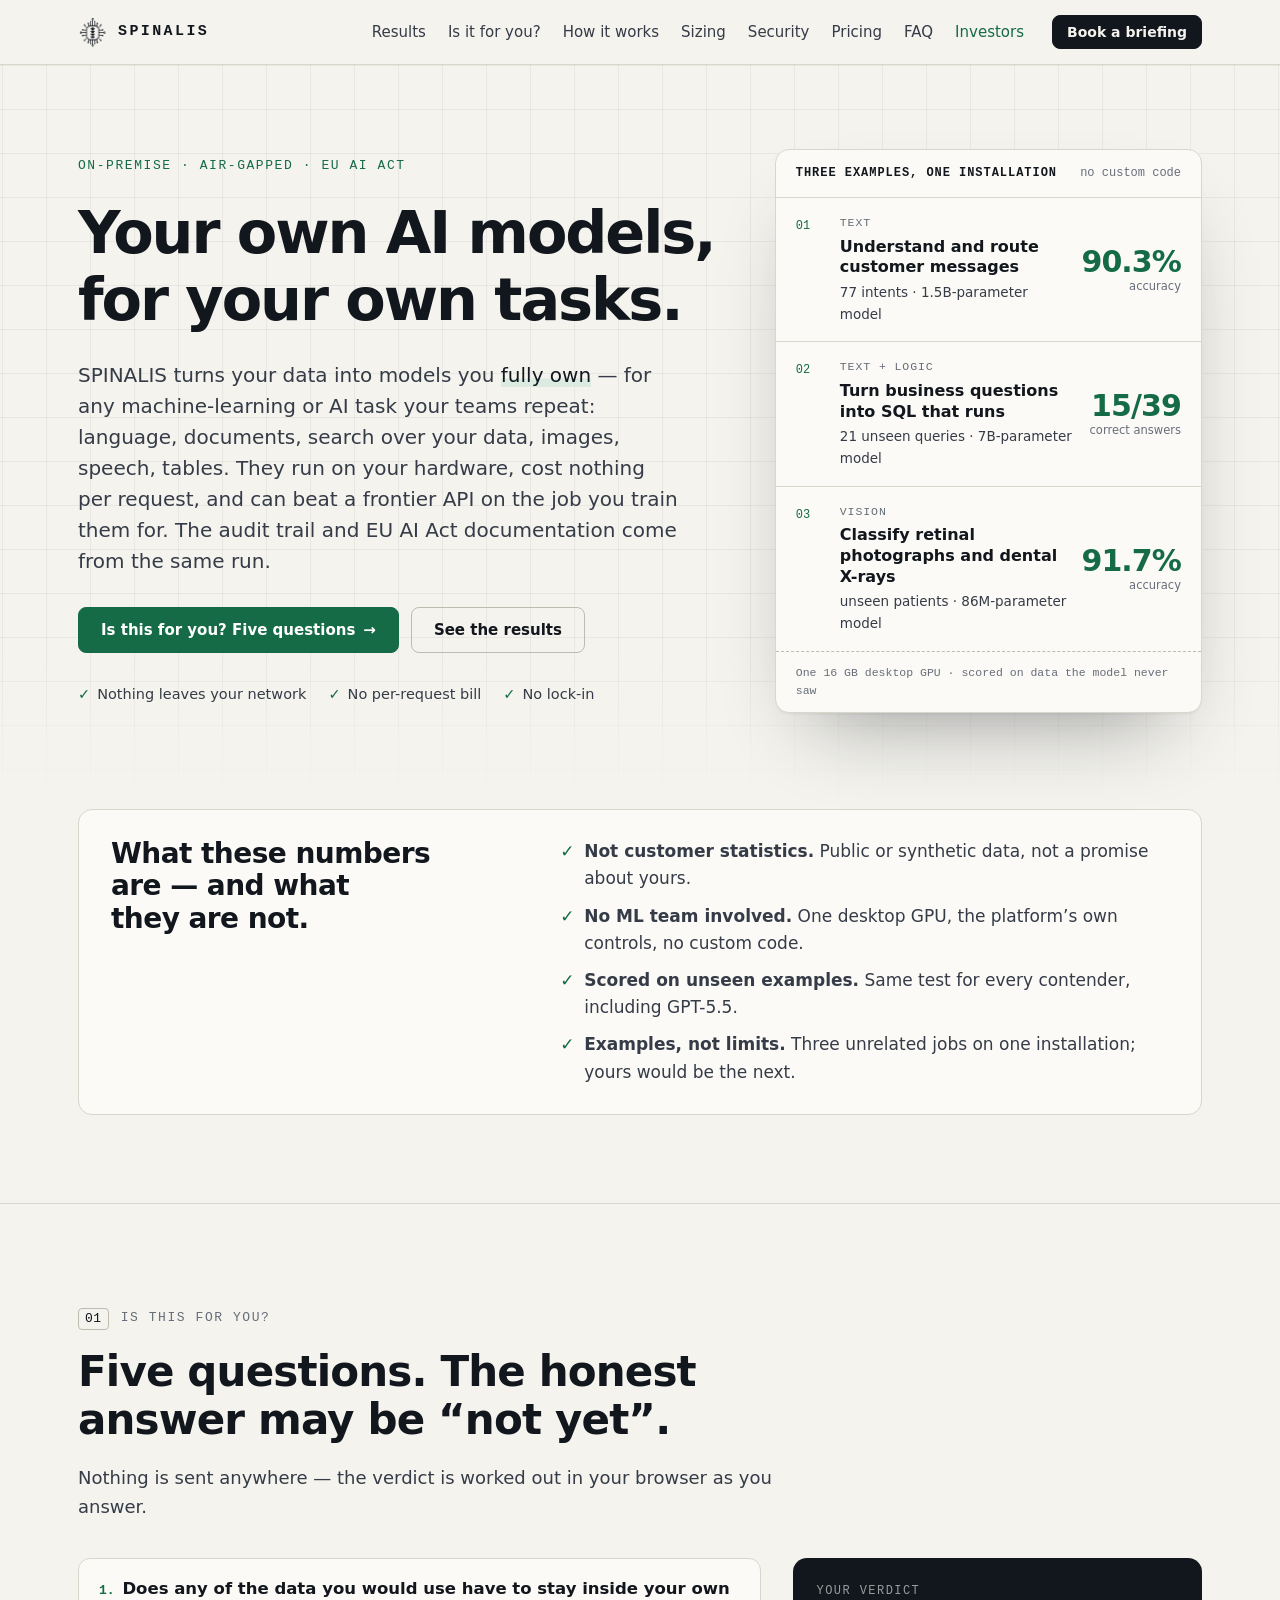
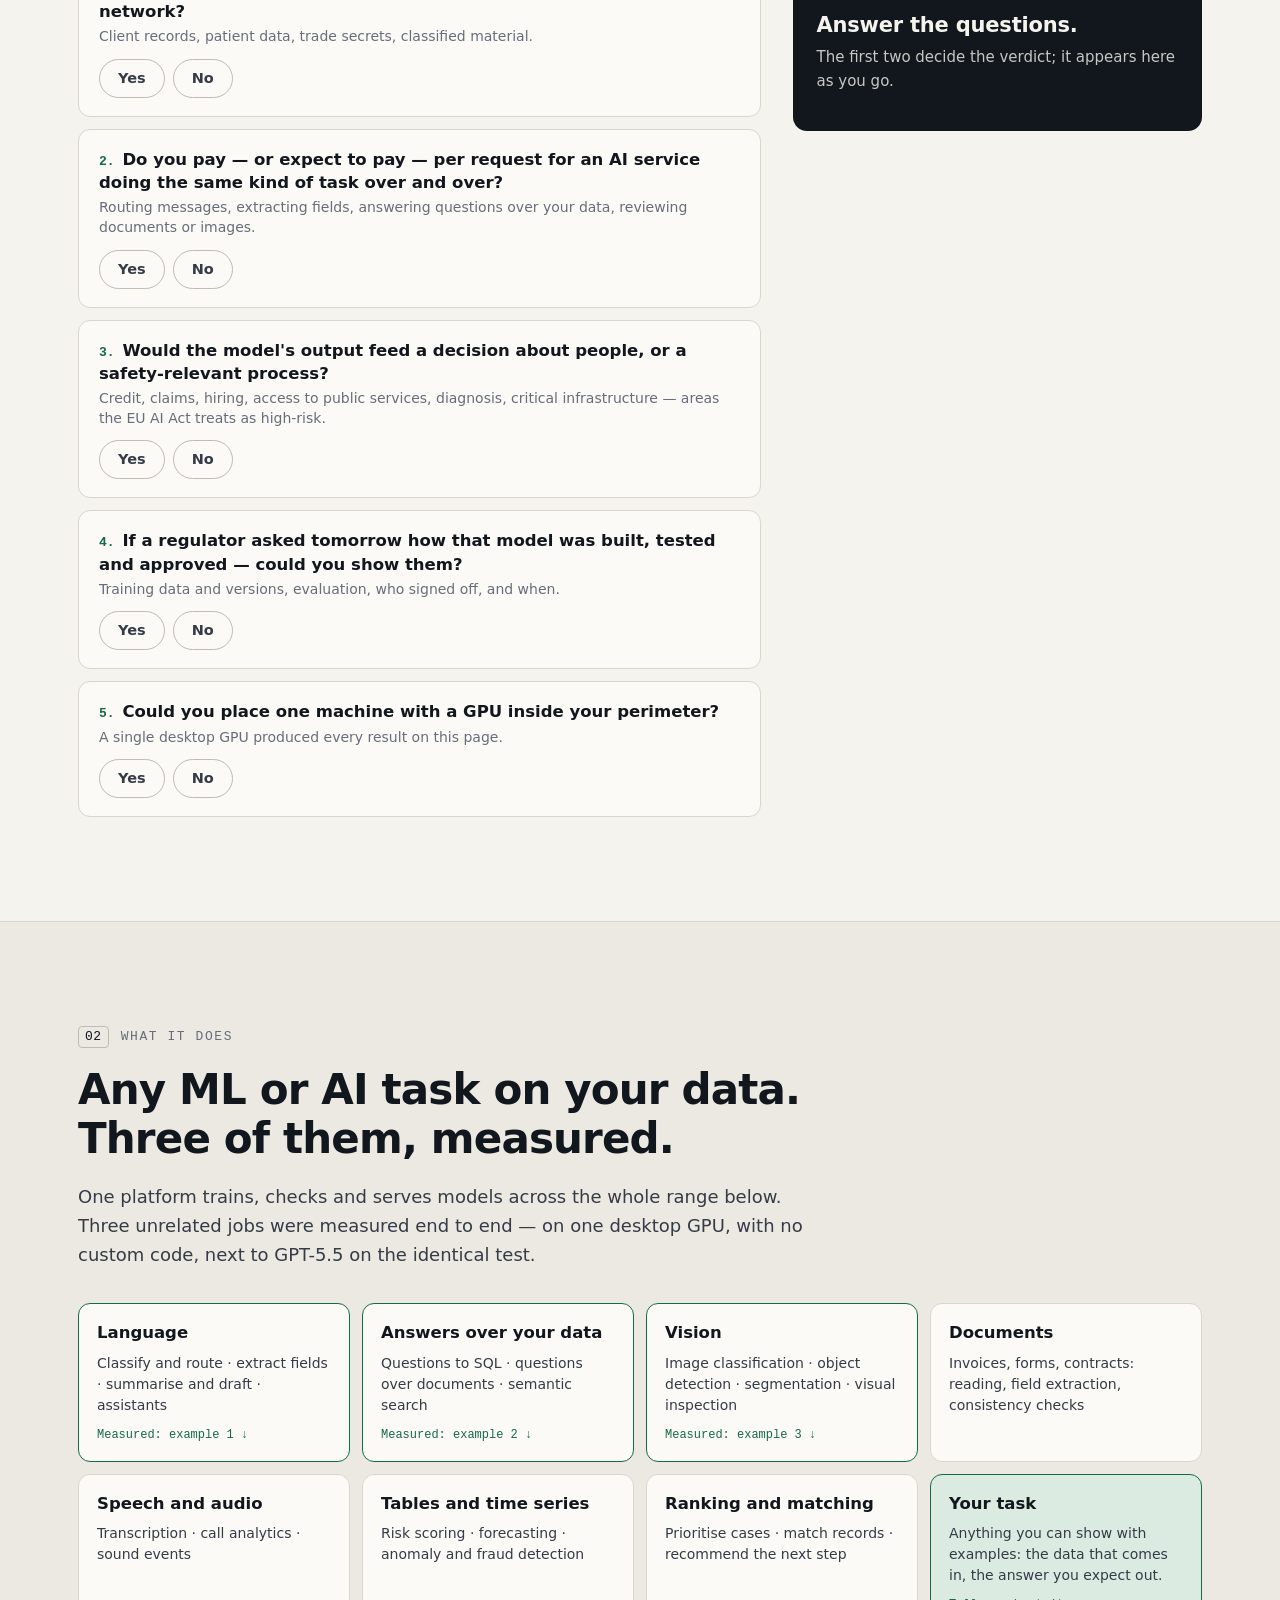
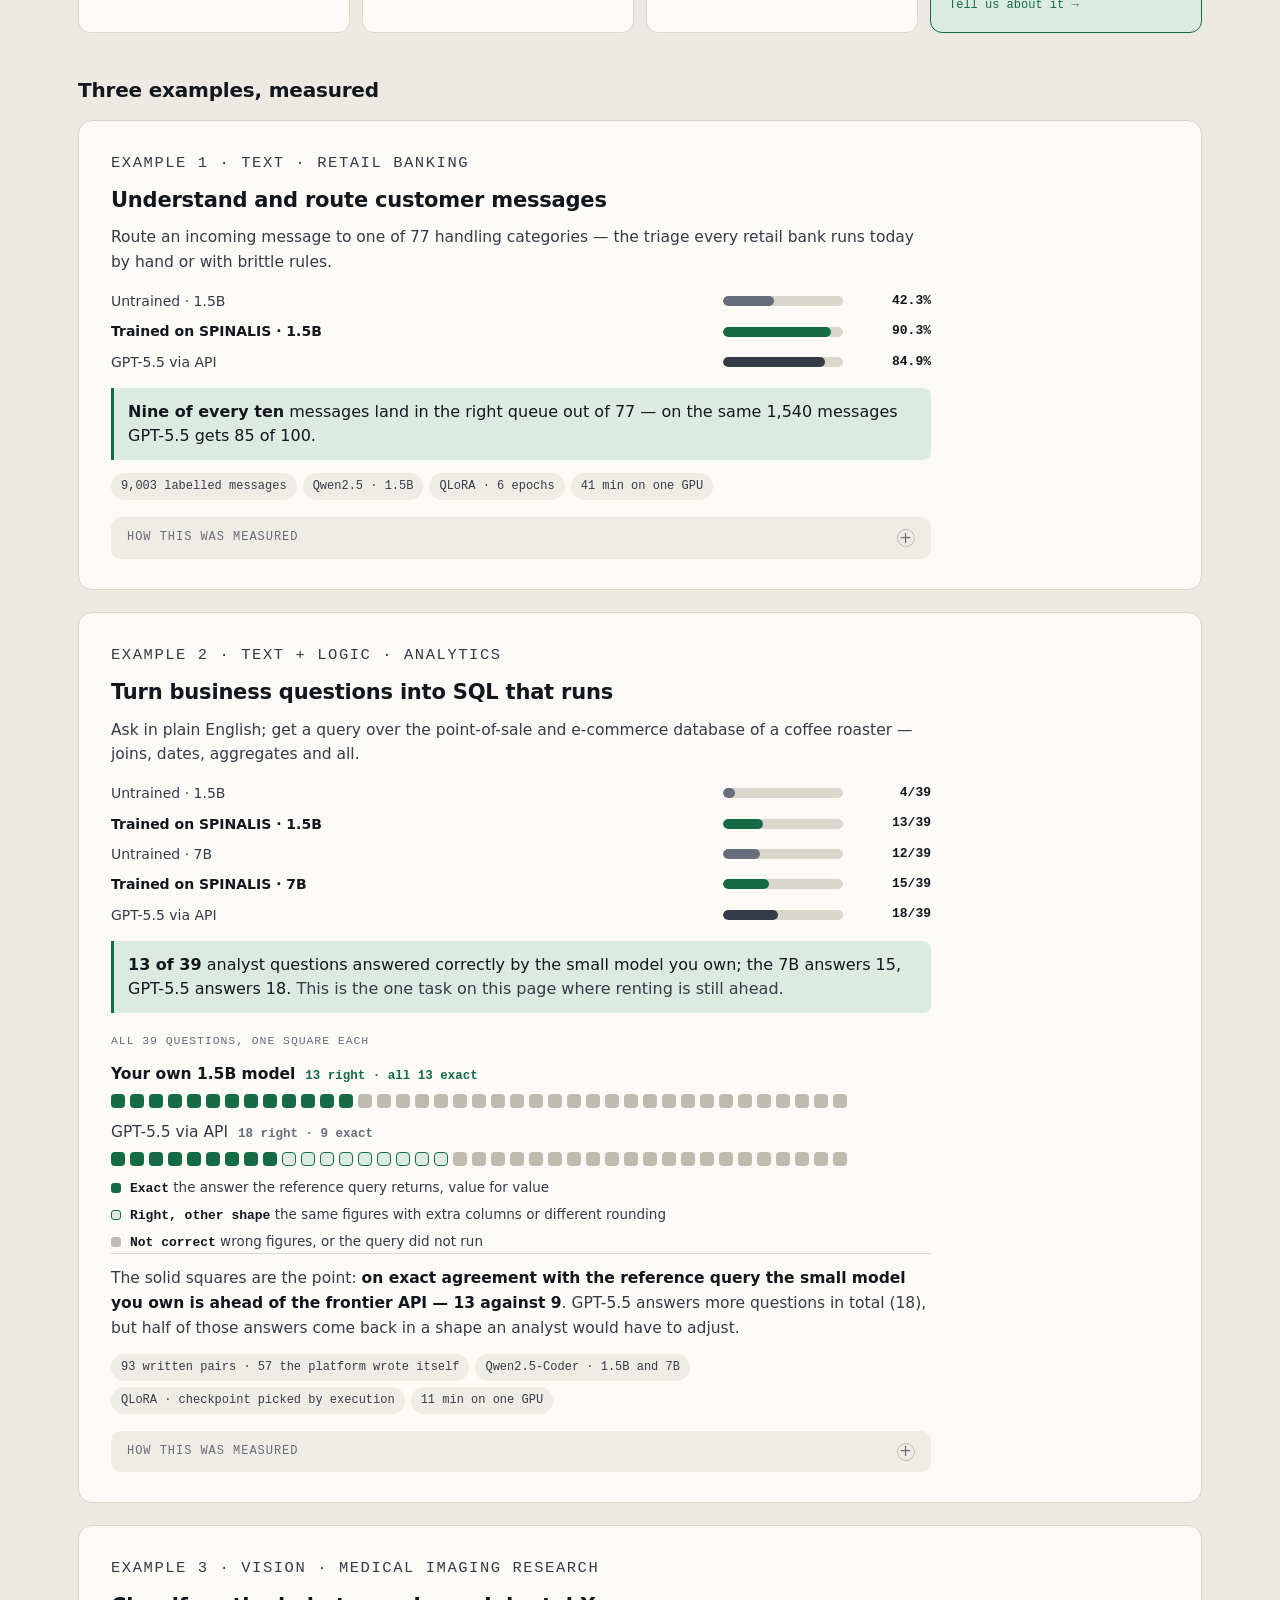
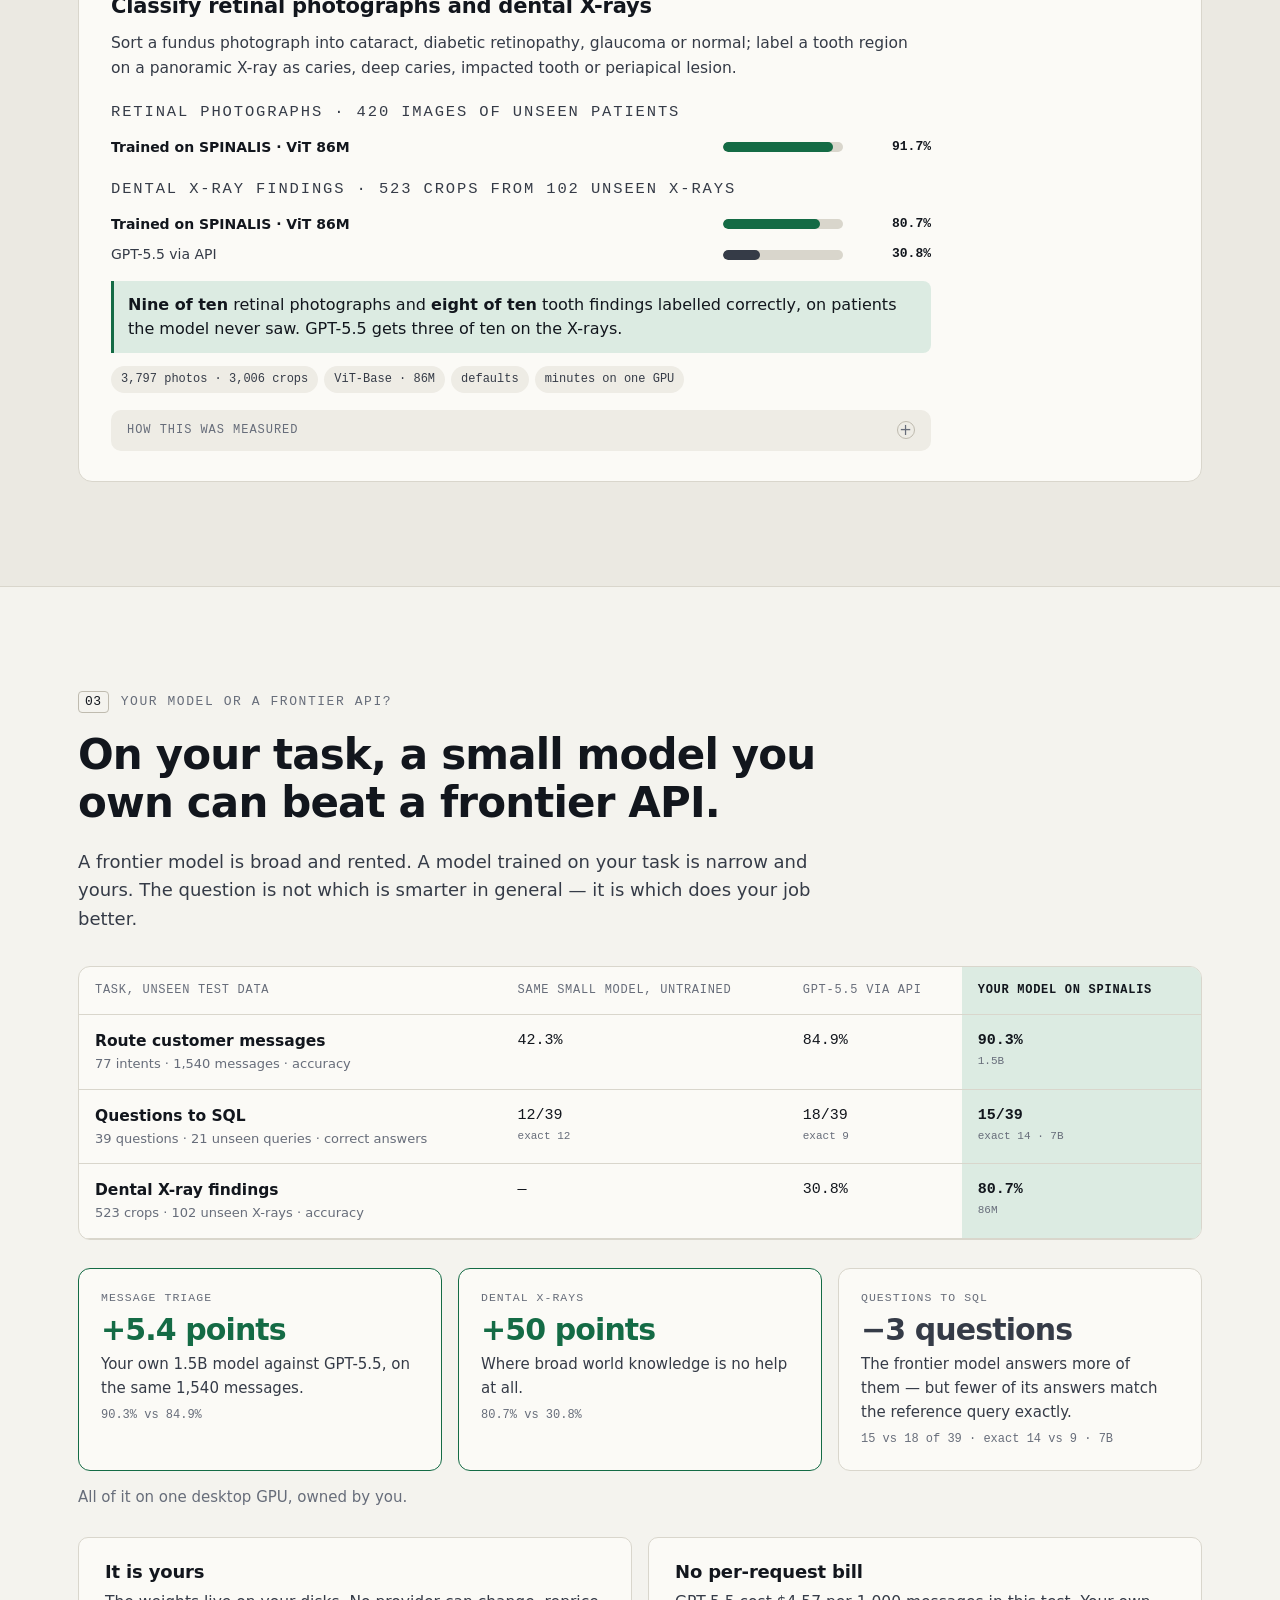
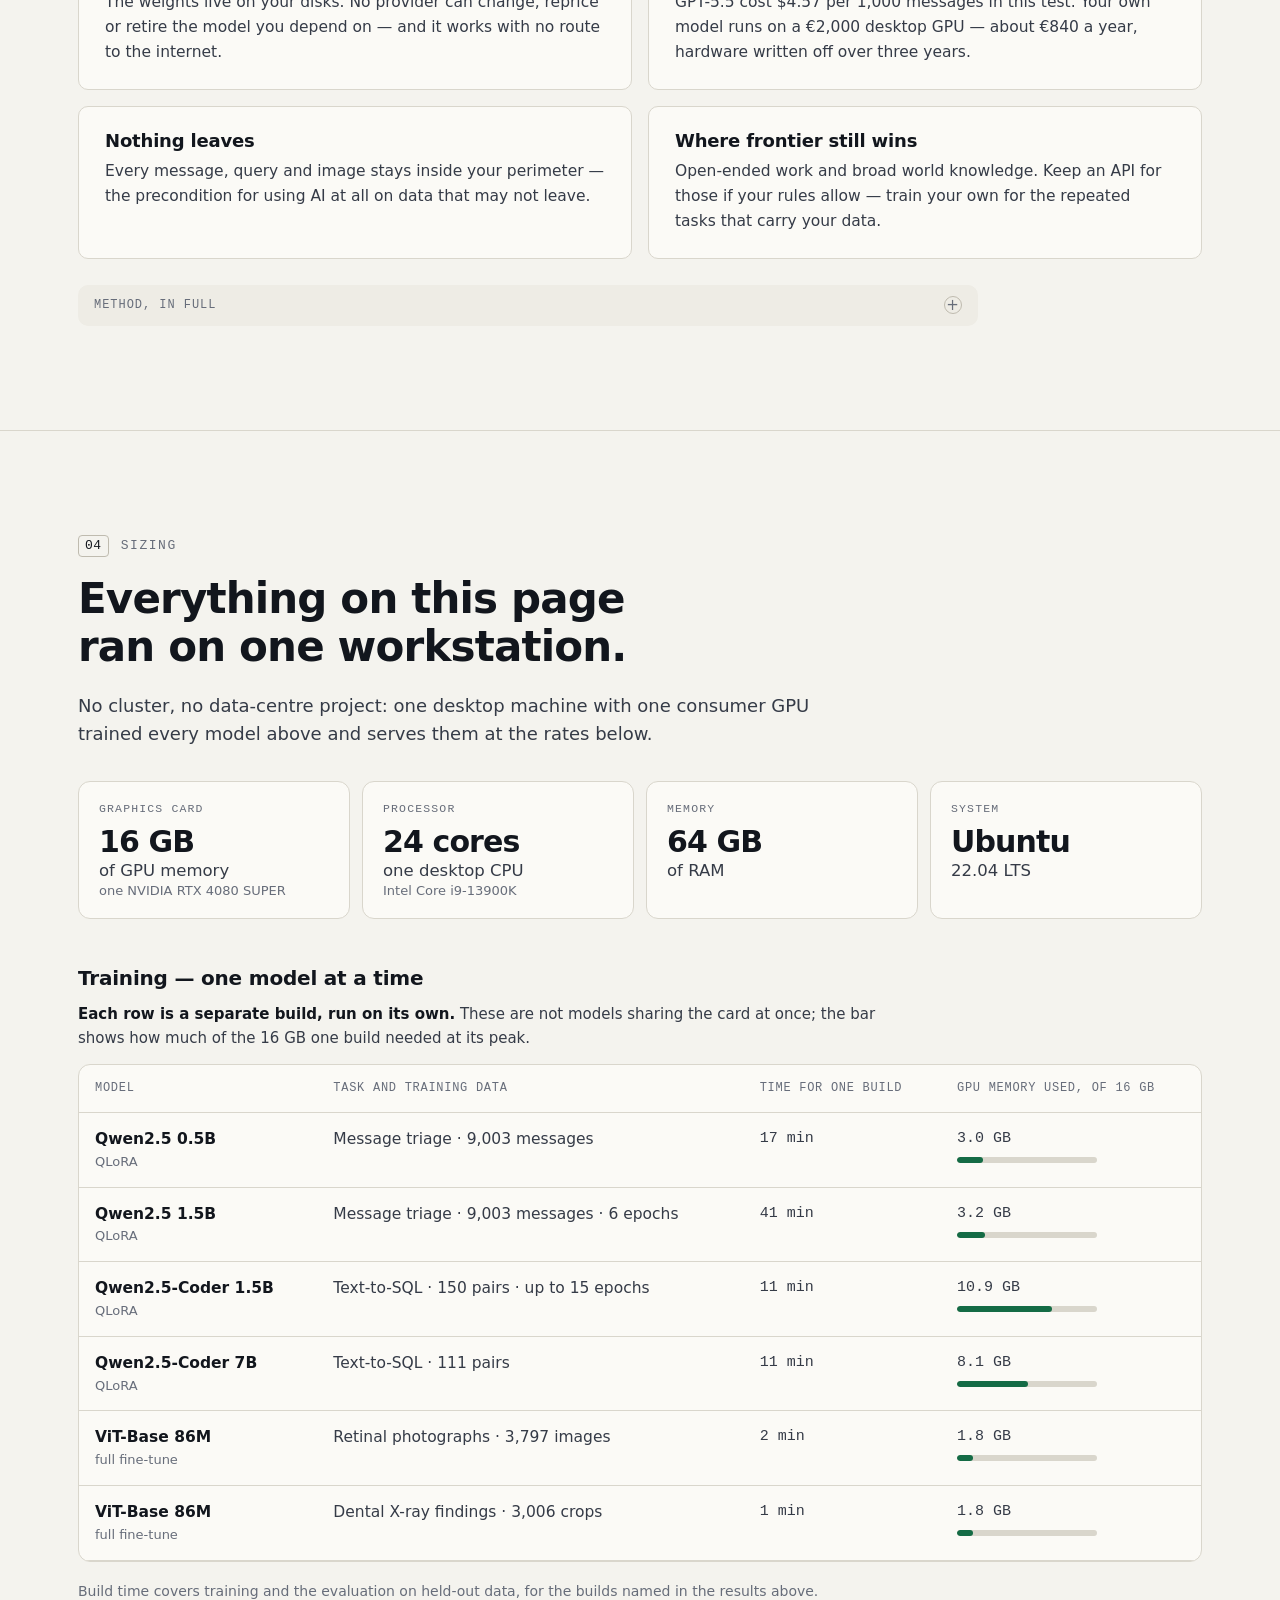
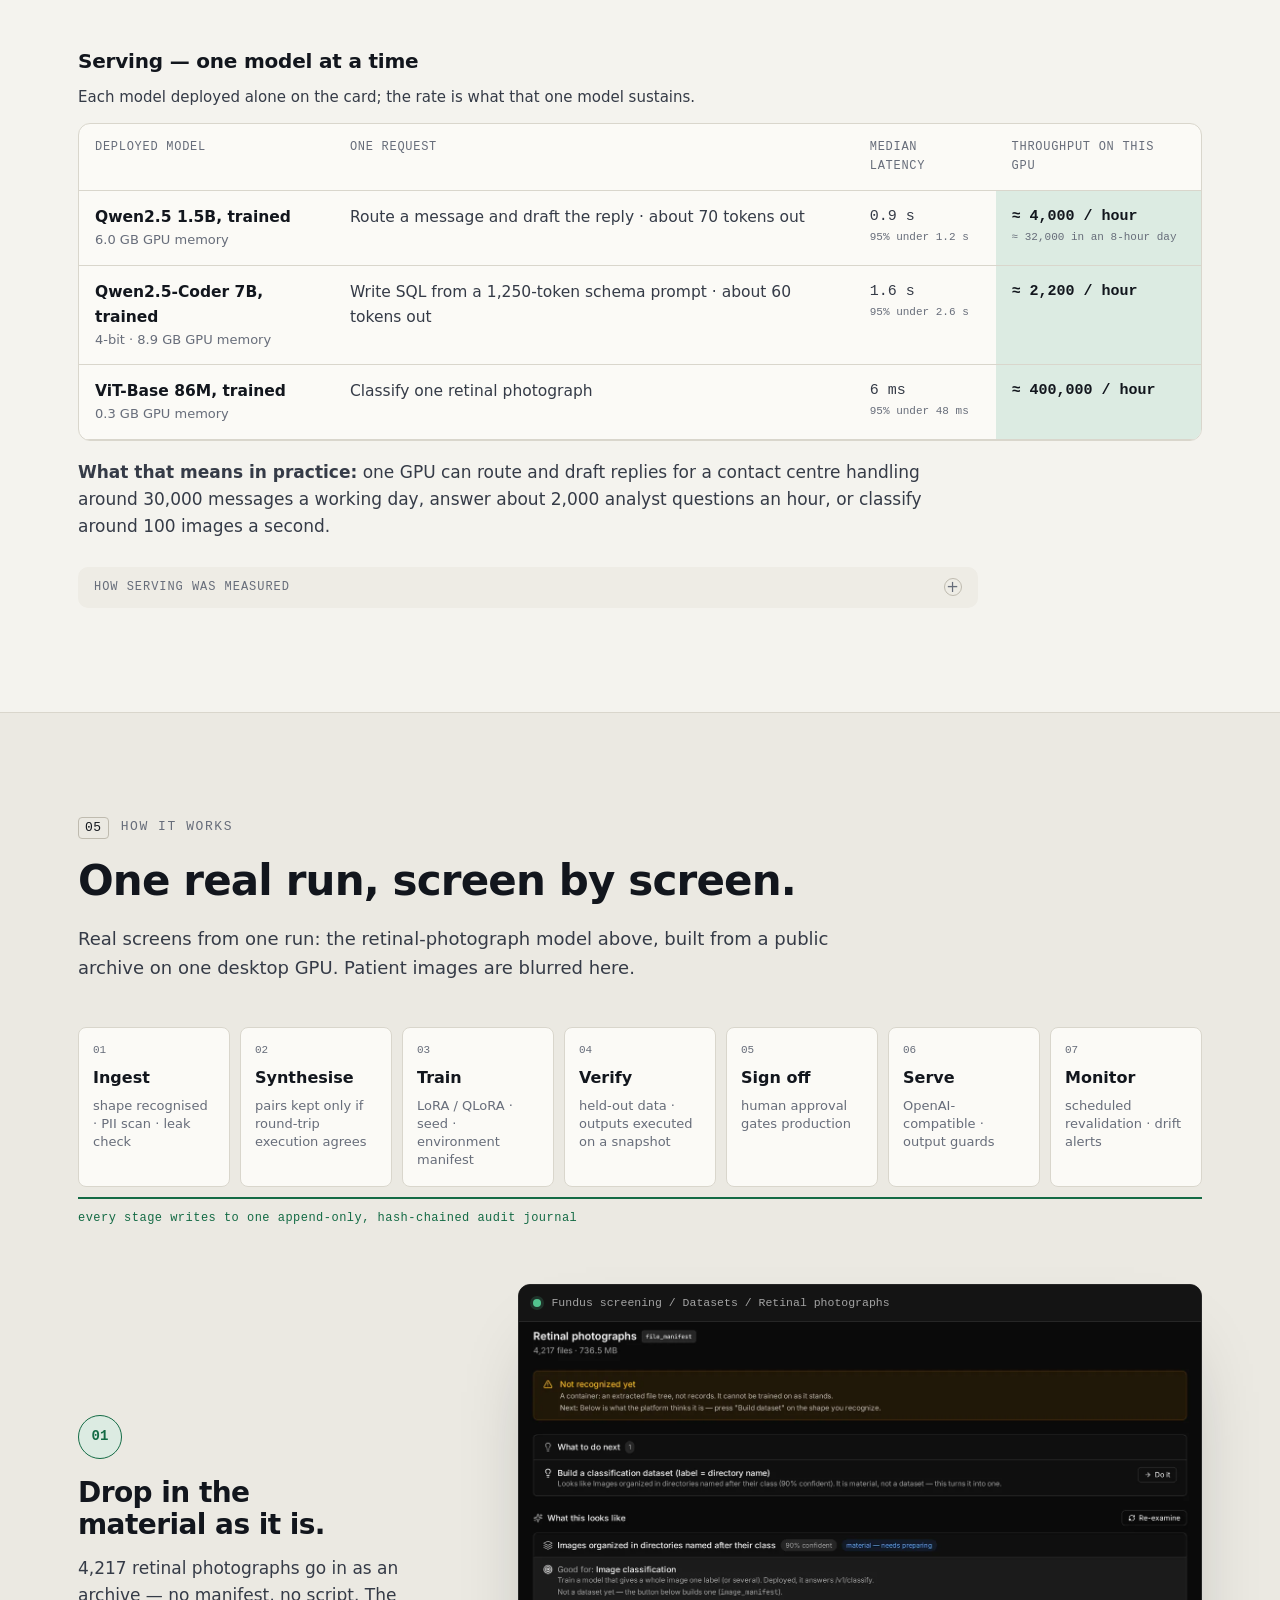
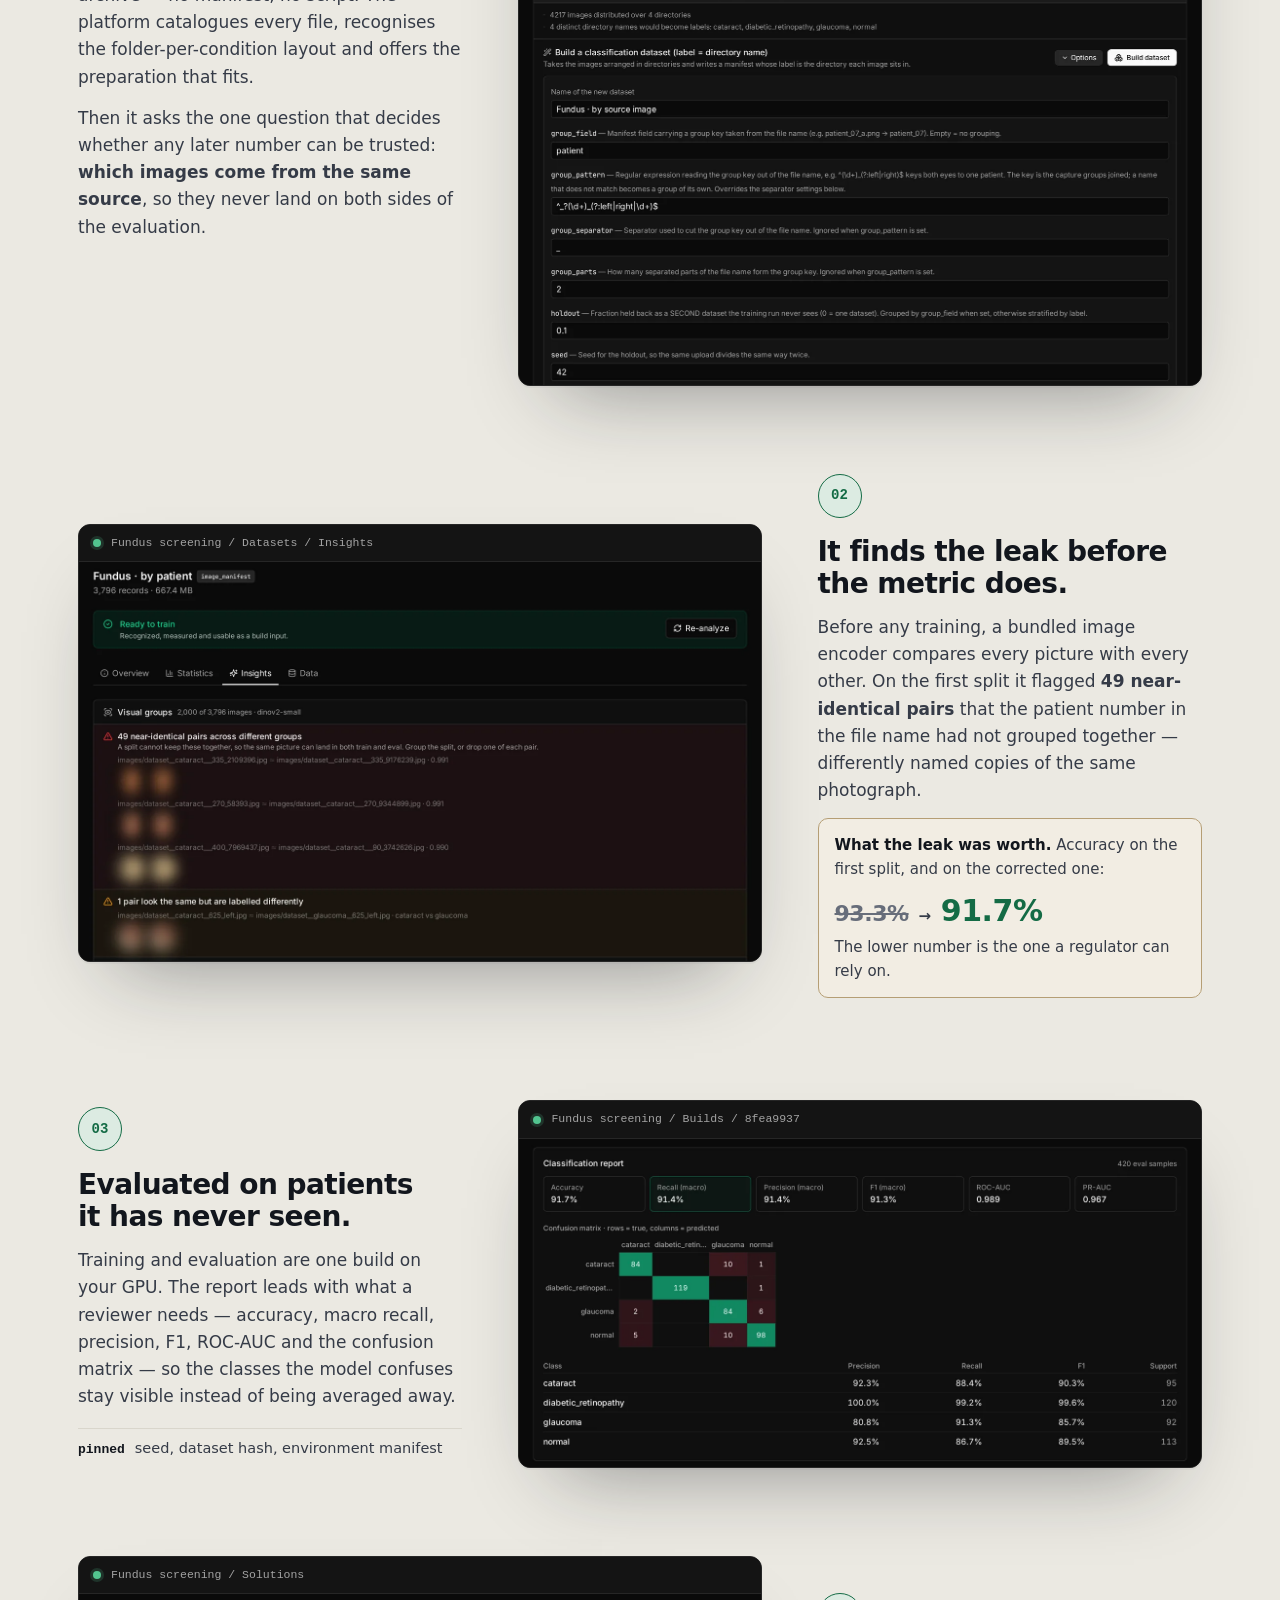
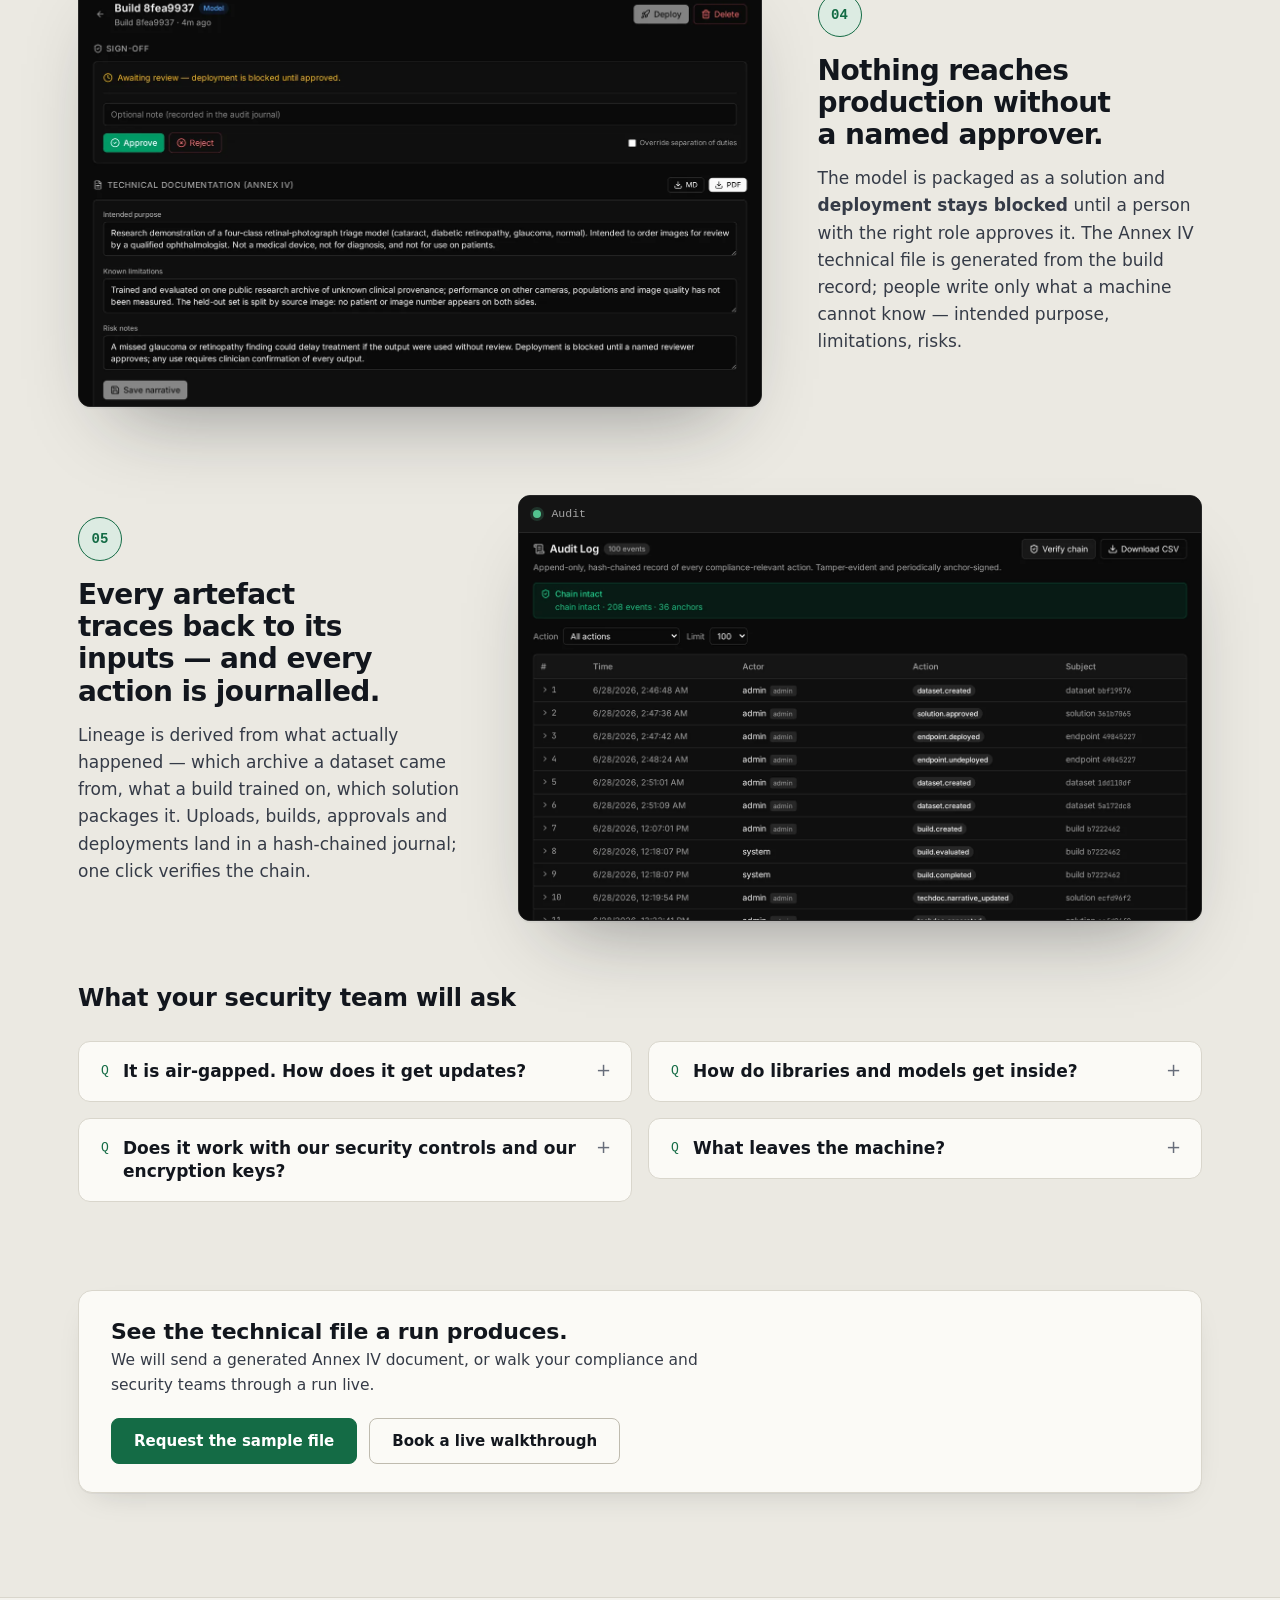
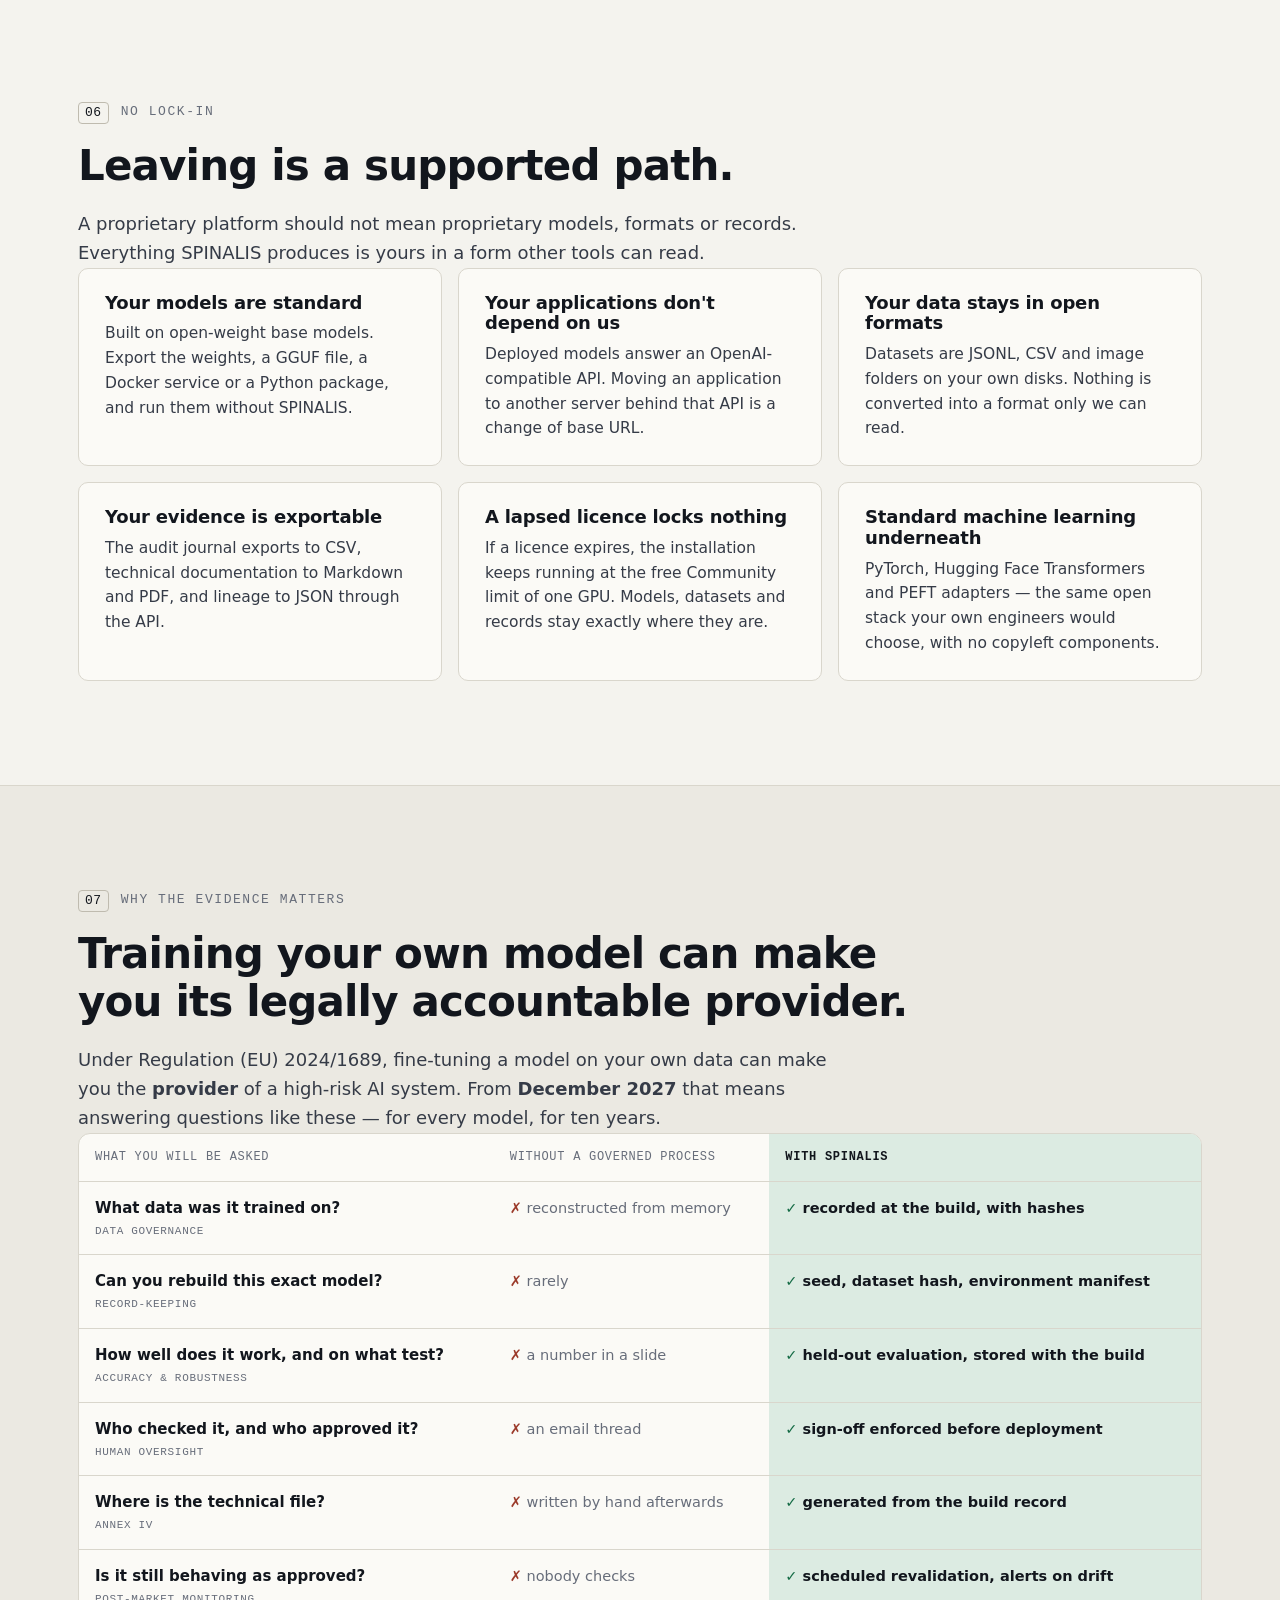
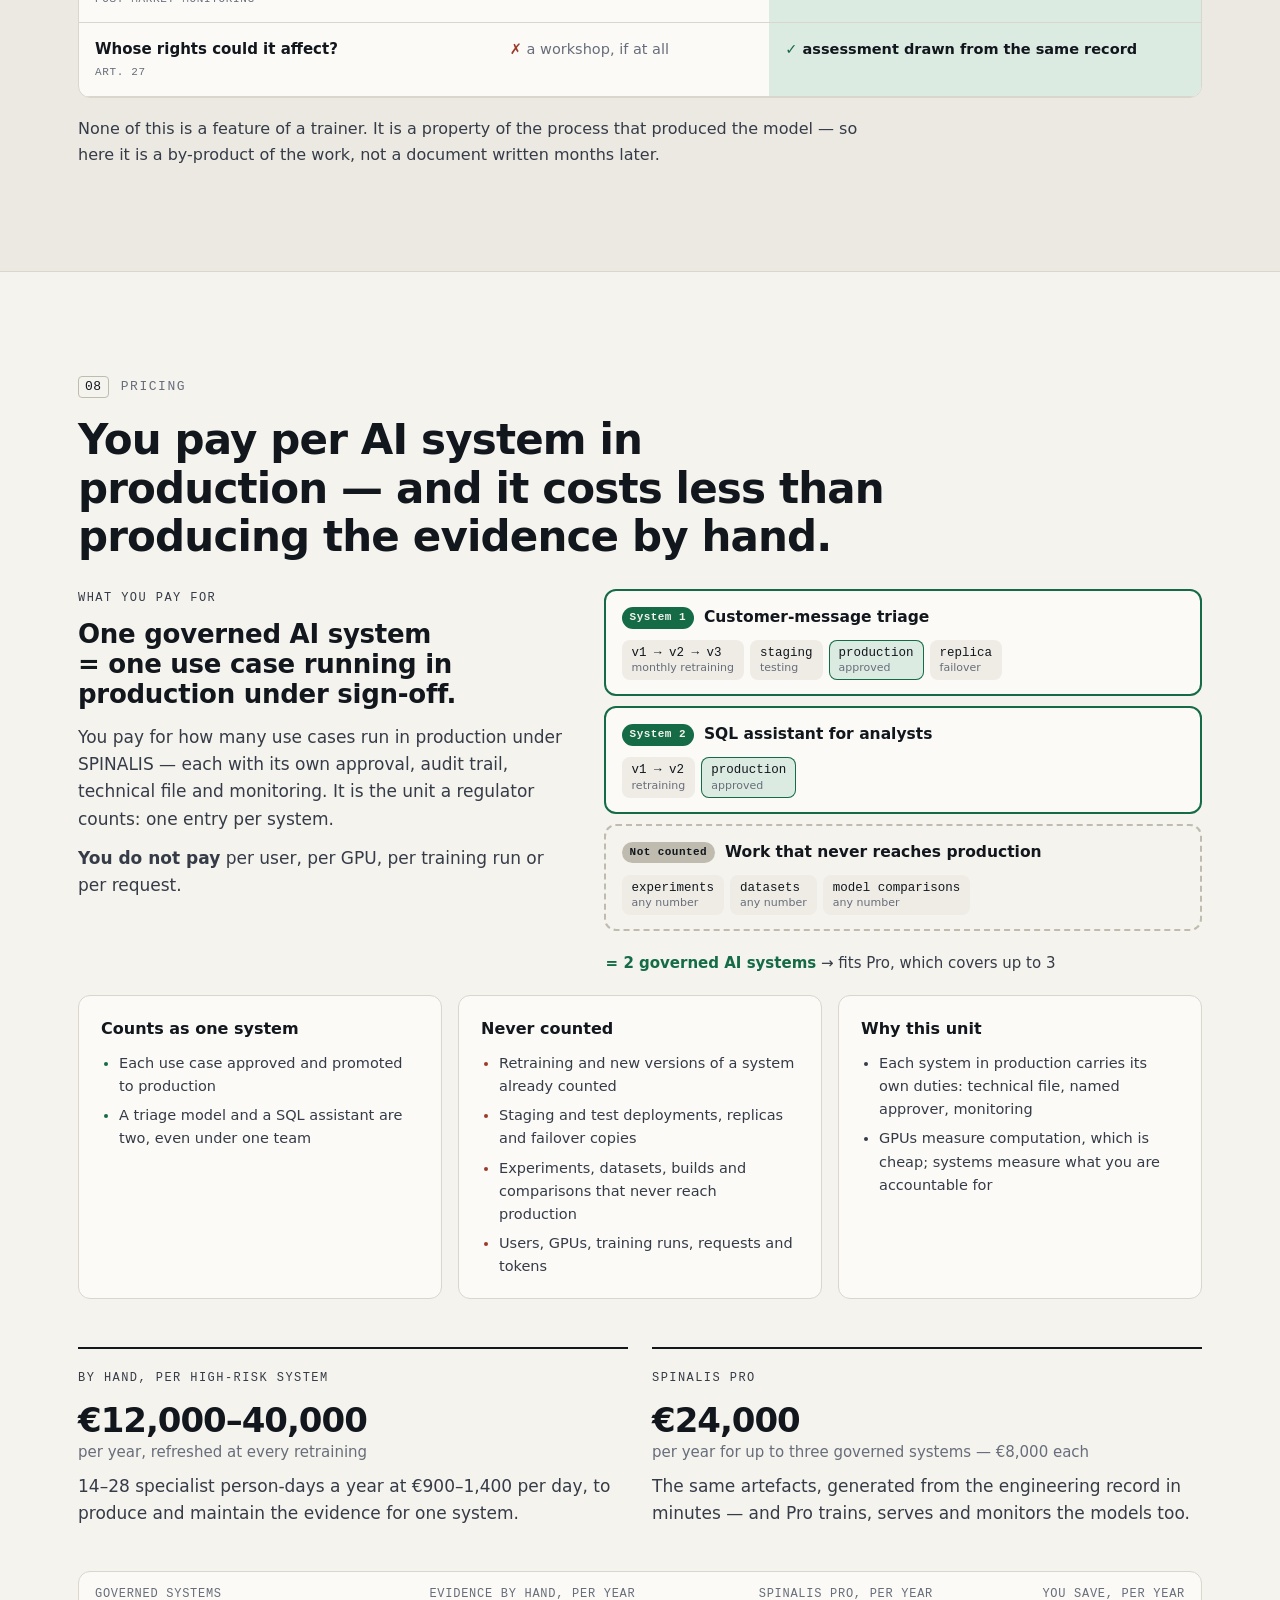
<file: index.html>
<!DOCTYPE html>
<html lang="en">
<head>
<meta charset="utf-8">
<meta name="viewport" content="width=device-width, initial-scale=1">
<title>SPINALIS — Your own AI models, on your own hardware</title>
<meta name="description" content="One platform to train AI models you fully own, for any ML or AI task on your data, on your own hardware — air-gapped, with the audit trail and EU AI Act documentation from the same run.">
<meta name="color-scheme" content="light dark">
<meta property="og:type" content="website">
<meta property="og:title" content="SPINALIS — Your own AI models, on your own hardware">
<meta property="og:description" content="AI models you own, for any ML or AI task, trained on-premise — with three worked examples compared with a frontier API on the same tests.">
<meta property="og:image" content="assets/og-image.png">
<link rel="icon" type="image/png" sizes="32x32" href="assets/favicon-32.png">
<link rel="apple-touch-icon" href="assets/apple-touch-icon.png">
<link rel="stylesheet" href="assets/style.css">
</head>
<body>
<a class="skip" href="#main">Skip to content</a>

<header class="site-header">
  <div class="wrap header-row">
    <a class="brand" href="#top" aria-label="SPINALIS home">
      <span class="mark" aria-hidden="true"></span>
      <span class="wordmark">SPINALIS</span>
    </a>
    <nav class="nav" aria-label="Sections">
      <a href="#results">Results</a>
      <a href="#fit">Is it for you?</a>
      <a href="#how">How it works</a>
      <a href="#sizing">Sizing</a>
      <a href="#security">Security</a>
      <a href="#pricing">Pricing</a>
      <a href="#faq">FAQ</a>
      <a class="nav-inv" href="investors.html">Investors</a>
    </nav>
    <a class="btn btn-small" href="mailto:k.khrimpach@gmail.com?subject=Briefing%20request">Book a briefing</a>
  </div>
</header>

<main id="main">

<!-- ============================== HERO ============================== -->
<section class="hero" id="top">
  <div class="wrap hero-grid">
    <div class="hero-copy">
      <p class="eyebrow">On-premise&nbsp;· Air-gapped&nbsp;· EU AI Act</p>
      <h1>Your own AI models, for your own tasks.</h1>
      <p class="lead">SPINALIS turns your data into models you <em>fully own</em>&nbsp;— for any machine-learning or AI task your teams repeat: language, documents, search over your data, images, speech, tables. They run on your hardware, cost nothing per request, and can beat a frontier API on the job you train them for. The audit trail and EU AI Act documentation come from the same run.</p>
      <div class="cta-row">
        <a class="btn btn-accent" href="#fit">Is this for you? Five questions <span class="arr" aria-hidden="true">→</span></a>
        <a class="btn btn-ghost" href="#results">See the results</a>
      </div>
      <ul class="hero-points">
        <li>Nothing leaves your network</li>
        <li>No per-request bill</li>
        <li>No lock-in</li>
      </ul>
    </div>

    <figure class="ladder" aria-label="Three example tasks, reproduced on the platform">
      <figcaption class="ladder-head"><span>Three examples, one installation</span><span>no custom code</span></figcaption>
      <ol>
        <li>
          <span class="rung-kind">Text</span>
          <span class="rung-task">Understand and route customer messages</span>
          <span class="rung-detail">77 intents · 1.5B-parameter model</span>
          <span class="rung-num">90.3%<small>accuracy</small></span>
        </li>
        <li>
          <span class="rung-kind">Text + logic</span>
          <span class="rung-task">Turn business questions into SQL that runs</span>
          <span class="rung-detail">21 unseen queries · 7B-parameter model</span>
          <span class="rung-num">15/39<small>correct answers</small></span>
        </li>
        <li>
          <span class="rung-kind">Vision</span>
          <span class="rung-task">Classify retinal photographs and dental X-rays</span>
          <span class="rung-detail">unseen patients · 86M-parameter model</span>
          <span class="rung-num">91.7%<small>accuracy</small></span>
        </li>
      </ol>
      <p class="ladder-foot">One 16&nbsp;GB desktop GPU · scored on data the model never saw</p>
    </figure>
  </div>
</section>

<!-- ============================== WHAT THE NUMBERS ARE ============================== -->
<section class="proof" aria-labelledby="numbers-title">
  <div class="wrap">
    <div class="numbers-note">
      <h2 id="numbers-title">What these numbers are&nbsp;— and what they are not.</h2>
      <ul>
        <li><strong>Not customer statistics.</strong> Public or synthetic data, not a promise about yours.</li>
        <li><strong>No ML team involved.</strong> One desktop GPU, the platform&rsquo;s own controls, no custom code.</li>
        <li><strong>Scored on unseen examples.</strong> Same test for every contender, including GPT-5.5.</li>
        <li><strong>Examples, not limits.</strong> Three unrelated jobs on one installation; yours would be the next.</li>
      </ul>
    </div>
  </div>
</section>

<!-- ============================== 01 FIT CHECK ============================== -->
<section class="section" id="fit">
  <div class="wrap">
    <p class="kicker"><span>01</span>Is this for you?</p>
    <h2>Five questions. The honest answer may be &ldquo;not yet&rdquo;.</h2>
    <p class="prose narrow section-lead">Nothing is sent anywhere&nbsp;— the verdict is worked out in your browser as you answer.</p>

    <div class="fit">
      <ol class="fit-qs">
        <li><fieldset>
          <legend>Does any of the data you would use have to stay inside your own network?<span class="why">Client records, patient data, trade secrets, classified material.</span></legend>
          <div class="choice"><input type="radio" name="q1" id="q1y"><label for="q1y">Yes</label><input type="radio" name="q1" id="q1n"><label for="q1n">No</label></div>
        </fieldset></li>
        <li><fieldset>
          <legend>Do you pay&nbsp;— or expect to pay&nbsp;— per request for an AI service doing the same kind of task over and over?<span class="why">Routing messages, extracting fields, answering questions over your data, reviewing documents or images.</span></legend>
          <div class="choice"><input type="radio" name="q2" id="q2y"><label for="q2y">Yes</label><input type="radio" name="q2" id="q2n"><label for="q2n">No</label></div>
        </fieldset></li>
        <li><fieldset>
          <legend>Would the model's output feed a decision about people, or a safety-relevant process?<span class="why">Credit, claims, hiring, access to public services, diagnosis, critical infrastructure&nbsp;— areas the EU AI Act treats as high-risk.</span></legend>
          <div class="choice"><input type="radio" name="q3" id="q3y"><label for="q3y">Yes</label><input type="radio" name="q3" id="q3n"><label for="q3n">No</label></div>
        </fieldset></li>
        <li><fieldset>
          <legend>If a regulator asked tomorrow how that model was built, tested and approved&nbsp;— could you show them?<span class="why">Training data and versions, evaluation, who signed off, and when.</span></legend>
          <div class="choice"><input type="radio" name="q4" id="q4y"><label for="q4y">Yes</label><input type="radio" name="q4" id="q4n"><label for="q4n">No</label></div>
        </fieldset></li>
        <li><fieldset>
          <legend>Could you place one machine with a GPU inside your perimeter?<span class="why">A single desktop GPU produced every result on this page.</span></legend>
          <div class="choice"><input type="radio" name="q5" id="q5y"><label for="q5y">Yes</label><input type="radio" name="q5" id="q5n"><label for="q5n">No</label></div>
        </fieldset></li>
      </ol>

      <div class="verdict-box" aria-live="polite">
        <p class="small-head">Your verdict</p>
        <div class="v v-wait"><h3>Answer the questions.</h3><p>The first two decide the verdict; it appears here as you go.</p></div>
        <div class="v v-strong">
          <h3>You are exactly who SPINALIS is for.</h3>
          <p>Private data, decisions that must be explained, and evidence you would otherwise write by hand. That combination is what the platform was built around.</p>
          <a class="btn btn-accent" href="#partners">Start with one model <span class="arr" aria-hidden="true">→</span></a>
        </div>
        <div class="v v-good">
          <h3>You would own the model instead of renting one.</h3>
          <p>Nothing leaves your network and there is no per-request bill. The evidence layer is already in place for the day regulation reaches your use case.</p>
          <a class="btn btn-accent" href="#results">See what it reproduces <span class="arr" aria-hidden="true">→</span></a>
        </div>
        <div class="v v-next-q2">
          <h3>Your data may leave&nbsp;— so it comes down to cost.</h3>
          <p>Answer question&nbsp;2: if you pay per request for the same task over and over, owning the model usually wins.</p>
        </div>
        <div class="v v-next-q1">
          <h3>No per-request bill to save&nbsp;— so it comes down to your data.</h3>
          <p>Answer question&nbsp;1: if any of it has to stay inside your network, that alone makes the case.</p>
        </div>
        <div class="v v-none">
          <h3>An API service is probably the simpler choice today.</h3>
          <p>If nothing has to stay inside and nothing is paid per request, keep it simple. Come back when data rules or volumes change the equation.</p>
        </div>
        <div class="v v-gpu"><p><strong>No GPU inside yet?</strong> One desktop-class card ran every result on this page; we can advise on hardware.</p></div>
      </div>
    </div>
    <p class="fit-fallback">Short version: <strong>yes to 1</strong> plus yes to 3 or no to 4 &rarr; built for you. <strong>Yes to 1 or 2 alone</strong> &rarr; you gain ownership and lose the per-request bill. <strong>No to both</strong> &rarr; an API service is simpler for now.</p>
  </div>
</section>

<!-- ============================== 02 RESULTS: RANGE ============================== -->
<section class="section section-band" id="results">
  <div class="wrap">
    <p class="kicker"><span>02</span>What it does</p>
    <h2>Any ML or AI task on your data. Three of them, measured.</h2>
    <p class="prose narrow section-lead">One platform trains, checks and serves models across the whole range below. Three unrelated jobs were measured end to end&nbsp;— on one desktop GPU, with no custom code, next to GPT-5.5 on the identical test.</p>

    <ul class="tasks">
      <li class="measured"><p class="t-kind">Language</p><p class="t-jobs">Classify and route · extract fields · summarise and draft · assistants</p><a class="t-proof" href="#demo-text">Measured: example 1 ↓</a></li>
      <li class="measured"><p class="t-kind">Answers over your data</p><p class="t-jobs">Questions to SQL · questions over documents · semantic search</p><a class="t-proof" href="#demo-sql">Measured: example 2 ↓</a></li>
      <li class="measured"><p class="t-kind">Vision</p><p class="t-jobs">Image classification · object detection · segmentation · visual inspection</p><a class="t-proof" href="#demo-vision">Measured: example 3 ↓</a></li>
      <li><p class="t-kind">Documents</p><p class="t-jobs">Invoices, forms, contracts: reading, field extraction, consistency checks</p></li>
      <li><p class="t-kind">Speech and audio</p><p class="t-jobs">Transcription · call analytics · sound events</p></li>
      <li><p class="t-kind">Tables and time series</p><p class="t-jobs">Risk scoring · forecasting · anomaly and fraud detection</p></li>
      <li><p class="t-kind">Ranking and matching</p><p class="t-jobs">Prioritise cases · match records · recommend the next step</p></li>
      <li class="yours"><p class="t-kind">Your task</p><p class="t-jobs">Anything you can show with examples: the data that comes in, the answer you expect out.</p><a class="t-proof" href="#contact">Tell us about it →</a></li>
    </ul>

    <h3 class="sub-h examples-h">Three examples, measured</h3>

    <div class="demos demos-3">
      <article class="demo" id="demo-text">
        <div class="demo-body">
          <p class="demo-domain">Example 1 · Text · retail banking</p>
          <h3>Understand and route customer messages</h3>
          <p>Route an incoming message to one of 77 handling categories&nbsp;— the triage every retail bank runs today by hand or with brittle rules.</p>
          <ul class="scoreline" title="Accuracy on 1,540 unseen messages">
            <li class="base"><span>Untrained · 1.5B</span><span class="track"><span class="fill w423"></span></span><b>42.3%</b></li>
            <li class="ours"><span>Trained on SPINALIS · 1.5B</span><span class="track"><span class="fill w903"></span></span><b>90.3%</b></li>
            <li class="frontier"><span>GPT-5.5 via API</span><span class="track"><span class="fill w849"></span></span><b>84.9%</b></li>
          </ul>
          <p class="plain"><strong>Nine of every ten</strong> messages land in the right queue out of 77&nbsp;— on the same 1,540 messages GPT-5.5 gets 85 of 100.</p>
          <ul class="effort">
            <li>9,003 labelled messages</li><li>Qwen2.5 · 1.5B</li><li>QLoRA · 6 epochs</li><li>41 min on one GPU</li>
          </ul>
          <details class="means">
            <summary>How this was measured</summary>
            <ul>
              <li>1,540 messages&nbsp;— 20 per intent&nbsp;— from the public Banking77 test set (CC-BY-4.0), the same messages for every contender; on all 3,080 the trained 1.5B model scores 90.0%</li>
              <li>The untrained model and GPT-5.5 were given the full list of 77 intents; the trained model learned them from examples</li>
              <li>Correct means the exact intent; the trained model also drafts a first reply</li>
            </ul>
          </details>
        </div>
      </article>

      <article class="demo" id="demo-sql">
        <div class="demo-body">
          <p class="demo-domain">Example 2 · Text + logic · analytics</p>
          <h3>Turn business questions into SQL that runs</h3>
          <p>Ask in plain English; get a query over the point-of-sale and e-commerce database of a coffee roaster&nbsp;— joins, dates, aggregates and all.</p>
          <ul class="scoreline" title="Correct answers to 39 unseen questions">
            <li class="base"><span>Untrained · 1.5B</span><span class="track"><span class="fill w103"></span></span><b>4/39</b></li>
            <li class="ours"><span>Trained on SPINALIS · 1.5B</span><span class="track"><span class="fill w333"></span></span><b>13/39</b></li>
            <li class="base"><span>Untrained · 7B</span><span class="track"><span class="fill w308"></span></span><b>12/39</b></li>
            <li class="ours"><span>Trained on SPINALIS · 7B</span><span class="track"><span class="fill w385"></span></span><b>15/39</b></li>
            <li class="frontier"><span>GPT-5.5 via API</span><span class="track"><span class="fill w462"></span></span><b>18/39</b></li>
          </ul>
          <p class="plain"><strong>13 of 39</strong> analyst questions answered correctly by the small model you own; the 7B answers 15, GPT-5.5 answers 18. <em>This is the one task on this page where renting is still ahead.</em></p>

          <figure class="dots">
            <figcaption>All 39 questions, one square each</figcaption>
            <div class="dots-row ours">
              <p class="dots-who">Your own 1.5B model<b>13 right · all 13 exact</b></p>
              <ol>
                <li class="ok"></li><li class="ok"></li><li class="ok"></li><li class="ok"></li><li class="ok"></li><li class="ok"></li><li class="ok"></li><li class="ok"></li><li class="ok"></li><li class="ok"></li><li class="ok"></li><li class="ok"></li><li class="ok"></li><li class="miss"></li><li class="miss"></li><li class="miss"></li><li class="miss"></li><li class="miss"></li><li class="miss"></li><li class="miss"></li><li class="miss"></li><li class="miss"></li><li class="miss"></li><li class="miss"></li><li class="miss"></li><li class="miss"></li><li class="miss"></li><li class="miss"></li><li class="miss"></li><li class="miss"></li><li class="miss"></li><li class="miss"></li><li class="miss"></li><li class="miss"></li><li class="miss"></li><li class="miss"></li><li class="miss"></li><li class="miss"></li><li class="miss"></li>
              </ol>
            </div>
            <div class="dots-row ">
              <p class="dots-who">GPT-5.5 via API<b>18 right · 9 exact</b></p>
              <ol>
                <li class="ok"></li><li class="ok"></li><li class="ok"></li><li class="ok"></li><li class="ok"></li><li class="ok"></li><li class="ok"></li><li class="ok"></li><li class="ok"></li><li class="near"></li><li class="near"></li><li class="near"></li><li class="near"></li><li class="near"></li><li class="near"></li><li class="near"></li><li class="near"></li><li class="near"></li><li class="miss"></li><li class="miss"></li><li class="miss"></li><li class="miss"></li><li class="miss"></li><li class="miss"></li><li class="miss"></li><li class="miss"></li><li class="miss"></li><li class="miss"></li><li class="miss"></li><li class="miss"></li><li class="miss"></li><li class="miss"></li><li class="miss"></li><li class="miss"></li><li class="miss"></li><li class="miss"></li><li class="miss"></li><li class="miss"></li><li class="miss"></li>
              </ol>
            </div>
            <ul class="dots-legend">
              <li class="ok"><b>Exact</b> the answer the reference query returns, value for value</li>
              <li class="near"><b>Right, other shape</b> the same figures with extra columns or different rounding</li>
              <li class="miss"><b>Not correct</b> wrong figures, or the query did not run</li>
            </ul>
            <p class="dots-note">The solid squares are the point: <strong>on exact agreement with the reference query the small model you own is ahead of the frontier API&nbsp;— 13 against 9</strong>. GPT-5.5 answers more questions in total (18), but half of those answers come back in a shape an analyst would have to adjust.</p>
          </figure>

          <ul class="effort">
            <li>93 written pairs · 57 the platform wrote itself</li><li>Qwen2.5-Coder · 1.5B and 7B</li><li>QLoRA · checkpoint picked by execution</li><li>11 min on one GPU</li>
          </ul>
          <details class="means">
            <summary>How this was measured</summary>
            <ul>
              <li>39 questions about 21 queries that never appeared in training</li>
              <li>Of the 26 the small model got wrong: 12 queries ran and returned the wrong figures, 14 did not run at all</li>
              <li>Judged by running the SQL, never by text similarity. <strong>Correct answer</strong>: the same rows and values as the reference query, with extra columns and rounding forgiven. <strong>Exact</strong>: the identical result, the platform's own rule</li>
              <li>Every contender gets the same schema and question; &ldquo;today&rdquo; is pinned to the snapshot date for all of them</li>
              <li>The database is synthetic, modelled on a real business</li>
              <li>The 1.5B model also trains on 57 question–SQL pairs the platform wrote itself from the training queries, kept only where running the regenerated query reproduced the reference answer</li>
              <li>Its checkpoint is the one that answered the most held-out training questions correctly&nbsp;— measured by running the SQL during training, not by the loss; training stopped when that stopped improving</li>
              <li>The 7B model was trained on the 111 written pairs with the platform&rsquo;s defaults, keeping the default effective batch of 16 laid out as 1 × 16 so it fits a 16&nbsp;GB card</li>
            </ul>
          </details>
        </div>
      </article>

      <article class="demo" id="demo-vision">
        <div class="demo-body">
          <p class="demo-domain">Example 3 · Vision · medical imaging research</p>
          <h3>Classify retinal photographs and dental X-rays</h3>
          <p>Sort a fundus photograph into cataract, diabetic retinopathy, glaucoma or normal; label a tooth region on a panoramic X-ray as caries, deep caries, impacted tooth or periapical lesion.</p>
          <p class="small-head bars-head">Retinal photographs · 420 images of unseen patients</p>
          <ul class="scoreline" title="Retinal photographs">
            <li class="ours"><span>Trained on SPINALIS · ViT 86M</span><span class="track"><span class="fill w917"></span></span><b>91.7%</b></li>
          </ul>
          <p class="small-head bars-head">Dental X-ray findings · 523 crops from 102 unseen X-rays</p>
          <ul class="scoreline" title="Dental X-ray findings">
            <li class="ours"><span>Trained on SPINALIS · ViT 86M</span><span class="track"><span class="fill w807"></span></span><b>80.7%</b></li>
            <li class="frontier"><span>GPT-5.5 via API</span><span class="track"><span class="fill w308"></span></span><b>30.8%</b></li>
          </ul>
          <p class="plain"><strong>Nine of ten</strong> retinal photographs and <strong>eight of ten</strong> tooth findings labelled correctly, on patients the model never saw. GPT-5.5 gets three of ten on the X-rays.</p>
          <ul class="effort">
            <li>3,797 photos · 3,006 crops</li><li>ViT-Base · 86M</li><li>defaults</li><li>minutes on one GPU</li>
          </ul>
          <details class="means">
            <summary>How this was measured</summary>
            <ul>
              <li>Fundus split by source image: the platform caught copies of the same photograph on both sides of the first split, and the corrected number is lower (93.3% → 91.7%)</li>
              <li>Dental: macro-F1 69.3%, with two findings weak (deep caries 49.7%, periapical lesion 47.3%)&nbsp;— the report shows it, not just the average</li>
              <li>Public research datasets; not medical devices, no clinical claim; patient images are never shown</li>
            </ul>
          </details>
        </div>
      </article>
    </div>
  </div>
</section>

<!-- ============================== 03 FRONTIER ============================== -->
<section class="section" id="frontier">
  <div class="wrap">
    <p class="kicker"><span>03</span>Your model or a frontier API?</p>
    <h2>On your task, a small model you own can beat a frontier API.</h2>
    <p class="prose narrow section-lead">A frontier model is broad and rented. A model trained on your task is narrow and yours. The question is not which is smarter in general&nbsp;— it is which does your job better.</p>

    <div class="table-wrap">
      <table class="vs">
        <thead>
          <tr><th scope="col">Task, unseen test data</th><th scope="col">Same small model, untrained</th><th scope="col">GPT-5.5 via API</th><th scope="col" class="ours">Your model on SPINALIS</th></tr>
        </thead>
        <tbody>
          <tr><th scope="row">Route customer messages<small>77 intents · 1,540 messages · accuracy</small></th><td class="num" data-label="Same model, untrained">42.3%</td><td class="num" data-label="GPT-5.5 via API">84.9%</td><td class="num ours" data-label="Your model on SPINALIS">90.3% <small>1.5B</small></td></tr>
          <tr><th scope="row">Questions to SQL<small>39 questions · 21 unseen queries · correct answers</small></th><td class="num" data-label="Same model, untrained">12/39 <small>exact 12</small></td><td class="num" data-label="GPT-5.5 via API">18/39 <small>exact 9</small></td><td class="num ours" data-label="Your model on SPINALIS">15/39 <small>exact 14 · 7B</small></td></tr>
          <tr><th scope="row">Dental X-ray findings<small>523 crops · 102 unseen X-rays · accuracy</small></th><td class="num" data-label="Same model, untrained">—</td><td class="num" data-label="GPT-5.5 via API">30.8%</td><td class="num ours" data-label="Your model on SPINALIS">80.7% <small>86M</small></td></tr>
        </tbody>
      </table>
    </div>

    <div class="vcards">
      <div class="vcard win">
        <p class="v-task">Message triage</p>
        <p class="v-num">+5.4 points</p>
        <p class="v-say">Your own 1.5B model against GPT-5.5, on the same 1,540 messages.<span class="v-who">90.3% vs 84.9%</span></p>
      </div>
      <div class="vcard win">
        <p class="v-task">Dental X-rays</p>
        <p class="v-num">+50 points</p>
        <p class="v-say">Where broad world knowledge is no help at all.<span class="v-who">80.7% vs 30.8%</span></p>
      </div>
      <div class="vcard loss">
        <p class="v-task">Questions to SQL</p>
        <p class="v-num">&minus;3 questions</p>
        <p class="v-say">The frontier model answers more of them&nbsp;— but fewer of its answers match the reference query exactly.<span class="v-who">15 vs 18 of 39 · exact 14 vs 9 · 7B</span></p>
      </div>
    </div>
    <p class="vcards-foot">All of it on one desktop GPU, owned by you.</p>

    <div class="facts vs-facts">
      <div class="fact">
        <h3>It is yours</h3>
        <p>The weights live on your disks. No provider can change, reprice or retire the model you depend on&nbsp;— and it works with no route to the internet.</p>
      </div>
      <div class="fact">
        <h3>No per-request bill</h3>
        <p>GPT-5.5 cost $4.57 per 1,000 messages in this test. Your own model runs on a €2,000 desktop GPU&nbsp;— about €840 a year, hardware written off over three years.</p>
      </div>
      <div class="fact">
        <h3>Nothing leaves</h3>
        <p>Every message, query and image stays inside your perimeter&nbsp;— the precondition for using AI at all on data that may not leave.</p>
      </div>
      <div class="fact">
        <h3>Where frontier still wins</h3>
        <p>Open-ended work and broad world knowledge. Keep an API for those if your rules allow&nbsp;— train your own for the repeated tasks that carry your data.</p>
      </div>
    </div>
    <details class="means method-fold">
      <summary>Method, in full</summary>
      <div class="answer"><p>Method: every contender saw the same test items and the same instructions; contenders without training were given the full label list. Small models decode greedily; GPT-5.5 (gpt-5.5-2026-04-23) ran zero-shot through the OpenAI API with its default reasoning on 15 September 2026, costing $13.65 at list price. The trained models are ordinary builds on the platform: triage six epochs at LoRA rank 32, SQL up to fifteen epochs on the written pairs plus the ones the platform synthesised and checked by execution, the checkpoint chosen by execution accuracy on held-out questions&nbsp;— every other setting left at its default. Trained and measured 16–17 September 2026; test data, prompts and scripts are available on request.</p></div>
    </details>
  </div>
</section>

<!-- ============================== 04 SIZING ============================== -->
<section class="section" id="sizing">
  <div class="wrap">
    <p class="kicker"><span>04</span>Sizing</p>
    <h2>Everything on this page ran on one workstation.</h2>
    <p class="prose narrow section-lead">No cluster, no data-centre project: one desktop machine with one consumer GPU trained every model above and serves them at the rates below.</p>

    <dl class="specs">
      <div><dt>Graphics card</dt><dd><b>16&nbsp;GB</b>of GPU memory<small>one NVIDIA RTX 4080 SUPER</small></dd></div>
      <div><dt>Processor</dt><dd><b>24 cores</b>one desktop CPU<small>Intel Core i9-13900K</small></dd></div>
      <div><dt>Memory</dt><dd><b>64&nbsp;GB</b>of RAM</dd></div>
      <div><dt>System</dt><dd><b>Ubuntu</b>22.04 LTS</dd></div>
    </dl>

    <h3 class="sub-h">Training&nbsp;— one model at a time</h3>
    <p class="size-note"><strong>Each row is a separate build, run on its own.</strong> These are not models sharing the card at once; the bar shows how much of the 16&nbsp;GB one build needed at its peak.</p>
    <div class="table-wrap">
      <table class="vs size">
        <thead>
          <tr><th scope="col">Model</th><th scope="col">Task and training data</th><th scope="col">Time for one build</th><th scope="col">GPU memory used, of 16&nbsp;GB</th></tr>
        </thead>
        <tbody>
          <tr><th scope="row">Qwen2.5 0.5B<small>QLoRA</small></th><td data-label="Task and data">Message triage · 9,003 messages</td><td class="num" data-label="Time for one build">17 min</td><td class="num memcell" data-label="GPU memory"><span class="memv">3.0 GB</span><span class="mem" aria-hidden="true"><span class="m19"></span></span></td></tr>
          <tr><th scope="row">Qwen2.5 1.5B<small>QLoRA</small></th><td data-label="Task and data">Message triage · 9,003 messages · 6 epochs</td><td class="num" data-label="Time for one build">41 min</td><td class="num memcell" data-label="GPU memory"><span class="memv">3.2 GB</span><span class="mem" aria-hidden="true"><span class="m20"></span></span></td></tr>
          <tr><th scope="row">Qwen2.5-Coder 1.5B<small>QLoRA</small></th><td data-label="Task and data">Text-to-SQL · 150 pairs · up to 15 epochs</td><td class="num" data-label="Time for one build">11 min</td><td class="num memcell" data-label="GPU memory"><span class="memv">10.9 GB</span><span class="mem" aria-hidden="true"><span class="m68"></span></span></td></tr>
          <tr><th scope="row">Qwen2.5-Coder 7B<small>QLoRA</small></th><td data-label="Task and data">Text-to-SQL · 111 pairs</td><td class="num" data-label="Time for one build">11 min</td><td class="num memcell" data-label="GPU memory"><span class="memv">8.1 GB</span><span class="mem" aria-hidden="true"><span class="m51"></span></span></td></tr>
          <tr><th scope="row">ViT-Base 86M<small>full fine-tune</small></th><td data-label="Task and data">Retinal photographs · 3,797 images</td><td class="num" data-label="Time for one build">2 min</td><td class="num memcell" data-label="GPU memory"><span class="memv">1.8 GB</span><span class="mem" aria-hidden="true"><span class="m11"></span></span></td></tr>
          <tr><th scope="row">ViT-Base 86M<small>full fine-tune</small></th><td data-label="Task and data">Dental X-ray findings · 3,006 crops</td><td class="num" data-label="Time for one build">1 min</td><td class="num memcell" data-label="GPU memory"><span class="memv">1.8 GB</span><span class="mem" aria-hidden="true"><span class="m11"></span></span></td></tr>
        </tbody>
      </table>
    </div>
    <p class="method">Build time covers training and the evaluation on held-out data, for the builds named in the results above.</p>

    <h3 class="sub-h">Serving&nbsp;— one model at a time</h3>
    <p class="size-note">Each model deployed alone on the card; the rate is what that one model sustains.</p>
    <div class="table-wrap">
      <table class="vs size">
        <thead>
          <tr><th scope="col">Deployed model</th><th scope="col">One request</th><th scope="col">Median latency</th><th scope="col">Throughput on this GPU</th></tr>
        </thead>
        <tbody>
          <tr><th scope="row">Qwen2.5 1.5B, trained<small>6.0 GB GPU memory</small></th><td data-label="One request">Route a message and draft the reply · about 70 tokens out</td><td class="num" data-label="Median latency">0.9 s<small>95% under 1.2 s</small></td><td class="num ours" data-label="Throughput">≈ 4,000 / hour<small>≈ 32,000 in an 8-hour day</small></td></tr>
          <tr><th scope="row">Qwen2.5-Coder 7B, trained<small>4-bit · 8.9 GB GPU memory</small></th><td data-label="One request">Write SQL from a 1,250-token schema prompt · about 60 tokens out</td><td class="num" data-label="Median latency">1.6 s<small>95% under 2.6 s</small></td><td class="num ours" data-label="Throughput">≈ 2,200 / hour</td></tr>
          <tr><th scope="row">ViT-Base 86M, trained<small>0.3 GB GPU memory</small></th><td data-label="One request">Classify one retinal photograph</td><td class="num" data-label="Median latency">6 ms<small>95% under 48 ms</small></td><td class="num ours" data-label="Throughput">≈ 400,000 / hour</td></tr>
        </tbody>
      </table>
    </div>
    <div class="size-means">
      <p><strong>What that means in practice:</strong> one GPU can route and draft replies for a contact centre handling around 30,000 messages a working day, answer about 2,000 analyst questions an hour, or classify around 100 images a second.</p>
      <details class="means method-fold">
        <summary>How serving was measured</summary>
        <div class="answer"><p>On this machine with the platform's own serving code, end to end on the GPU, excluding network time. A deployment answers one request at a time today, so requests above these rates wait in line and longer answers take proportionally longer. More volume means more GPUs or machines.</p></div>
      </details>
    </div>
  </div>
</section>

<!-- ============================== 05 HOW IT WORKS ============================== -->
<section class="section section-band" id="how">
  <div class="wrap">
    <p class="kicker"><span>05</span>How it works</p>
    <h2>One real run, screen by screen.</h2>
    <p class="prose narrow section-lead">Real screens from one run: the retinal-photograph model above, built from a public archive on one desktop GPU. Patient images are blurred here.</p>

    <ol class="lifecycle">
      <li><span class="stage">Ingest</span><span class="records">shape recognised · PII scan · leak check</span></li>
      <li><span class="stage">Synthesise</span><span class="records">pairs kept only if round-trip execution agrees</span></li>
      <li><span class="stage">Train</span><span class="records">LoRA / QLoRA · seed · environment manifest</span></li>
      <li><span class="stage">Verify</span><span class="records">held-out data · outputs executed on a snapshot</span></li>
      <li><span class="stage">Sign off</span><span class="records">human approval gates production</span></li>
      <li><span class="stage">Serve</span><span class="records">OpenAI-compatible · output guards</span></li>
      <li><span class="stage">Monitor</span><span class="records">scheduled revalidation · drift alerts</span></li>
    </ol>
    <p class="chain-label">every stage writes to one append-only, hash-chained audit journal</p>

    <ol class="steps">
      <li class="step">
        <div class="step-copy">
          <h3>Drop in the material as it is.</h3>
          <p>4,217 retinal photographs go in as an archive&nbsp;— no manifest, no script. The platform catalogues every file, recognises the folder-per-condition layout and offers the preparation that fits.</p>
          <p>Then it asks the one question that decides whether any later number can be trusted: <strong>which images come from the same source</strong>, so they never land on both sides of the evaluation.</p>
        </div>
        <figure class="window">
          <figcaption class="window-bar"><span>Fundus screening&nbsp;/ Datasets&nbsp;/ Retinal photographs</span></figcaption>
          <a href="assets/screens/ingest.webp"><img src="assets/screens/ingest.webp" width="1400" height="1361" alt="A container dataset marked 'Not recognized yet' with the hypothesis 'Images organized in directories named after their class', 90% confident, and preparation options for a group field and a group pattern." loading="lazy" decoding="async"></a>
        </figure>
      </li>

      <li class="step">
        <div class="step-copy">
          <h3>It finds the leak before the metric does.</h3>
          <p>Before any training, a bundled image encoder compares every picture with every other. On the first split it flagged <strong>49 near-identical pairs</strong> that the patient number in the file name had not grouped together&nbsp;— differently named copies of the same photograph.</p>
          <p class="callout"><strong>What the leak was worth.</strong> Accuracy on the first split, and on the corrected one:<span class="before-after"><span class="was">93.3%</span><span aria-hidden="true">→</span><span class="is">91.7%</span></span>The lower number is the one a regulator can rely on.</p>
        </div>
        <figure class="window">
          <figcaption class="window-bar"><span>Fundus screening&nbsp;/ Datasets&nbsp;/ Insights</span></figcaption>
          <a href="assets/screens/leak.webp"><img src="assets/screens/leak.webp" width="1400" height="820" alt="Insights tab: 49 near-identical pairs across different groups, with the warning that a split cannot keep them together, and one pair that looks the same but is labelled differently." loading="lazy" decoding="async"></a>
        </figure>
      </li>

      <li class="step">
        <div class="step-copy">
          <h3>Evaluated on patients it has never seen.</h3>
          <p>Training and evaluation are one build on your GPU. The report leads with what a reviewer needs&nbsp;— accuracy, macro recall, precision, F1, ROC-AUC and the confusion matrix&nbsp;— so the classes the model confuses stay visible instead of being averaged away.</p>
          <ul class="step-facts">
            <li><b>pinned</b> seed, dataset hash, environment manifest</li>
          </ul>
        </div>
        <figure class="window">
          <figcaption class="window-bar"><span>Fundus screening&nbsp;/ Builds&nbsp;/ 8fea9937</span></figcaption>
          <a href="assets/screens/report.webp"><img src="assets/screens/report.webp" width="1400" height="674" alt="Classification report with accuracy, macro recall, precision, F1, ROC-AUC and PR-AUC, and a confusion matrix across cataract, diabetic retinopathy, glaucoma and normal." loading="lazy" decoding="async"></a>
        </figure>
      </li>

      <li class="step">
        <div class="step-copy">
          <h3>Nothing reaches production without a named approver.</h3>
          <p>The model is packaged as a solution and <strong>deployment stays blocked</strong> until a person with the right role approves it. The Annex&nbsp;IV technical file is generated from the build record; people write only what a machine cannot know&nbsp;— intended purpose, limitations, risks.</p>
        </div>
        <figure class="window">
          <figcaption class="window-bar"><span>Fundus screening&nbsp;/ Solutions</span></figcaption>
          <a href="assets/screens/signoff.webp"><img src="assets/screens/signoff.webp" width="1400" height="845" alt="Solution page: awaiting review, deployment is blocked until approved, with approve and reject actions and the Annex IV technical documentation panel offering Markdown and PDF." loading="lazy" decoding="async"></a>
        </figure>
      </li>

      <li class="step">
        <div class="step-copy">
          <h3>Every artefact traces back to its inputs&nbsp;— and every action is journalled.</h3>
          <p>Lineage is derived from what actually happened&nbsp;— which archive a dataset came from, what a build trained on, which solution packages it. Uploads, builds, approvals and deployments land in a hash-chained journal; one click verifies the chain.</p>
        </div>
        <figure class="window">
          <figcaption class="window-bar"><span>Audit</span></figcaption>
          <a href="assets/screens/audit.webp"><img src="assets/screens/audit.webp" width="1400" height="796" alt="Audit log: an append-only, hash-chained record of compliance-relevant actions with actor, role, action and subject, and a verified chain." loading="lazy" decoding="async"></a>
        </figure>
      </li>
    </ol>

    <!-- Security team questions, answered where the process is described -->
    <div id="security">
      <h3 class="sub-h">What your security team will ask</h3>
      <div class="qa">
        <details>
          <summary>It is air-gapped. How does it get updates?</summary>
          <div class="answer">
            <p>Like your other offline software: a release archive comes in through your approved transfer process, you check its SHA-256, and the binary verifies its own integrity at every start. No auto-update, nothing phones home.</p>
            <p class="honest">Code signing and a software bill of materials are being added to the release chain.</p>
          </div>
        </details>
        <details>
          <summary>How do libraries and models get inside?</summary>
          <div class="answer">
            <p>Python libraries arrive as runtime packages&nbsp;— every wheel pinned for your operating system&nbsp;— installed offline from Settings&nbsp;→ Libraries. Open-weight base models are copied from approved media and registered by a scan. Nothing is downloaded at run time.</p>
          </div>
        </details>
        <details>
          <summary>Does it work with our security controls and our encryption keys?</summary>
          <div class="answer">
            <p>It runs inside them. Database, datasets, models and audit journal live in directories you choose, under your disk encryption and your keys&nbsp;— BitLocker, LUKS, FileVault, an encrypted SAN. SPINALIS holds no key to your data and has no remote access; the journal&rsquo;s signing keys are generated on the installation itself.</p>
            <p class="honest">Put it behind your TLS-terminating proxy and network segmentation. Native single sign-on and HSM-held keys are not built in yet.</p>
          </div>
        </details>
        <details>
          <summary>What leaves the machine?</summary>
          <div class="answer">
            <p>Nothing that carries customer data. The licence is a signed file checked offline against the machine it was issued for, and there is no telemetry. Roles separate who trains, who approves and who audits.</p>
          </div>
        </details>
      </div>
    </div>

    <div class="cta-band">
      <div>
        <h3>See the technical file a run produces.</h3>
        <p>We will send a generated Annex&nbsp;IV document, or walk your compliance and security teams through a run live.</p>
      </div>
      <div class="cta-row">
        <a class="btn btn-accent" href="mailto:k.khrimpach@gmail.com?subject=Sample%20Annex%20IV%20technical%20file">Request the sample file</a>
        <a class="btn btn-ghost" href="mailto:k.khrimpach@gmail.com?subject=Live%20walkthrough">Book a live walkthrough</a>
      </div>
    </div>
  </div>
</section>

<!-- ============================== 06 NO LOCK-IN ============================== -->
<section class="section" id="lock-in">
  <div class="wrap">
    <p class="kicker"><span>06</span>No lock-in</p>
    <h2>Leaving is a supported path.</h2>
    <p class="prose narrow section-lead">A proprietary platform should not mean proprietary models, formats or records. Everything SPINALIS produces is yours in a form other tools can read.</p>
    <div class="facts lockin">
      <div class="fact">
        <h3>Your models are standard</h3>
        <p>Built on open-weight base models. Export the weights, a GGUF file, a Docker service or a Python package, and run them without SPINALIS.</p>
      </div>
      <div class="fact">
        <h3>Your applications don't depend on us</h3>
        <p>Deployed models answer an OpenAI-compatible API. Moving an application to another server behind that API is a change of base URL.</p>
      </div>
      <div class="fact">
        <h3>Your data stays in open formats</h3>
        <p>Datasets are JSONL, CSV and image folders on your own disks. Nothing is converted into a format only we can read.</p>
      </div>
      <div class="fact">
        <h3>Your evidence is exportable</h3>
        <p>The audit journal exports to CSV, technical documentation to Markdown and PDF, and lineage to JSON through the API.</p>
      </div>
      <div class="fact">
        <h3>A lapsed licence locks nothing</h3>
        <p>If a licence expires, the installation keeps running at the free Community limit of one GPU. Models, datasets and records stay exactly where they are.</p>
      </div>
      <div class="fact">
        <h3>Standard machine learning underneath</h3>
        <p>PyTorch, Hugging Face Transformers and PEFT adapters&nbsp;— the same open stack your own engineers would choose, with no copyleft components.</p>
      </div>
    </div>
  </div>
</section>

<!-- ============================== 07 WHY THE EVIDENCE MATTERS ============================== -->
<section class="section section-band" id="why-now">
  <div class="wrap">
    <p class="kicker"><span>07</span>Why the evidence matters</p>
    <h2>Training your own model can make you its legally accountable provider.</h2>
    <p class="prose narrow section-lead">Under Regulation (EU)&nbsp;2024/1689, fine-tuning a model on your own data can make you the <strong>provider</strong> of a high-risk AI system. From <strong>December&nbsp;2027</strong> that means answering questions like these&nbsp;— for every model, for ten years.</p>

    <div class="table-wrap">
      <table class="vs asks">
        <thead>
          <tr><th scope="col">What you will be asked</th><th scope="col">Without a governed process</th><th scope="col" class="ours">With SPINALIS</th></tr>
        </thead>
        <tbody>
          <tr><th scope="row">What data was it trained on?<small>Data governance</small></th>
            <td data-label="Without a governed process"><span class="no">reconstructed from memory</span></td>
            <td class="ours" data-label="With SPINALIS"><span class="yes">recorded at the build, with hashes</span></td></tr>
          <tr><th scope="row">Can you rebuild this exact model?<small>Record-keeping</small></th>
            <td data-label="Without a governed process"><span class="no">rarely</span></td>
            <td class="ours" data-label="With SPINALIS"><span class="yes">seed, dataset hash, environment manifest</span></td></tr>
          <tr><th scope="row">How well does it work, and on what test?<small>Accuracy &amp; robustness</small></th>
            <td data-label="Without a governed process"><span class="no">a number in a slide</span></td>
            <td class="ours" data-label="With SPINALIS"><span class="yes">held-out evaluation, stored with the build</span></td></tr>
          <tr><th scope="row">Who checked it, and who approved it?<small>Human oversight</small></th>
            <td data-label="Without a governed process"><span class="no">an email thread</span></td>
            <td class="ours" data-label="With SPINALIS"><span class="yes">sign-off enforced before deployment</span></td></tr>
          <tr><th scope="row">Where is the technical file?<small>Annex IV</small></th>
            <td data-label="Without a governed process"><span class="no">written by hand afterwards</span></td>
            <td class="ours" data-label="With SPINALIS"><span class="yes">generated from the build record</span></td></tr>
          <tr><th scope="row">Is it still behaving as approved?<small>Post-market monitoring</small></th>
            <td data-label="Without a governed process"><span class="no">nobody checks</span></td>
            <td class="ours" data-label="With SPINALIS"><span class="yes">scheduled revalidation, alerts on drift</span></td></tr>
          <tr><th scope="row">Whose rights could it affect?<small>Art. 27</small></th>
            <td data-label="Without a governed process"><span class="no">a workshop, if at all</span></td>
            <td class="ours" data-label="With SPINALIS"><span class="yes">assessment drawn from the same record</span></td></tr>
        </tbody>
      </table>
    </div>
    <p class="asks-foot">None of this is a feature of a trainer. It is a property of the process that produced the model&nbsp;— so here it is a by-product of the work, not a document written months later.</p>
  </div>
</section>

<!-- ============================== 08 PRICING ============================== -->
<section class="section" id="pricing">
  <div class="wrap">
    <p class="kicker"><span>08</span>Pricing</p>
    <h2>You pay per AI system in production&nbsp;— and it costs less than producing the evidence by hand.</h2>
    <div class="gov" id="governed">
      <div class="gov-copy">
        <p class="small-head">What you pay for</p>
        <h3>One governed AI system = one use case running in production under sign-off.</h3>
        <p>You pay for how many use cases run in production under SPINALIS&nbsp;— each with its own approval, audit trail, technical file and monitoring. It is the unit a regulator counts: one entry per system.</p>
        <p><strong>You do not pay</strong> per user, per GPU, per training run or per request.</p>
      </div>
      <figure class="gov-figure">
        <div class="gov-sys">
          <p class="gov-name"><span>System 1</span>Customer-message triage</p>
          <ul class="gov-parts">
            <li>v1 → v2 → v3<small>monthly retraining</small></li>
            <li>staging<small>testing</small></li>
            <li class="prod">production<small>approved</small></li>
            <li>replica<small>failover</small></li>
          </ul>
        </div>
        <div class="gov-sys">
          <p class="gov-name"><span>System 2</span>SQL assistant for analysts</p>
          <ul class="gov-parts">
            <li>v1 → v2<small>retraining</small></li>
            <li class="prod">production<small>approved</small></li>
          </ul>
        </div>
        <div class="gov-sys gov-free">
          <p class="gov-name"><span>Not counted</span>Work that never reaches production</p>
          <ul class="gov-parts">
            <li>experiments<small>any number</small></li>
            <li>datasets<small>any number</small></li>
            <li>model comparisons<small>any number</small></li>
          </ul>
        </div>
        <figcaption><strong>= 2 governed AI systems</strong>&nbsp;→ fits Pro, which covers up to 3</figcaption>
      </figure>
    </div>
    <div class="gov-rules">
      <div>
        <h4>Counts as one system</h4>
        <ul>
          <li>Each use case approved and promoted to production</li>
          <li>A triage model and a SQL assistant are two, even under one team</li>
        </ul>
      </div>
      <div>
        <h4>Never counted</h4>
        <ul>
          <li>Retraining and new versions of a system already counted</li>
          <li>Staging and test deployments, replicas and failover copies</li>
          <li>Experiments, datasets, builds and comparisons that never reach production</li>
          <li>Users, GPUs, training runs, requests and tokens</li>
        </ul>
      </div>
      <div>
        <h4>Why this unit</h4>
        <ul>
          <li>Each system in production carries its own duties: technical file, named approver, monitoring</li>
          <li>GPUs measure computation, which is cheap; systems measure what you are accountable for</li>
        </ul>
      </div>
    </div>

    <div class="cost-lead">
      <div class="econ">
        <p class="small-head">By hand, per high-risk system</p>
        <p class="econ-figure">€12,000–40,000 <span>per year, refreshed at every retraining</span></p>
        <p>14–28 specialist person-days a year at €900–1,400 per day, to produce and maintain the evidence for one system.</p>
      </div>
      <div class="econ">
        <p class="small-head">SPINALIS Pro</p>
        <p class="econ-figure">€24,000 <span>per year for up to three governed systems&nbsp;— €8,000 each</span></p>
        <p>The same artefacts, generated from the engineering record in minutes&nbsp;— and Pro trains, serves and monitors the models too.</p>
      </div>
    </div>
    <div class="table-wrap">
      <table class="cost">
        <thead>
          <tr><th scope="col">Governed systems</th><th scope="col">Evidence by hand, per year</th><th scope="col">SPINALIS Pro, per year</th><th scope="col">You save, per year</th></tr>
        </thead>
        <tbody>
          <tr><td>1 system</td><td data-label="Evidence by hand">€12,000–40,000</td><td data-label="SPINALIS Pro">€24,000</td><td class="lose" data-label="You save">up to €16,000</td></tr>
          <tr><td>2 systems</td><td data-label="Evidence by hand">€24,000–80,000</td><td data-label="SPINALIS Pro">€24,000</td><td class="save" data-label="You save">up to €56,000</td></tr>
          <tr><td>3 systems</td><td data-label="Evidence by hand">€36,000–120,000</td><td data-label="SPINALIS Pro">€24,000</td><td class="save" data-label="You save">€12,000–96,000</td></tr>
        </tbody>
      </table>
    </div>
    <p class="pricing-foot">With two governed systems, Pro costs no more than the lowest estimate for doing the evidence by hand; from three, it is cheaper even at that estimate. With one system it depends on how demanding your case is.</p>

    <h3 class="sub-h" id="tiers">Four tiers. The price grows with the number of governed systems and the level of support.</h3>
    <div class="tiers">
      <article class="tier">
        <h3>Community</h3>
        <p class="price">€0 <span>per year</span></p>
        <ul>
          <li><span>Governed AI systems</span><strong>1</strong></li>
          <li><span>Conformity artefacts</span><strong class="no">not included</strong></li>
          <li><span>Organisation-wide access control</span><strong class="no">no</strong></li>
          <li><span>Support</span><strong>community</strong></li>
        </ul>
        <p class="tier-note">One use case to evaluate with: train, serve and export, without the generated documents.</p>
      </article>
      <article class="tier tier-featured">
        <h3>Pro</h3>
        <p class="price">€24,000 <span>per year</span></p>
        <ul>
          <li><span>Governed AI systems</span><strong>3</strong></li>
          <li><span>Conformity artefacts</span><strong class="yes">included</strong></li>
          <li><span>Organisation-wide access control</span><strong class="no">no</strong></li>
          <li><span>Support</span><strong>2 business days</strong></li>
        </ul>
      </article>
      <article class="tier">
        <h3>Enterprise</h3>
        <p class="price"><span class="from">from</span> €90,000 <span>per year</span></p>
        <ul>
          <li><span>Governed AI systems</span><strong>12</strong></li>
          <li><span>Conformity artefacts</span><strong class="yes">included</strong></li>
          <li><span>Organisation-wide access control</span><strong class="yes">yes</strong></li>
          <li><span>Support</span><strong>8h SLA, named engineer</strong></li>
        </ul>
      </article>
      <article class="tier">
        <h3>Sovereign</h3>
        <p class="price"><span class="from">from</span> €160,000 <span>per year</span></p>
        <ul>
          <li><span>Governed AI systems</span><strong>unlimited</strong></li>
          <li><span>Conformity artefacts</span><strong class="yes">included</strong></li>
          <li><span>Organisation-wide access control</span><strong class="yes">yes</strong></li>
          <li><span>Support</span><strong>4h SLA, on-site</strong></li>
        </ul>
      </article>
    </div>
    <dl class="tier-terms">
      <div><dt>Governed AI systems</dt><dd>How many use cases you can have in production under governance&nbsp;— <a href="#governed">what counts</a>.</dd></div>
      <div><dt>Conformity artefacts</dt><dd>The generated EU AI Act documents for each system: the Annex&nbsp;IV technical file and the Article&nbsp;27 impact assessment, in Markdown and PDF.</dd></div>
      <div><dt>Organisation-wide access control</dt><dd>Roles and sign-off rules applied consistently across every team and project in your organisation.</dd></div>
      <div><dt>Support</dt><dd>How quickly we respond, from community help to a four-hour SLA with engineers on site.</dd></div>
    </dl>
  </div>
</section>

<!-- ============================== 09 START WITH ONE MODEL ============================== -->
<section class="section partners" id="partners">
  <div class="wrap">
    <p class="kicker"><span>09</span>Start small</p>
    <h2>Start with one model, inside your perimeter.</h2>
    <p class="prose narrow section-lead">First engagements are fixed-price and fixed-scope: one governed model on your use case and its complete conformity dossier. We are selecting design partners in finance, insurance, defence and government.</p>
    <div class="offer">
      <div class="offer-col">
        <h3>What you get</h3>
        <ul>
          <li>One model for your use case, trained on your data on your hardware</li>
          <li>Its conformity dossier: Annex&nbsp;IV file, Article&nbsp;27 assessment, audit journal, lineage</li>
          <li>Sign-off, access roles and scheduled revalidation set up for your organisation</li>
        </ul>
      </div>
      <div class="offer-col">
        <h3>What we ask for</h3>
        <ul>
          <li>One use case and one accountable sponsor</li>
          <li>A machine with a GPU inside your network</li>
          <li>The people who will approve the model, available for sign-off</li>
        </ul>
      </div>
      <div class="offer-col">
        <h3>What never happens</h3>
        <ul>
          <li>No data leaves your network&nbsp;— not to us, not to a cloud</li>
          <li>No telemetry: the licence is verified offline</li>
          <li>No evidence held by us: the record lives inside your perimeter</li>
        </ul>
      </div>
    </div>
    <div class="offer-cta">
      <a class="btn btn-accent" href="mailto:k.khrimpach@gmail.com?subject=First%20governed%20model">Discuss a first model <span class="arr" aria-hidden="true">→</span></a>
      <a class="btn btn-ghost" href="mailto:k.khrimpach@gmail.com?subject=Briefing%20request">Book a 30-minute briefing</a>
      <p>Briefings for CISOs, compliance officers and procurement teams.</p>
    </div>
  </div>
</section>

<!-- ============================== 10 FAQ ============================== -->
<section class="section section-band" id="faq">
  <div class="wrap">
    <p class="kicker"><span>10</span>Questions</p>
    <h2>What security, compliance and business teams ask first.</h2>
    <div class="faq">
      <details>
        <summary>Will we lose quality by moving from a frontier API to a small model?</summary>
        <div class="answer">
          <p>On well-defined tasks, not much: message triage 90.3% for a 1.5B model trained on the platform versus 84.9% for GPT-5.5; dental X-ray findings 80.7% versus 30.8%. On SQL the trained 7B model matched the reference queries exactly more often (14 against 9 of 39), while GPT-5.5 produced more equivalent answers (18 against 15). A frontier model stays broader; <a href="#frontier">the full comparison</a>.</p>
        </div>
      </details>
      <details>
        <summary>Are we locked in to SPINALIS?</summary>
        <div class="answer">
          <p>No. Models export in open formats, applications talk to an OpenAI-compatible API, data stays in JSONL, CSV and image folders, and the evidence exports to CSV, Markdown, PDF and JSON. A lapsed licence falls back to the free one-GPU Community limit and locks nothing. <a href="#lock-in">Details</a>.</p>
        </div>
      </details>
      <details>
        <summary>Does any of our data leave the network?</summary>
        <div class="answer">
          <p>No. No outbound connection carries customer data and there is no telemetry: the licence is a signed file verified offline. Updates, libraries and models come in through your own transfer process. <a href="#security">How</a>.</p>
        </div>
      </details>
      <details>
        <summary>Does using SPINALIS make us compliant with the AI Act?</summary>
        <div class="answer">
          <p>No tool can. The intended purpose, the risk assessment and the conformity decision remain yours. SPINALIS enforces the controls&nbsp;— roles, sign-off, an append-only journal&nbsp;— and generates the evidence from what actually happened, so your people review a record instead of writing one.</p>
        </div>
      </details>
      <details>
        <summary>What exactly is in the Annex IV file?</summary>
        <div class="answer">
          <p>A Markdown and PDF document per solution, assembled from the build record: general description and intended purpose; development process and training configuration, including the environment for reproducibility; data and data governance for every dataset; accuracy and performance metrics; risk management; changes through the lifecycle from the audit journal; human oversight and sign-off; and the conformity context. Fields no machine can know are written by people in the product, and every edit is journalled.</p>
        </div>
      </details>
      <details>
        <summary>What hardware do we need?</summary>
        <div class="answer">
          <p>One machine with a GPU inside your perimeter. Every result on this page came from a single 16&nbsp;GB desktop GPU, which also serves about 4,000 triage requests an hour&nbsp;— <a href="#sizing">measured training times and serving rates</a>. Installers exist for Windows, Linux and macOS on Apple Silicon.</p>
        </div>
      </details>
      <details>
        <summary>Which models can we train?</summary>
        <div class="answer">
          <p>Open-weight models across the range: language models for text, documents, search and SQL; vision models for classification, detection and segmentation; speech models for transcription; and models for tables and time series&nbsp;— from a curated catalogue you extend offline. Trained models are served through an OpenAI-compatible endpoint or exported.</p>
        </div>
      </details>
      <details>
        <summary>Is SPINALIS open source?</summary>
        <div class="answer">
          <p>No. It is proprietary software under an end-user licence governed by EU law, built on a permissive-only dependency stack with no copyleft components&nbsp;— which is what lets regulated procurement accept it. The Community tier is free for one governed system.</p>
        </div>
      </details>
    </div>
  </div>
</section>

<!-- ============================== CONTACT ============================== -->
<section class="section contact" id="contact">
  <div class="wrap contact-grid">
    <div>
      <h2>Tell us the task you would hand to your own model.</h2>
      <p class="prose">We reply with what the first model and its dossier would look like in your environment&nbsp;— or, if an API service suits you better, we will say so.</p>
      <p class="team-mini"><span>Founded by Konstantin Khrimpach (CTO) and Vladimir Fedyanov (COO)</span><a href="investors.html">Company, market and plan&nbsp;→</a></p>
    </div>
    <div class="contact-card">
      <p class="small-head">Contact</p>
      <a class="contact-mail" href="mailto:k.khrimpach@gmail.com">Send us an email <span aria-hidden="true">→</span></a>
      <ul class="intents">
        <li><a href="mailto:k.khrimpach@gmail.com?subject=First%20governed%20model">Discuss a first model</a></li>
        <li><a href="mailto:k.khrimpach@gmail.com?subject=Sample%20Annex%20IV%20technical%20file">Request the sample Annex&nbsp;IV file</a></li>
        <li><a href="mailto:k.khrimpach@gmail.com?subject=Live%20walkthrough">Book a live walkthrough</a></li>
      </ul>
    </div>
  </div>
</section>

</main>

<footer class="site-footer">
  <div class="wrap footer-row">
    <p><span class="mark mark-small" aria-hidden="true"></span> SPINALIS · Your own AI models, on your own hardware · <a href="investors.html">For investors</a></p>
    <p class="footer-meta">EU trademark application for the SPINALIS mark in preparation · Product screens captured from a running installation; patient images blurred · This site sets no cookies and makes no third-party requests · © 2026</p>
  </div>
</footer>
</body>
</html>
</file>
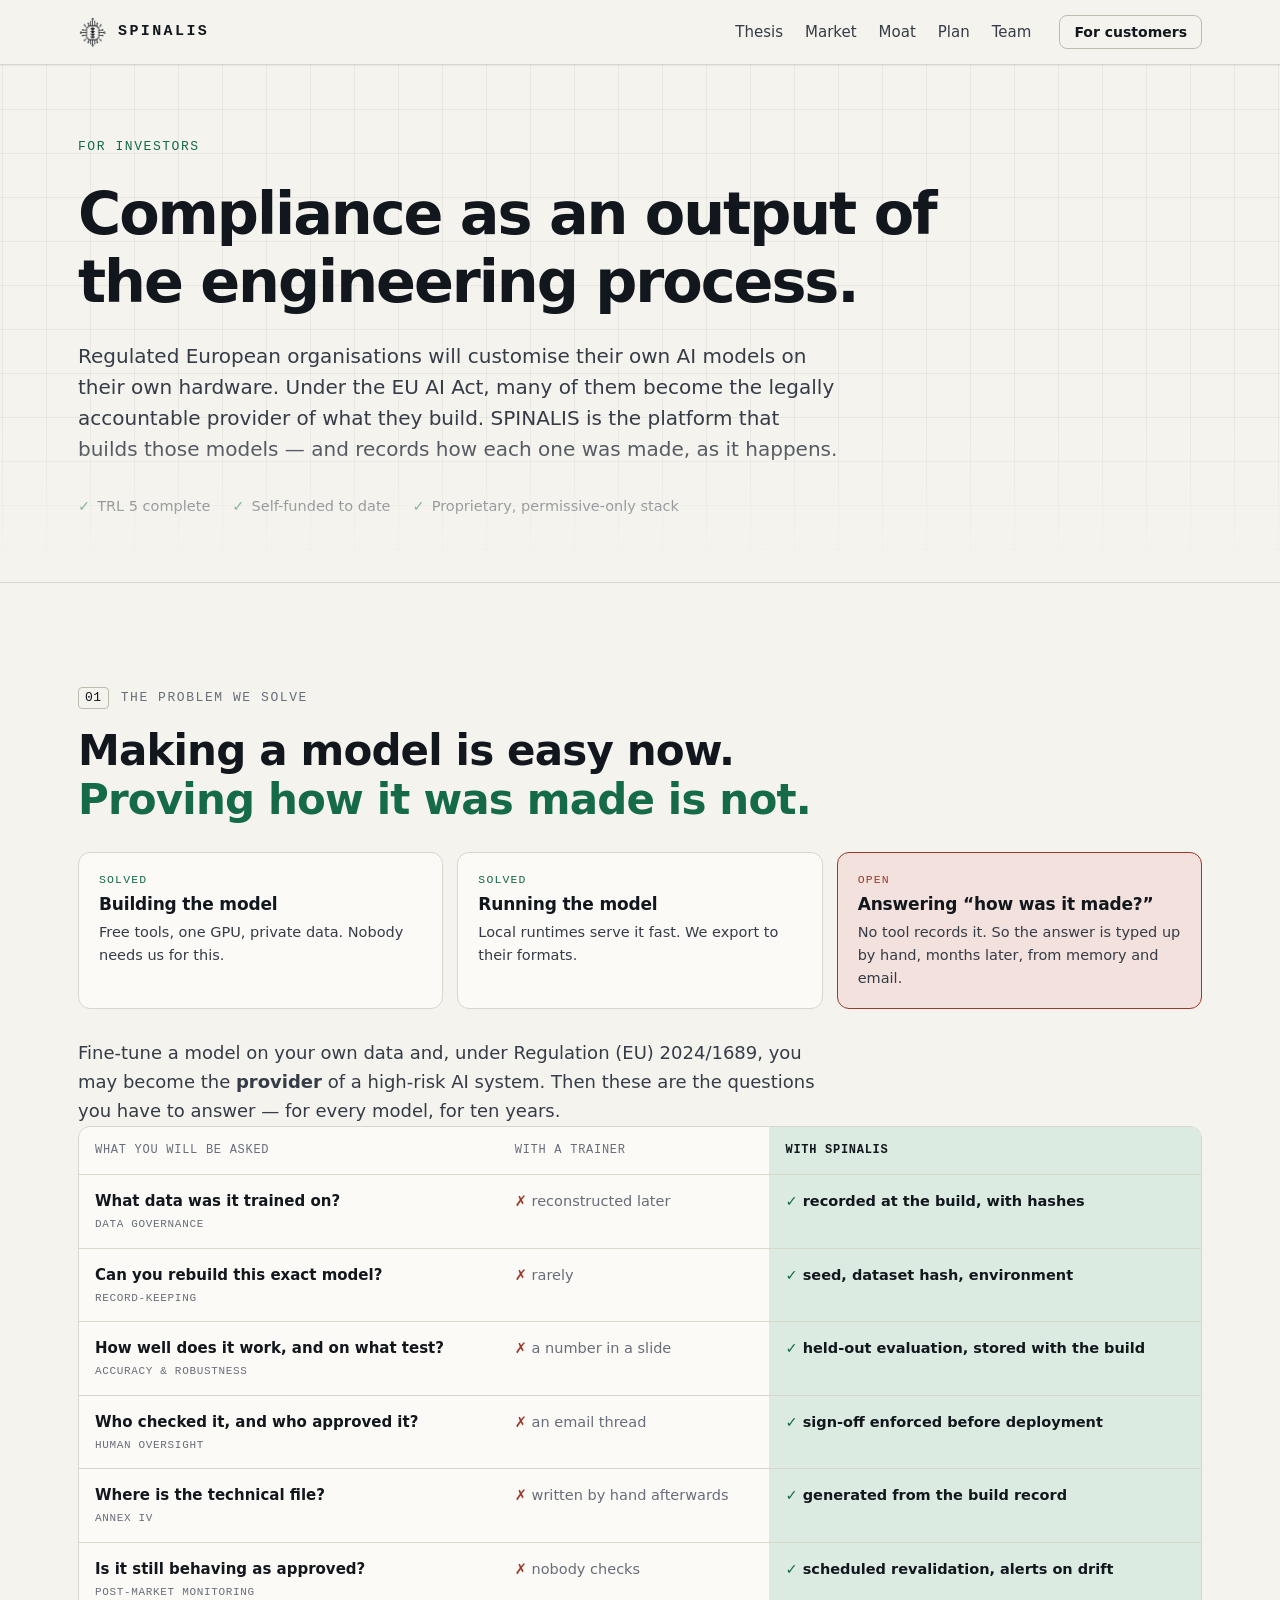
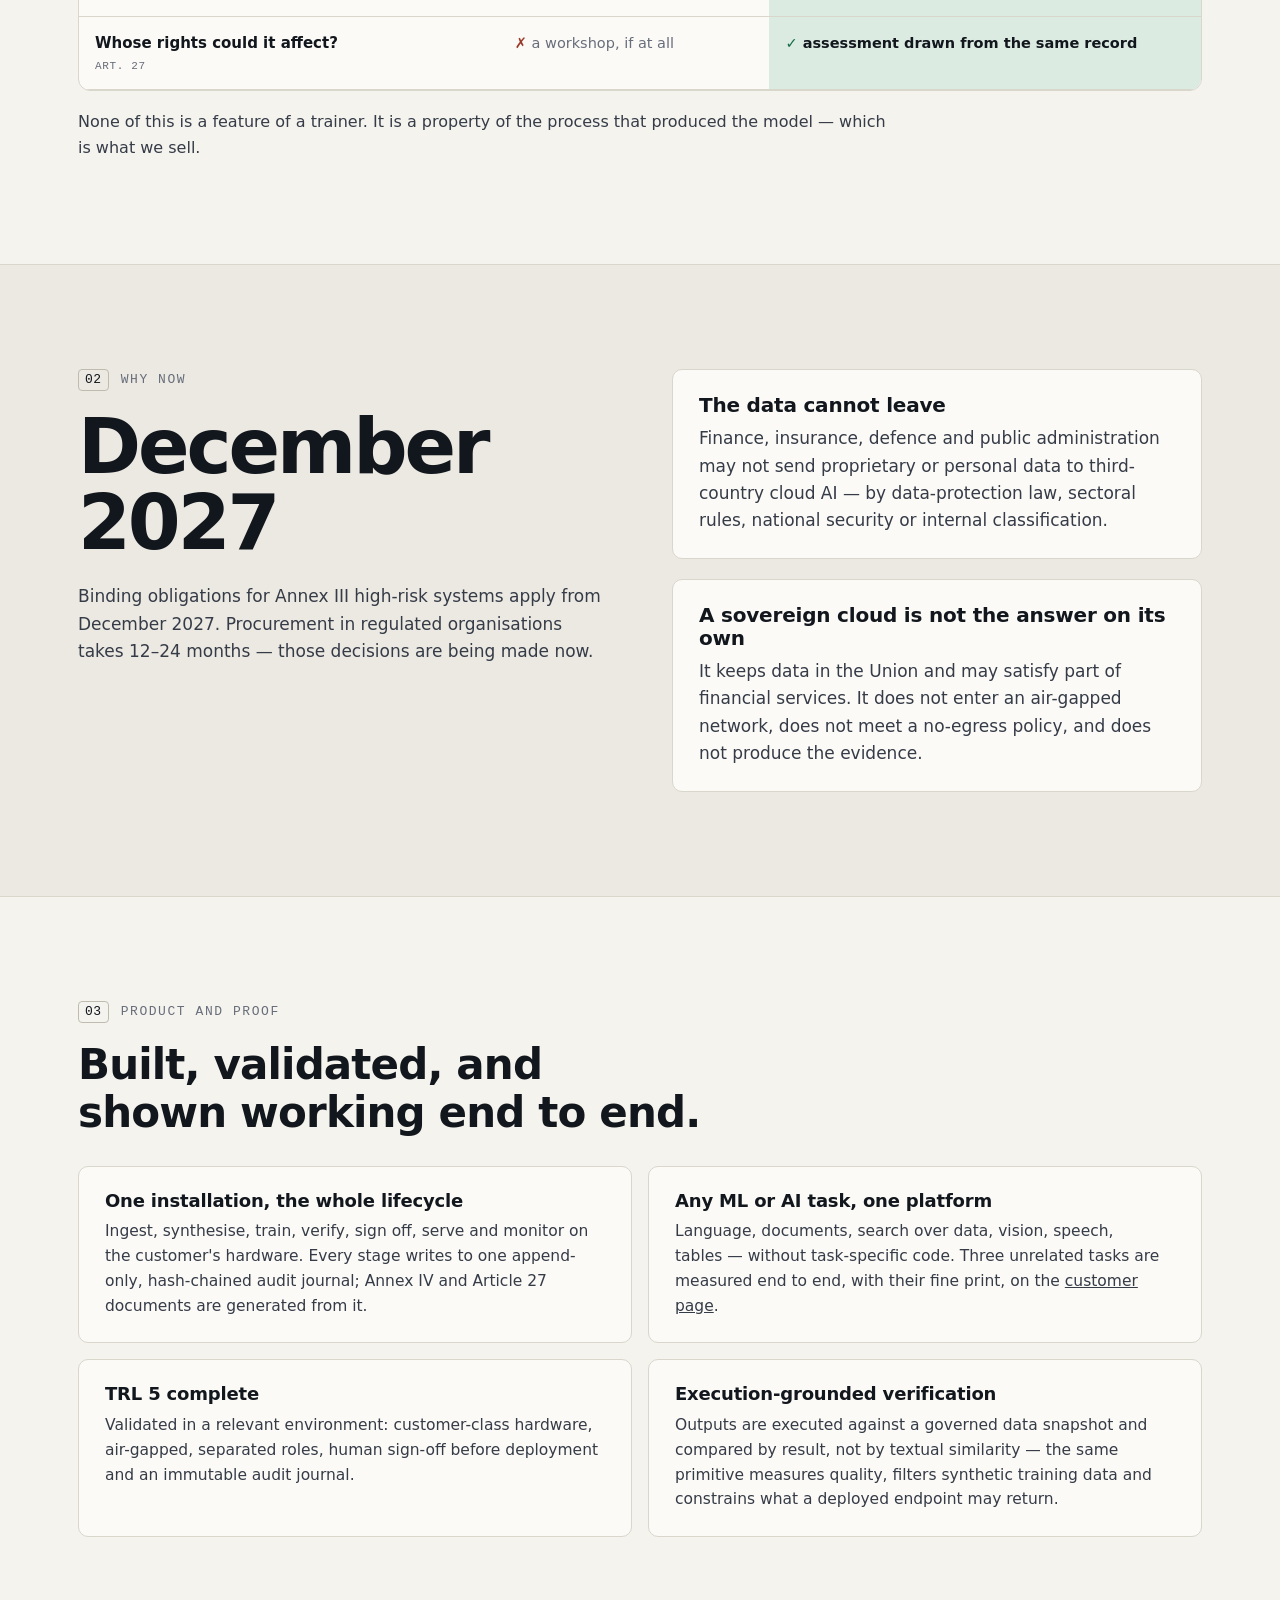
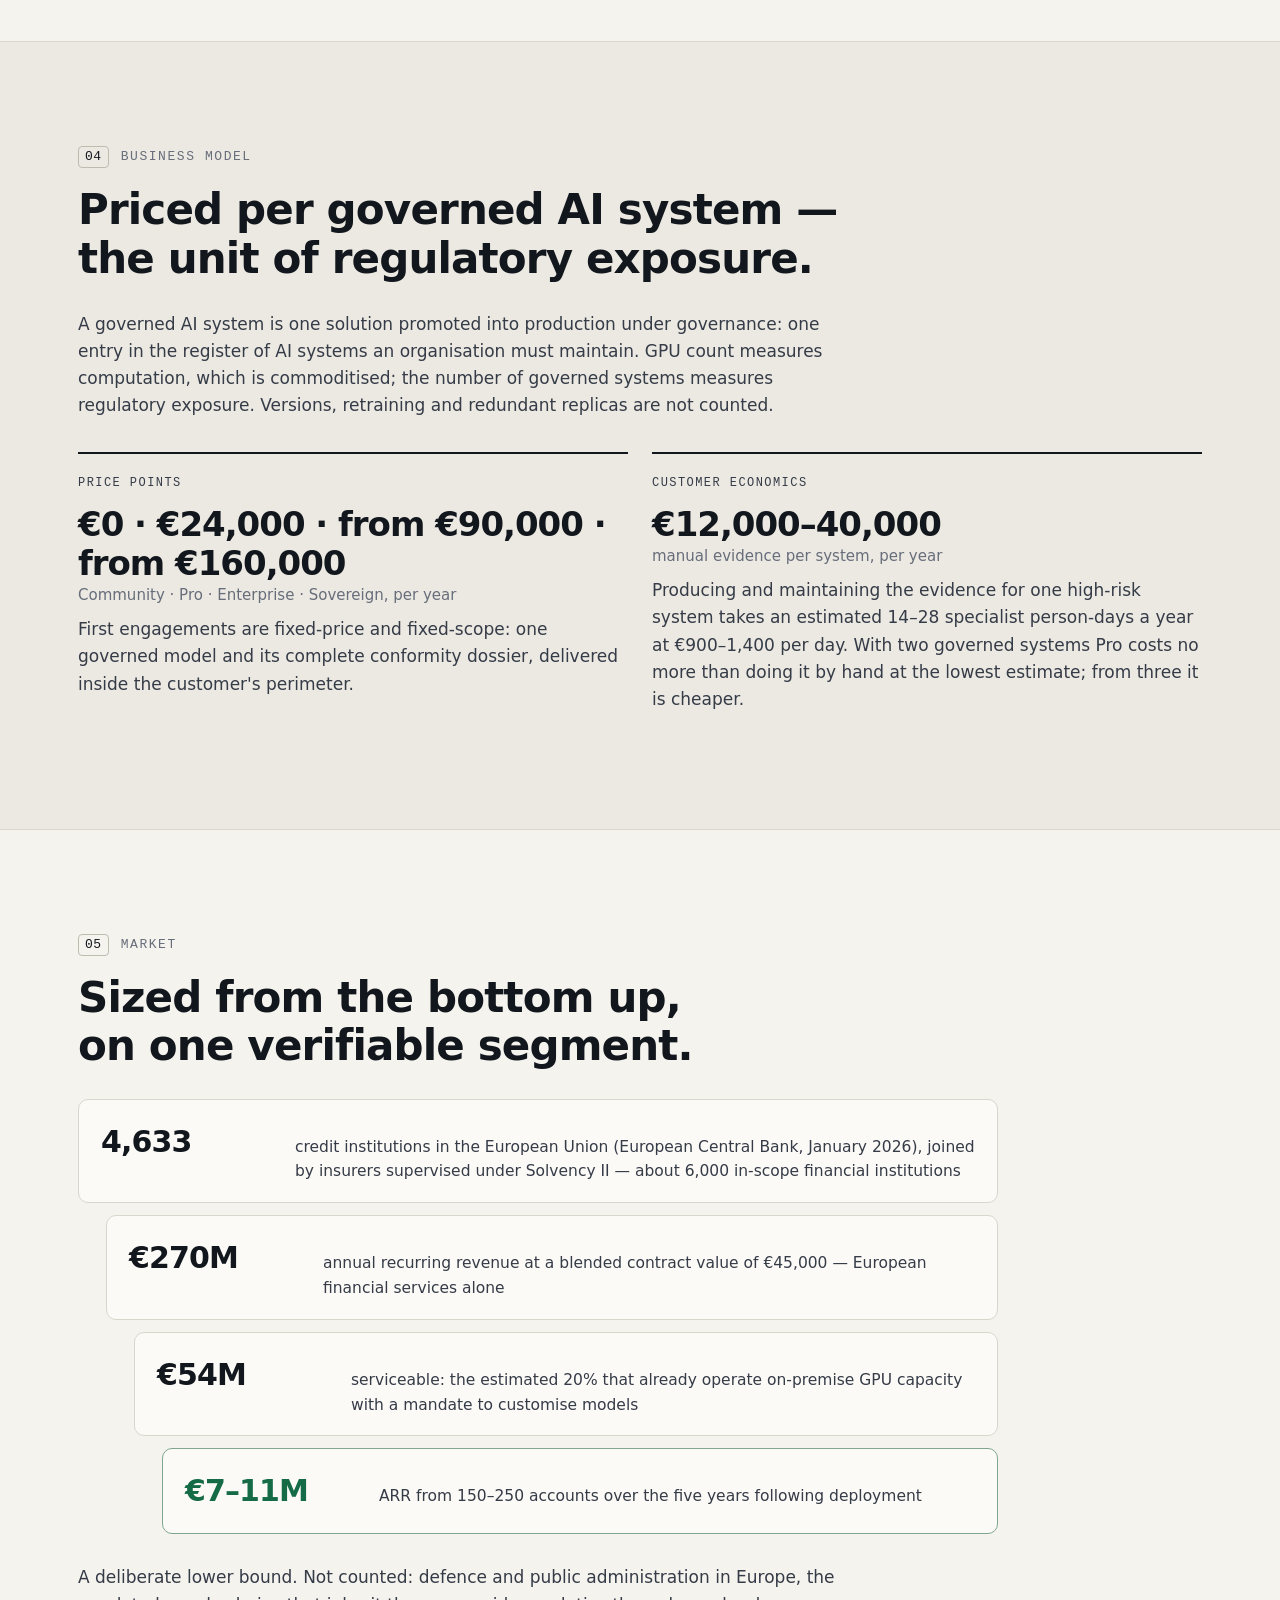
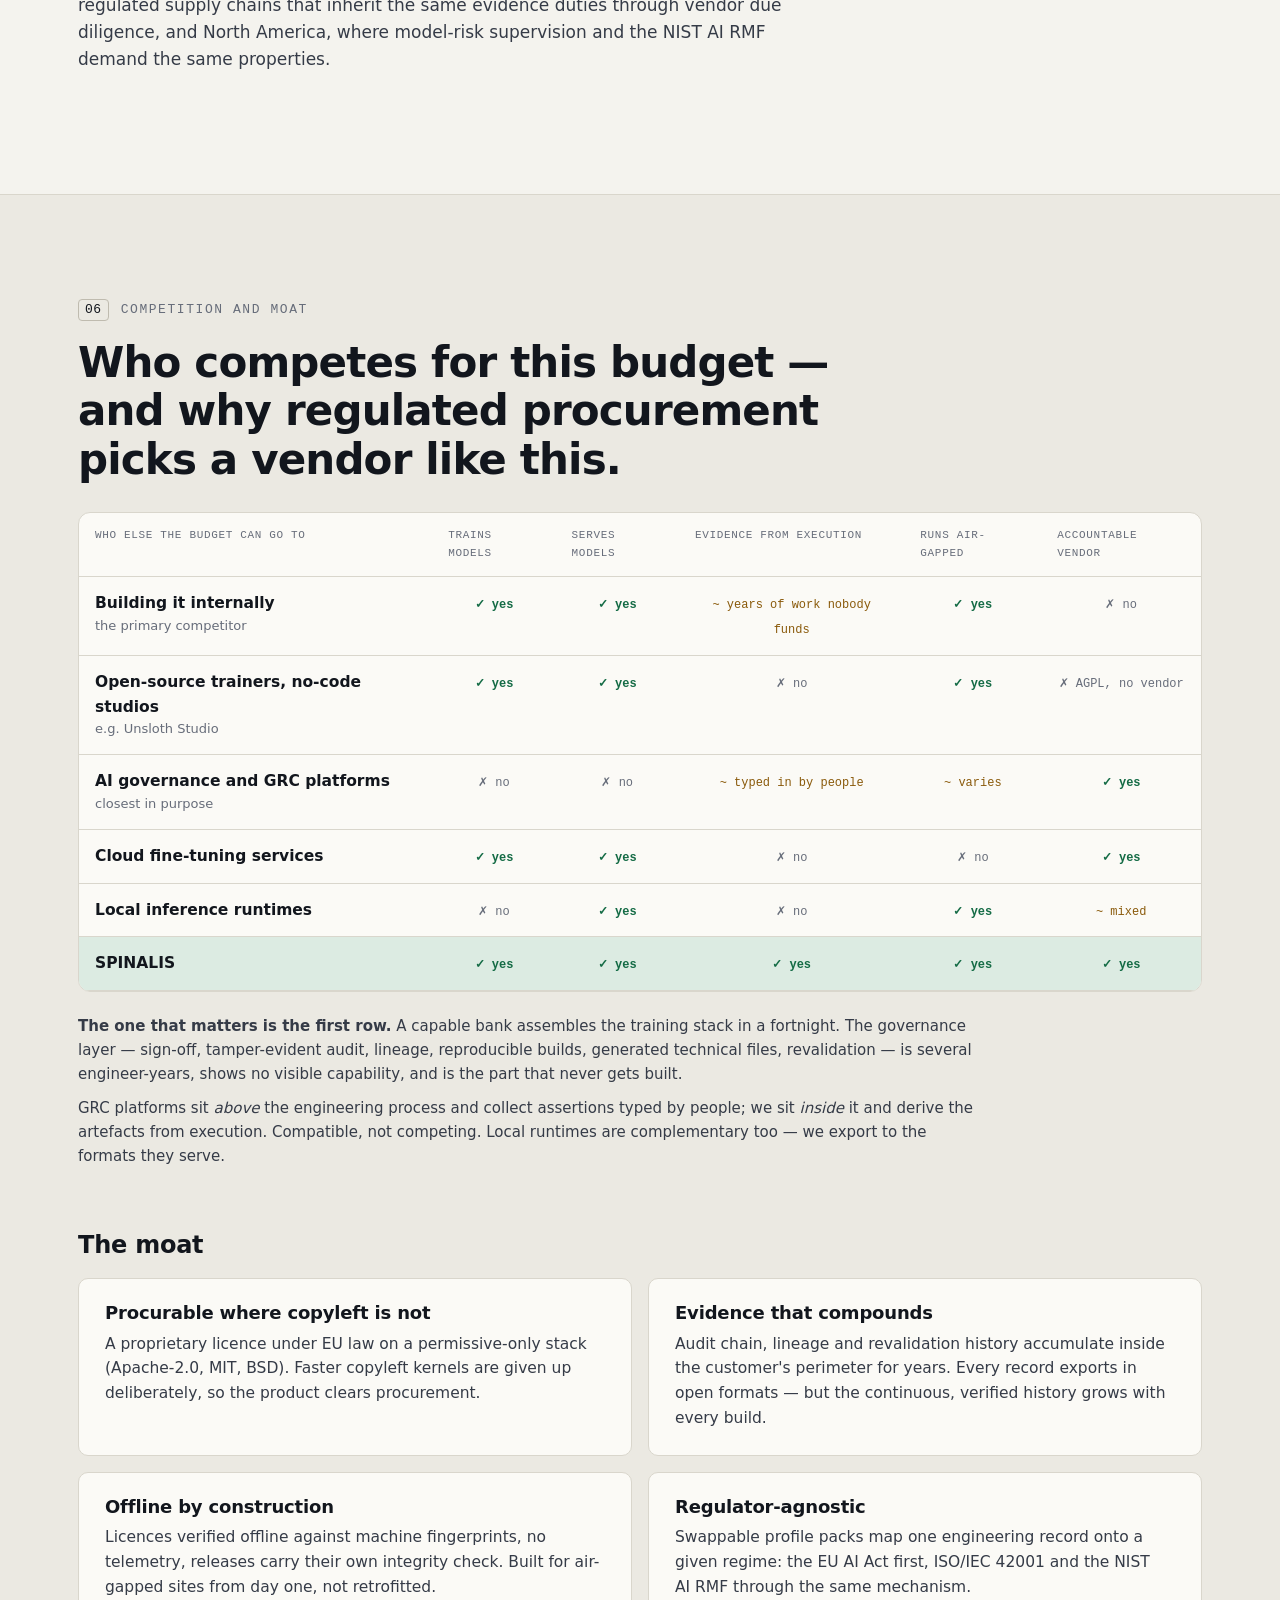
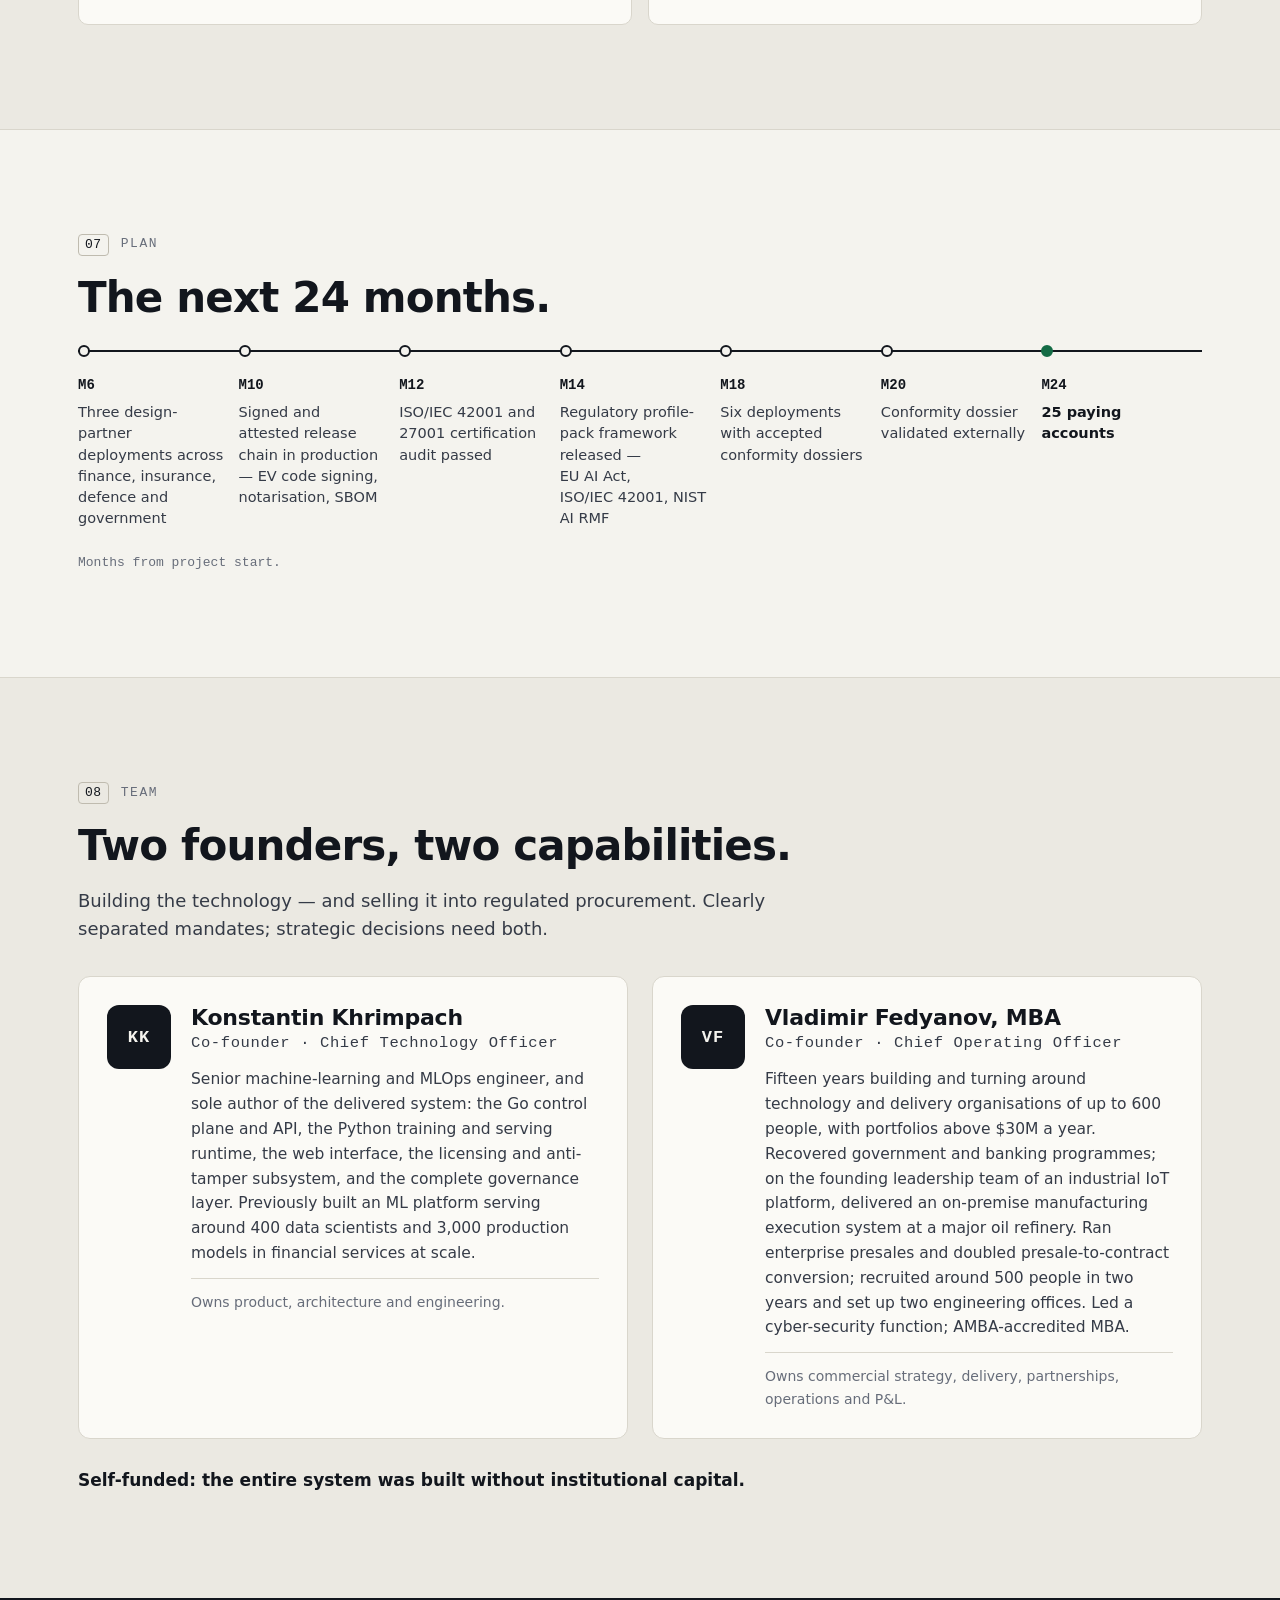
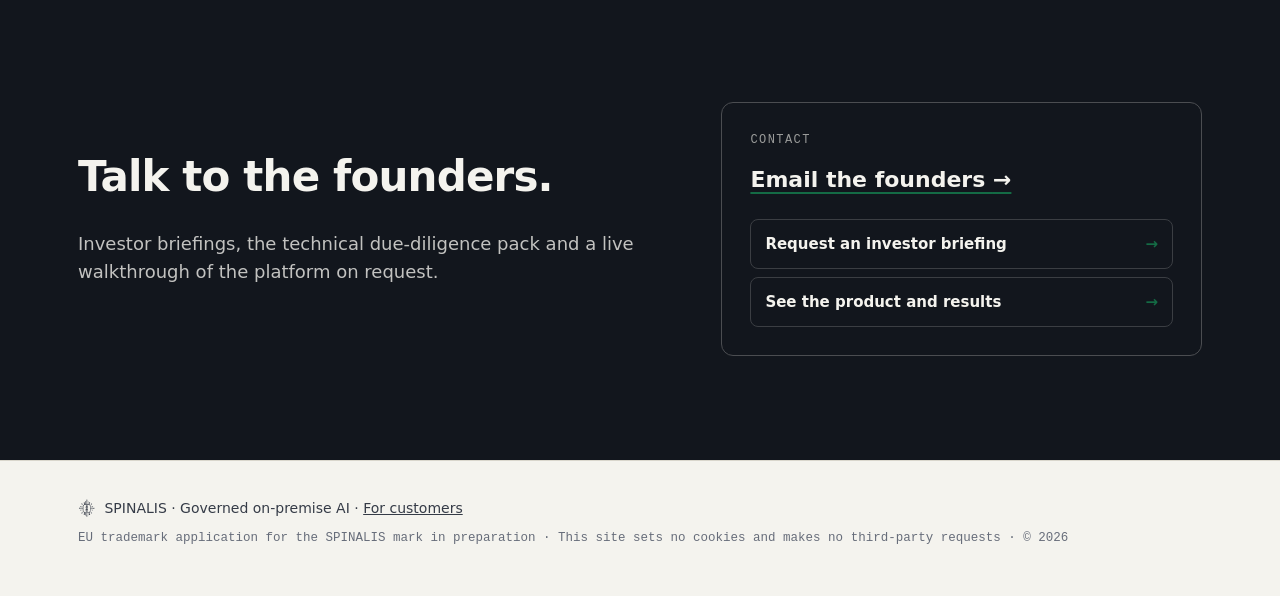
<file: investors.html>
<!DOCTYPE html>
<html lang="en">
<head>
<meta charset="utf-8">
<meta name="viewport" content="width=device-width, initial-scale=1">
<title>SPINALIS — For investors</title>
<meta name="description" content="SPINALIS for investors: proving how an AI model was made, under the EU AI Act — the market sized bottom-up, competition, the procurement moat, the 24-month plan and the team.">
<meta name="color-scheme" content="light dark">
<meta property="og:type" content="website">
<meta property="og:title" content="SPINALIS — For investors">
<meta property="og:description" content="Governed on-premise AI for regulated European organisations: market, moat, plan and team.">
<meta property="og:image" content="assets/og-image.png">
<link rel="icon" type="image/png" sizes="32x32" href="assets/favicon-32.png">
<link rel="apple-touch-icon" href="assets/apple-touch-icon.png">
<link rel="stylesheet" href="assets/style.css">
</head>
<body>
<a class="skip" href="#main">Skip to content</a>

<header class="site-header">
  <div class="wrap header-row">
    <a class="brand" href="index.html" aria-label="SPINALIS home">
      <span class="mark" aria-hidden="true"></span>
      <span class="wordmark">SPINALIS</span>
    </a>
    <nav class="nav" aria-label="Sections">
      <a href="#thesis">Thesis</a>
      <a href="#market">Market</a>
      <a href="#moat">Moat</a>
      <a href="#plan">Plan</a>
      <a href="#team">Team</a>
    </nav>
    <a class="btn btn-small btn-ghost" href="index.html">For customers</a>
  </div>
</header>

<main id="main">

<section class="hero hero-compact" id="top">
  <div class="wrap">
    <p class="eyebrow">For investors</p>
    <h1>Compliance as an output of the engineering process.</h1>
    <p class="lead">Regulated European organisations will customise their own AI models on their own hardware. Under the EU&nbsp;AI&nbsp;Act, many of them become the legally accountable provider of what they build. SPINALIS is the platform that builds those models&nbsp;— and records how each one was made, as it happens.</p>
    <ul class="hero-points">
      <li>TRL&nbsp;5 complete</li>
      <li>Self-funded to date</li>
      <li>Proprietary, permissive-only stack</li>
    </ul>
  </div>
</section>

<!-- ============================== 01 THESIS ============================== -->
<section class="section" id="thesis">
  <div class="wrap">
    <p class="kicker"><span>01</span>The problem we solve</p>
    <h2>Making a model is easy now. <span class="accent">Proving how it was made is not.</span></h2>
    <div class="gapmap">
      <div>
        <p class="gap-state">Solved</p>
        <h3>Building the model</h3>
        <p>Free tools, one GPU, private data. Nobody needs us for this.</p>
      </div>
      <div>
        <p class="gap-state">Solved</p>
        <h3>Running the model</h3>
        <p>Local runtimes serve it fast. We export to their formats.</p>
      </div>
      <div class="gap-open">
        <p class="gap-state open">Open</p>
        <h3>Answering &ldquo;how was it made?&rdquo;</h3>
        <p>No tool records it. So the answer is typed up by hand, months later, from memory and email.</p>
      </div>
    </div>

    <p class="prose narrow gap-lead">Fine-tune a model on your own data and, under Regulation (EU)&nbsp;2024/1689, you may become the <strong>provider</strong> of a high-risk AI system. Then these are the questions you have to answer&nbsp;— for every model, for ten years.</p>

    <div class="table-wrap">
      <table class="vs asks">
        <thead>
          <tr><th scope="col">What you will be asked</th><th scope="col">With a trainer</th><th scope="col" class="ours">With SPINALIS</th></tr>
        </thead>
        <tbody>
          <tr><th scope="row">What data was it trained on?<small>Data governance</small></th>
            <td data-label="With a trainer"><span class="no">reconstructed later</span></td>
            <td class="ours" data-label="With SPINALIS"><span class="yes">recorded at the build, with hashes</span></td></tr>
          <tr><th scope="row">Can you rebuild this exact model?<small>Record-keeping</small></th>
            <td data-label="With a trainer"><span class="no">rarely</span></td>
            <td class="ours" data-label="With SPINALIS"><span class="yes">seed, dataset hash, environment</span></td></tr>
          <tr><th scope="row">How well does it work, and on what test?<small>Accuracy &amp; robustness</small></th>
            <td data-label="With a trainer"><span class="no">a number in a slide</span></td>
            <td class="ours" data-label="With SPINALIS"><span class="yes">held-out evaluation, stored with the build</span></td></tr>
          <tr><th scope="row">Who checked it, and who approved it?<small>Human oversight</small></th>
            <td data-label="With a trainer"><span class="no">an email thread</span></td>
            <td class="ours" data-label="With SPINALIS"><span class="yes">sign-off enforced before deployment</span></td></tr>
          <tr><th scope="row">Where is the technical file?<small>Annex IV</small></th>
            <td data-label="With a trainer"><span class="no">written by hand afterwards</span></td>
            <td class="ours" data-label="With SPINALIS"><span class="yes">generated from the build record</span></td></tr>
          <tr><th scope="row">Is it still behaving as approved?<small>Post-market monitoring</small></th>
            <td data-label="With a trainer"><span class="no">nobody checks</span></td>
            <td class="ours" data-label="With SPINALIS"><span class="yes">scheduled revalidation, alerts on drift</span></td></tr>
          <tr><th scope="row">Whose rights could it affect?<small>Art. 27</small></th>
            <td data-label="With a trainer"><span class="no">a workshop, if at all</span></td>
            <td class="ours" data-label="With SPINALIS"><span class="yes">assessment drawn from the same record</span></td></tr>
        </tbody>
      </table>
    </div>
    <p class="asks-foot">None of this is a feature of a trainer. It is a property of the process that produced the model&nbsp;— which is what we sell.</p>
  </div>
</section>

<section class="section section-band" id="why-now">
  <div class="wrap why-grid">
    <div>
      <p class="kicker"><span>02</span>Why now</p>
      <p class="date-stamp">December 2027</p>
      <p class="prose">Binding obligations for Annex&nbsp;III high-risk systems apply from December&nbsp;2027. Procurement in regulated organisations takes 12–24 months&nbsp;— those decisions are being made now.</p>
    </div>
    <div class="why-points">
      <div class="point">
        <h3>The data cannot leave</h3>
        <p>Finance, insurance, defence and public administration may not send proprietary or personal data to third-country cloud AI&nbsp;— by data-protection law, sectoral rules, national security or internal classification.</p>
      </div>
      <div class="point">
        <h3>A sovereign cloud is not the answer on its own</h3>
        <p>It keeps data in the Union and may satisfy part of financial services. It does not enter an air-gapped network, does not meet a no-egress policy, and does not produce the evidence.</p>
      </div>
    </div>
  </div>
</section>

<!-- ============================== 03 PRODUCT & PROOF ============================== -->
<section class="section" id="proof">
  <div class="wrap">
    <p class="kicker"><span>03</span>Product and proof</p>
    <h2>Built, validated, and shown working end to end.</h2>
    <div class="facts">
      <div class="fact">
        <h3>One installation, the whole lifecycle</h3>
        <p>Ingest, synthesise, train, verify, sign off, serve and monitor on the customer's hardware. Every stage writes to one append-only, hash-chained audit journal; Annex&nbsp;IV and Article&nbsp;27 documents are generated from it.</p>
      </div>
      <div class="fact">
        <h3>Any ML or AI task, one platform</h3>
        <p>Language, documents, search over data, vision, speech, tables&nbsp;— without task-specific code. Three unrelated tasks are measured end to end, with their fine print, on the <a href="index.html#results">customer page</a>.</p>
      </div>
      <div class="fact">
        <h3>TRL&nbsp;5 complete</h3>
        <p>Validated in a relevant environment: customer-class hardware, air-gapped, separated roles, human sign-off before deployment and an immutable audit journal.</p>
      </div>
      <div class="fact">
        <h3>Execution-grounded verification</h3>
        <p>Outputs are executed against a governed data snapshot and compared by result, not by textual similarity&nbsp;— the same primitive measures quality, filters synthetic training data and constrains what a deployed endpoint may return.</p>
      </div>
    </div>
  </div>
</section>

<!-- ============================== 04 BUSINESS MODEL ============================== -->
<section class="section section-band" id="model">
  <div class="wrap">
    <p class="kicker"><span>04</span>Business model</p>
    <h2>Priced per governed AI system&nbsp;— the unit of regulatory exposure.</h2>
    <p class="prose narrow">A governed AI system is one solution promoted into production under governance: one entry in the register of AI systems an organisation must maintain. GPU count measures computation, which is commoditised; the number of governed systems measures regulatory exposure. Versions, retraining and redundant replicas are not counted.</p>
    <div class="economics">
      <div class="econ">
        <p class="small-head">Price points</p>
        <p class="econ-figure">€0 · €24,000 · from €90,000 · from €160,000 <span>Community · Pro · Enterprise · Sovereign, per year</span></p>
        <p>First engagements are fixed-price and fixed-scope: one governed model and its complete conformity dossier, delivered inside the customer's perimeter.</p>
      </div>
      <div class="econ">
        <p class="small-head">Customer economics</p>
        <p class="econ-figure">€12,000–40,000 <span>manual evidence per system, per year</span></p>
        <p>Producing and maintaining the evidence for one high-risk system takes an estimated 14–28 specialist person-days a year at €900–1,400 per day. With two governed systems Pro costs no more than doing it by hand at the lowest estimate; from three it is cheaper.</p>
      </div>
    </div>
  </div>
</section>

<!-- ============================== 05 MARKET ============================== -->
<section class="section" id="market">
  <div class="wrap">
    <p class="kicker"><span>05</span>Market</p>
    <h2>Sized from the bottom up, on one verifiable segment.</h2>
    <ol class="funnel">
      <li><span class="f-num">4,633</span><span class="f-text">credit institutions in the European Union (European Central Bank, January 2026), joined by insurers supervised under Solvency&nbsp;II&nbsp;— about 6,000 in-scope financial institutions</span></li>
      <li><span class="f-num">€270M</span><span class="f-text">annual recurring revenue at a blended contract value of €45,000&nbsp;— European financial services alone</span></li>
      <li><span class="f-num">€54M</span><span class="f-text">serviceable: the estimated 20% that already operate on-premise GPU capacity with a mandate to customise models</span></li>
      <li><span class="f-num">€7–11M</span><span class="f-text">ARR from 150–250 accounts over the five years following deployment</span></li>
    </ol>
    <p class="prose narrow">A deliberate lower bound. Not counted: defence and public administration in Europe, the regulated supply chains that inherit the same evidence duties through vendor due diligence, and North America, where model-risk supervision and the NIST AI&nbsp;RMF demand the same properties.</p>
  </div>
</section>

<!-- ============================== 06 COMPETITION & MOAT ============================== -->
<section class="section section-band" id="moat">
  <div class="wrap">
    <p class="kicker"><span>06</span>Competition and moat</p>
    <h2>Who competes for this budget&nbsp;— and why regulated procurement picks a vendor like this.</h2>
    <div class="table-wrap">
      <table class="vs matrix">
        <thead>
          <tr>
            <th scope="col">Who else the budget can go to</th>
            <th scope="col">Trains models</th>
            <th scope="col">Serves models</th>
            <th scope="col">Evidence from execution</th>
            <th scope="col">Runs air-gapped</th>
            <th scope="col">Accountable vendor</th>
          </tr>
        </thead>
        <tbody>
          <tr><th scope="row">Building it internally<small>the primary competitor</small></th>
            <td data-label="Trains models"><span class="yes">yes</span></td><td data-label="Serves models"><span class="yes">yes</span></td>
            <td data-label="Evidence from execution"><span class="part">years of work nobody funds</span></td><td data-label="Runs air-gapped"><span class="yes">yes</span></td><td data-label="Accountable vendor"><span class="no">no</span></td></tr>
          <tr><th scope="row">Open-source trainers, no-code studios<small>e.g. Unsloth Studio</small></th>
            <td data-label="Trains models"><span class="yes">yes</span></td><td data-label="Serves models"><span class="yes">yes</span></td>
            <td data-label="Evidence from execution"><span class="no">no</span></td><td data-label="Runs air-gapped"><span class="yes">yes</span></td><td data-label="Accountable vendor"><span class="no">AGPL, no vendor</span></td></tr>
          <tr><th scope="row">AI governance and GRC platforms<small>closest in purpose</small></th>
            <td data-label="Trains models"><span class="no">no</span></td><td data-label="Serves models"><span class="no">no</span></td>
            <td data-label="Evidence from execution"><span class="part">typed in by people</span></td><td data-label="Runs air-gapped"><span class="part">varies</span></td><td data-label="Accountable vendor"><span class="yes">yes</span></td></tr>
          <tr><th scope="row">Cloud fine-tuning services</th>
            <td data-label="Trains models"><span class="yes">yes</span></td><td data-label="Serves models"><span class="yes">yes</span></td>
            <td data-label="Evidence from execution"><span class="no">no</span></td><td data-label="Runs air-gapped"><span class="no">no</span></td><td data-label="Accountable vendor"><span class="yes">yes</span></td></tr>
          <tr><th scope="row">Local inference runtimes</th>
            <td data-label="Trains models"><span class="no">no</span></td><td data-label="Serves models"><span class="yes">yes</span></td>
            <td data-label="Evidence from execution"><span class="no">no</span></td><td data-label="Runs air-gapped"><span class="yes">yes</span></td><td data-label="Accountable vendor"><span class="part">mixed</span></td></tr>
          <tr class="us"><th scope="row">SPINALIS</th>
            <td data-label="Trains models"><span class="yes">yes</span></td><td data-label="Serves models"><span class="yes">yes</span></td>
            <td data-label="Evidence from execution"><span class="yes">yes</span></td><td data-label="Runs air-gapped"><span class="yes">yes</span></td><td data-label="Accountable vendor"><span class="yes">yes</span></td></tr>
        </tbody>
      </table>
    </div>
    <div class="comp-notes">
      <p><strong>The one that matters is the first row.</strong> A capable bank assembles the training stack in a fortnight. The governance layer&nbsp;— sign-off, tamper-evident audit, lineage, reproducible builds, generated technical files, revalidation&nbsp;— is several engineer-years, shows no visible capability, and is the part that never gets built.</p>
      <p>GRC platforms sit <em>above</em> the engineering process and collect assertions typed by people; we sit <em>inside</em> it and derive the artefacts from execution. Compatible, not competing. Local runtimes are complementary too&nbsp;— we export to the formats they serve.</p>
    </div>

    <h3 class="sub-h">The moat</h3>
    <div class="facts">
      <div class="fact">
        <h3>Procurable where copyleft is not</h3>
        <p>A proprietary licence under EU law on a permissive-only stack (Apache-2.0, MIT, BSD). Faster copyleft kernels are given up deliberately, so the product clears procurement.</p>
      </div>
      <div class="fact">
        <h3>Evidence that compounds</h3>
        <p>Audit chain, lineage and revalidation history accumulate inside the customer's perimeter for years. Every record exports in open formats&nbsp;— but the continuous, verified history grows with every build.</p>
      </div>
      <div class="fact">
        <h3>Offline by construction</h3>
        <p>Licences verified offline against machine fingerprints, no telemetry, releases carry their own integrity check. Built for air-gapped sites from day one, not retrofitted.</p>
      </div>
      <div class="fact">
        <h3>Regulator-agnostic</h3>
        <p>Swappable profile packs map one engineering record onto a given regime: the EU&nbsp;AI&nbsp;Act first, ISO/IEC&nbsp;42001 and the NIST AI&nbsp;RMF through the same mechanism.</p>
      </div>
    </div>
  </div>
</section>

<!-- ============================== 07 PLAN ============================== -->
<section class="section" id="plan">
  <div class="wrap">
    <p class="kicker"><span>07</span>Plan</p>
    <h2>The next 24 months.</h2>
    <ol class="timeline">
      <li><span class="m">M6</span><span class="t">Three design-partner deployments across finance, insurance, defence and government</span></li>
      <li><span class="m">M10</span><span class="t">Signed and attested release chain in production — EV code signing, notarisation, SBOM</span></li>
      <li><span class="m">M12</span><span class="t">ISO/IEC&nbsp;42001 and 27001 certification audit passed</span></li>
      <li><span class="m">M14</span><span class="t">Regulatory profile-pack framework released — EU&nbsp;AI&nbsp;Act, ISO/IEC&nbsp;42001, NIST AI&nbsp;RMF</span></li>
      <li><span class="m">M18</span><span class="t">Six deployments with accepted conformity dossiers</span></li>
      <li><span class="m">M20</span><span class="t">Conformity dossier validated externally</span></li>
      <li><span class="m">M24</span><span class="t">25 paying accounts</span></li>
    </ol>
    <p class="roadmap-note">Months from project start.</p>
  </div>
</section>

<!-- ============================== 08 TEAM ============================== -->
<section class="section section-band" id="team">
  <div class="wrap">
    <p class="kicker"><span>08</span>Team</p>
    <h2>Two founders, two capabilities.</h2>
    <p class="prose narrow team-lead">Building the technology&nbsp;— and selling it into regulated procurement. Clearly separated mandates; strategic decisions need both.</p>
    <div class="founders">
      <article class="founder">
        <span class="monogram" aria-hidden="true">KK</span>
        <div>
          <h3>Konstantin Khrimpach</h3>
          <p class="role">Co-founder · Chief Technology Officer</p>
          <p>Senior machine-learning and MLOps engineer, and sole author of the delivered system: the Go control plane and API, the Python training and serving runtime, the web interface, the licensing and anti-tamper subsystem, and the complete governance layer. Previously built an ML platform serving around 400 data scientists and 3,000 production models in financial services at scale.</p>
          <p class="owns">Owns product, architecture and engineering.</p>
        </div>
      </article>
      <article class="founder">
        <span class="monogram" aria-hidden="true">VF</span>
        <div>
          <h3>Vladimir Fedyanov, MBA</h3>
          <p class="role">Co-founder · Chief Operating Officer</p>
          <p>Fifteen years building and turning around technology and delivery organisations of up to 600 people, with portfolios above $30M a year. Recovered government and banking programmes; on the founding leadership team of an industrial IoT platform, delivered an on-premise manufacturing execution system at a major oil refinery. Ran enterprise presales and doubled presale-to-contract conversion; recruited around 500 people in two years and set up two engineering offices. Led a cyber-security function; AMBA-accredited MBA.</p>
          <p class="owns">Owns commercial strategy, delivery, partnerships, operations and P&amp;L.</p>
        </div>
      </article>
    </div>
    <p class="funding">Self-funded: the entire system was built without institutional capital.</p>
  </div>
</section>

<section class="section contact" id="contact">
  <div class="wrap contact-grid">
    <div>
      <h2>Talk to the founders.</h2>
      <p class="prose">Investor briefings, the technical due-diligence pack and a live walkthrough of the platform on request.</p>
    </div>
    <div class="contact-card">
      <p class="small-head">Contact</p>
      <a class="contact-mail" href="mailto:k.khrimpach@gmail.com?subject=Investor%20briefing">Email the founders <span aria-hidden="true">→</span></a>
      <ul class="intents">
        <li><a href="mailto:k.khrimpach@gmail.com?subject=Investor%20briefing">Request an investor briefing</a></li>
        <li><a href="index.html">See the product and results</a></li>
      </ul>
    </div>
  </div>
</section>

</main>

<footer class="site-footer">
  <div class="wrap footer-row">
    <p><span class="mark mark-small" aria-hidden="true"></span> SPINALIS · Governed on-premise AI · <a href="index.html">For customers</a></p>
    <p class="footer-meta">EU trademark application for the SPINALIS mark in preparation · This site sets no cookies and makes no third-party requests · © 2026</p>
  </div>
</footer>
</body>
</html>
</file>
<file: assets/style.css>
/* SPINALIS — site styles. No external requests: system fonts only. */

:root {
  --bg: #f4f3ee;
  --band: #ebe9e2;
  --surface: #fbfaf6;
  --ink: #12161d;
  --ink-2: #353b47;
  --muted: #676d7a;
  --rule: #d9d6cc;
  --rule-strong: #bfbbaf;
  --accent: #146b45;
  --accent-2: #0f5537;
  --accent-soft: #dcebe2;
  --bad: #9b3a2a;
  --bad-soft: #f2e1dc;
  --warn: #8a5a0b;
  --code-bg: #eeece5;
  --shadow: 0 1px 0 rgba(18, 22, 29, 0.04), 0 12px 32px -18px rgba(18, 22, 29, 0.22);
  --shadow-lg: 0 2px 0 rgba(18, 22, 29, 0.03), 0 40px 80px -40px rgba(18, 22, 29, 0.45);
  --grid: rgba(18, 22, 29, 0.055);

  /* The product itself is dark; its screenshots sit in a dark frame in both themes. */
  --app-bg: #0a0a0a;
  --app-bar: #141414;
  --app-rule: #262626;
  --app-ink: #a3a3a3;

  --max: 1180px;
  --radius: 10px;
  --sans: ui-sans-serif, system-ui, -apple-system, "Segoe UI", Roboto, "Helvetica Neue", Arial, sans-serif;
  --mono: ui-monospace, "SFMono-Regular", "Cascadia Mono", "Segoe UI Mono", Menlo, Consolas, "Liberation Mono", monospace;
}

@media (prefers-color-scheme: dark) {
  :root {
    --bg: #0d0f12;
    --band: #12151a;
    --surface: #171a20;
    --ink: #ecebe6;
    --ink-2: #c4c7ce;
    --muted: #8e94a0;
    --rule: #252a32;
    --rule-strong: #353b45;
    --accent: #52c48f;
    --accent-2: #7fd8ad;
    --accent-soft: #15291f;
    --bad: #e7907d;
    --bad-soft: #2a1a17;
    --warn: #e2b25c;
    --code-bg: #1d2027;
    --shadow: 0 1px 0 rgba(0, 0, 0, 0.3), 0 16px 40px -20px rgba(0, 0, 0, 0.7);
    --shadow-lg: 0 2px 0 rgba(0, 0, 0, 0.3), 0 40px 90px -40px rgba(0, 0, 0, 0.9);
    --grid: rgba(236, 235, 230, 0.045);
    --app-rule: #2c3038;
  }
}

*, *::before, *::after { box-sizing: border-box; }

html { scroll-behavior: smooth; -webkit-text-size-adjust: 100%; scroll-padding-top: 80px; }
@media (prefers-reduced-motion: reduce) { html { scroll-behavior: auto; } }

body {
  margin: 0;
  background: var(--bg);
  color: var(--ink);
  font: 17px/1.6 var(--sans);
  text-rendering: optimizeLegibility;
}

img { max-width: 100%; height: auto; display: block; }
a { color: inherit; }
strong { font-weight: 650; }
code { font-family: var(--mono); font-size: 0.86em; }

.wrap { width: 100%; max-width: var(--max); margin: 0 auto; padding: 0 28px; }

.skip {
  position: absolute; left: -999px; top: 8px;
  background: var(--ink); color: var(--bg); padding: 8px 12px; border-radius: 6px; z-index: 100;
}
.skip:focus { left: 8px; }

.sr-only { position: absolute; width: 1px; height: 1px; overflow: hidden; clip: rect(0 0 0 0); white-space: nowrap; }

:focus-visible { outline: 2px solid var(--accent); outline-offset: 3px; border-radius: 4px; }

/* ---------------------------------------------------------------- header */

.site-header {
  position: sticky; top: 0; z-index: 20;
  background: color-mix(in srgb, var(--bg) 88%, transparent);
  backdrop-filter: saturate(140%) blur(10px);
  -webkit-backdrop-filter: saturate(140%) blur(10px);
  border-bottom: 1px solid var(--rule);
}
.header-row { display: flex; align-items: center; gap: 28px; height: 64px; }

.brand { display: inline-flex; align-items: center; gap: 10px; text-decoration: none; }
.mark {
  display: inline-block; width: 30px; height: 30px; flex: none;
  background-color: currentColor;
  -webkit-mask: url("mark.png") center / contain no-repeat;
          mask: url("mark.png") center / contain no-repeat;
}
.mark-small { width: 18px; height: 18px; vertical-align: -4px; margin-right: 4px; }
.wordmark { font-family: var(--mono); font-weight: 700; letter-spacing: 0.16em; font-size: 15px; }

.nav { display: flex; gap: 22px; margin-left: auto; }
.nav a { text-decoration: none; color: var(--ink-2); font-size: 15px; }
.nav a:hover { color: var(--ink); }

.btn {
  display: inline-flex; align-items: center; justify-content: center; gap: 8px;
  padding: 13px 22px; border-radius: 8px;
  background: var(--ink); color: var(--bg);
  font-weight: 600; font-size: 15px; text-decoration: none; line-height: 1.2;
  border: 1px solid var(--ink);
  transition: transform 0.15s ease, background 0.15s ease, border-color 0.15s ease;
}
.btn:hover { transform: translateY(-1px); }
.btn-accent { background: var(--accent); border-color: var(--accent); color: #fff; }
@media (prefers-color-scheme: dark) { .btn-accent { color: #06140d; } }
.btn-ghost { background: transparent; color: var(--ink); border-color: var(--rule-strong); }
.btn-ghost:hover { border-color: var(--ink); }
.btn-small { padding: 8px 14px; font-size: 14px; }
.btn .arr { transition: transform 0.15s ease; }
.btn:hover .arr { transform: translateX(3px); }

/* ---------------------------------------------------------------- shared */

.section { padding: 104px 0; border-top: 1px solid var(--rule); }
.section-band { background: var(--band); }

.kicker {
  display: flex; align-items: center; gap: 12px;
  margin: 0 0 18px; font-family: var(--mono); font-size: 13px;
  letter-spacing: 0.12em; text-transform: uppercase; color: var(--muted);
}
.kicker span {
  display: inline-grid; place-items: center; min-width: 30px; height: 22px; padding: 0 6px;
  border: 1px solid var(--rule-strong); border-radius: 4px; color: var(--ink); letter-spacing: 0.04em;
}

h1, h2, h3 { margin: 0; line-height: 1.15; letter-spacing: -0.02em; }
h1 { font-size: clamp(38px, 4.6vw, 60px); font-weight: 720; letter-spacing: -0.035em; text-wrap: balance; }
h2 { font-size: clamp(28px, 3.4vw, 42px); font-weight: 690; max-width: 920px; margin-bottom: 28px; text-wrap: balance; }
h3 { font-size: 20px; font-weight: 650; letter-spacing: -0.01em; }

.accent { color: var(--accent); }
.eyebrow {
  margin: 0 0 22px; font-family: var(--mono); font-size: 13px; letter-spacing: 0.12em;
  text-transform: uppercase; color: var(--accent);
}
.small-head {
  margin: 0 0 12px; font-family: var(--mono); font-size: 12px; font-weight: 500;
  letter-spacing: 0.12em; text-transform: uppercase; color: var(--muted);
}
.prose { color: var(--ink-2); }
.prose p { margin: 0 0 16px; }
.narrow { max-width: 760px; }
.section-lead { margin: -8px 0 0; font-size: 18px; }

/* ---------------------------------------------------------------- app window (real screenshots) */

.window {
  margin: 0; border-radius: 12px; overflow: hidden;
  background: var(--app-bg); border: 1px solid var(--app-rule); box-shadow: var(--shadow-lg);
}
.window-bar {
  display: flex; align-items: center; gap: 10px; min-width: 0;
  padding: 9px 14px; background: var(--app-bar); border-bottom: 1px solid var(--app-rule);
  font-family: var(--mono); font-size: 11.5px; color: var(--app-ink);
}
.window-bar::before {
  content: ""; flex: none; width: 8px; height: 8px; border-radius: 50%; background: #52c48f;
  box-shadow: 0 0 0 3px rgba(82, 196, 143, 0.18);
}
.window-bar span { overflow: hidden; text-overflow: ellipsis; white-space: nowrap; }
.window a { display: block; }
.window img { width: 100%; }
.shot-caption { margin: 10px 2px 0; font-size: 13px; color: var(--muted); }

/* ---------------------------------------------------------------- hero */

.hero {
  position: relative; padding: 84px 0 96px; overflow: hidden;
  background-image:
    linear-gradient(var(--grid) 1px, transparent 1px),
    linear-gradient(90deg, var(--grid) 1px, transparent 1px);
  background-size: 44px 44px;
  background-position: center top;
}
.hero::after {
  content: ""; position: absolute; inset: auto 0 0 0; height: 160px; pointer-events: none;
  background: linear-gradient(transparent, var(--bg));
}
.hero-grid { position: relative; z-index: 1; display: grid; grid-template-columns: minmax(0, 1.2fr) minmax(0, 0.8fr); gap: 56px; align-items: center; }
.lead { font-size: 20px; line-height: 1.55; color: var(--ink-2); margin: 26px 0 30px; max-width: 600px; }
.lead em { font-style: normal; color: var(--ink); box-shadow: inset 0 -0.42em 0 var(--accent-soft); }
.cta-row { display: flex; flex-wrap: wrap; gap: 12px; }
.hero-points { list-style: none; margin: 30px 0 0; padding: 0; display: flex; flex-wrap: wrap; gap: 10px 22px; font-size: 14.5px; color: var(--ink-2); }
.hero-points li::before { content: "✓"; margin-right: 7px; color: var(--accent); font-weight: 700; }

.hero-shot { position: relative; z-index: 1; margin-top: 64px; }
.hero-shot .window { transform: perspective(2400px) rotateX(4deg); transform-origin: center top; }
@media (prefers-reduced-motion: reduce) { .hero-shot .window { transform: none; } }

.record {
  margin: 0; background: var(--surface); border: 1px solid var(--rule);
  border-radius: 14px; box-shadow: var(--shadow-lg); overflow: hidden;
}
.record-head {
  display: flex; flex-wrap: wrap; justify-content: space-between; gap: 6px 16px;
  padding: 15px 22px; border-bottom: 1px solid var(--rule); font-family: var(--mono); font-size: 12px;
}
.record-title { font-weight: 700; letter-spacing: 0.08em; text-transform: uppercase; }
.record-sub { color: var(--muted); }

.journal { list-style: none; margin: 0; padding: 22px 22px 6px; position: relative; }
.journal li { position: relative; padding: 0 0 20px 30px; display: grid; gap: 3px; }
.journal li::before {
  content: ""; position: absolute; left: 4px; top: 6px; width: 11px; height: 11px;
  border-radius: 50%; border: 2px solid var(--rule-strong); background: var(--surface);
}
.journal li::after {
  content: ""; position: absolute; left: 9px; top: 21px; bottom: 2px; width: 1px; background: var(--rule-strong);
}
.journal li:last-child::after { display: none; }
.j-event { font-family: var(--mono); font-size: 12px; color: var(--muted); }
.j-body { font-size: 15.5px; color: var(--ink); line-height: 1.45; }
.j-label { display: block; font-size: 14px; color: var(--ink-2); }
.j-metric::before { border-color: var(--accent); }
.j-metric .j-body strong { display: block; margin-top: 2px; color: var(--accent); font-size: 48px; font-weight: 740; letter-spacing: -0.04em; line-height: 1; }
.j-artefact::before { border-color: var(--accent); background: var(--accent); }
.j-artefact .j-body {
  display: inline-block; justify-self: start; padding: 7px 12px; border-radius: 8px;
  background: var(--accent-soft); color: var(--ink); font-weight: 600;
}
.record-foot {
  display: flex; flex-wrap: wrap; gap: 6px 16px; margin: 0; padding: 13px 22px;
  border-top: 1px dashed var(--rule-strong); font-family: var(--mono); font-size: 11.5px; color: var(--muted);
}
.record-foot span::before { content: "✓ "; color: var(--accent); }

/* ---------------------------------------------------------------- proof strip */

.proof { padding: 0 0 88px; }
.proof-head { display: flex; flex-wrap: wrap; align-items: baseline; justify-content: space-between; gap: 8px 24px; margin-bottom: 18px; }
.proof-head p { margin: 0; }
.proof-head a { font-size: 14.5px; color: var(--accent); text-underline-offset: 4px; }
.proof-grid { list-style: none; margin: 0; padding: 0; display: grid; grid-template-columns: repeat(4, minmax(0, 1fr)); gap: 14px; }
.proof-grid li {
  position: relative; display: grid; align-content: start; gap: 8px;
  background: var(--surface); border: 1px solid var(--rule); border-radius: 12px; padding: 22px 22px 20px;
  transition: border-color 0.15s ease, transform 0.15s ease;
}
.proof-grid li:hover { border-color: color-mix(in srgb, var(--accent) 55%, var(--rule)); transform: translateY(-2px); }
.proof-grid a { text-decoration: none; }
.proof-grid a::after { content: ""; position: absolute; inset: 0; }
.p-domain { font-family: var(--mono); font-size: 11.5px; letter-spacing: 0.08em; text-transform: uppercase; color: var(--muted); }
.p-num { font-size: 44px; font-weight: 740; letter-spacing: -0.04em; line-height: 1; color: var(--accent); }
.p-num .from { font-size: 24px; color: var(--muted); font-weight: 650; text-decoration: line-through; text-decoration-thickness: 2px; }
.p-num .arrow { font-size: 20px; color: var(--muted); margin: 0 4px; font-weight: 500; }
.p-what { font-size: 14.5px; color: var(--ink-2); line-height: 1.45; }

/* ---------------------------------------------------------------- problem */

.two-col { display: grid; grid-template-columns: minmax(0, 1.15fr) minmax(0, 0.85fr); gap: 56px; align-items: start; }
.obligations {
  background: var(--surface); border: 1px solid var(--rule); border-radius: var(--radius); padding: 24px 26px;
}
.obligations ul { list-style: none; margin: 0; padding: 0; }
.obligations li {
  display: flex; justify-content: space-between; gap: 12px; padding: 10px 0;
  border-bottom: 1px solid var(--rule); font-size: 16px;
}
.obligations li:last-child { border-bottom: 0; }
.ref { font-family: var(--mono); font-size: 12px; color: var(--accent); white-space: nowrap; align-self: center; }

/* ---------------------------------------------------------------- why now */

.why-grid { display: grid; grid-template-columns: minmax(0, 1fr) minmax(0, 1fr); gap: 64px; align-items: start; }
.date-stamp {
  margin: 4px 0 22px; font-size: clamp(44px, 6vw, 76px); font-weight: 740; letter-spacing: -0.04em; line-height: 1;
}
.why-points { display: grid; gap: 20px; }
.point { background: var(--surface); border: 1px solid var(--rule); border-radius: var(--radius); padding: 24px 26px; }
.point h3 { margin-bottom: 8px; }
.point p { margin: 0; color: var(--ink-2); }

/* ---------------------------------------------------------------- walkthrough */

.steps { list-style: none; margin: 56px 0 0; padding: 0; display: grid; gap: 88px; counter-reset: step; }
.step {
  position: relative; display: grid; grid-template-columns: minmax(0, 0.72fr) minmax(0, 1.28fr);
  gap: 56px; align-items: center; counter-increment: step;
}
.step:nth-child(even) { grid-template-columns: minmax(0, 1.28fr) minmax(0, 0.72fr); }
.step:nth-child(even) .step-copy { order: 2; }
.step-copy { position: relative; }
.step-copy::before {
  content: counter(step, decimal-leading-zero);
  display: inline-grid; place-items: center; width: 44px; height: 44px; margin-bottom: 18px;
  border-radius: 50%; border: 1px solid var(--accent); color: var(--accent);
  font-family: var(--mono); font-size: 14px; font-weight: 600; background: var(--accent-soft);
}
.step h3 { font-size: clamp(22px, 2.2vw, 28px); letter-spacing: -0.02em; margin-bottom: 14px; text-wrap: balance; }
.step p { margin: 0 0 14px; color: var(--ink-2); }
.step-facts { list-style: none; margin: 18px 0 0; padding: 0; display: grid; gap: 8px; }
.step-facts li {
  display: flex; gap: 10px; align-items: baseline; font-size: 14.5px; color: var(--ink-2);
  padding-top: 8px; border-top: 1px solid var(--rule);
}
.step-facts b { font-family: var(--mono); font-size: 13px; color: var(--ink); font-weight: 600; white-space: nowrap; }

.callout {
  margin: 18px 0 0; padding: 14px 16px; border-radius: 10px;
  border: 1px solid color-mix(in srgb, var(--warn) 45%, var(--rule)); background: color-mix(in srgb, var(--warn) 8%, var(--surface));
  font-size: 15px; color: var(--ink-2);
}
.callout strong { color: var(--ink); }
.callout .before-after { display: flex; align-items: baseline; gap: 10px; margin-top: 6px; font-weight: 720; letter-spacing: -0.03em; }
.callout .was { font-size: 22px; color: var(--muted); text-decoration: line-through; }
.callout .is { font-size: 30px; color: var(--accent); }

.cta-band {
  margin-top: 88px; display: flex; flex-wrap: wrap; align-items: center; justify-content: space-between; gap: 20px 32px;
  padding: 28px 32px; border-radius: 14px; background: var(--surface); border: 1px solid var(--rule); box-shadow: var(--shadow);
}
.cta-band h3 { font-size: 22px; margin-bottom: 4px; }
.cta-band p { margin: 0; color: var(--ink-2); font-size: 15.5px; max-width: 640px; }

/* ---------------------------------------------------------------- platform */

.lifecycle {
  list-style: none; margin: 44px 0 0; padding: 0;
  display: grid; grid-template-columns: repeat(7, minmax(0, 1fr)); gap: 10px; counter-reset: stage;
}
.lifecycle li {
  position: relative; background: var(--surface); border: 1px solid var(--rule); border-radius: 8px;
  padding: 14px 14px 16px; display: grid; gap: 6px; align-content: start; counter-increment: stage;
}
.lifecycle li::before {
  content: counter(stage, decimal-leading-zero); font-family: var(--mono); font-size: 11px; color: var(--muted);
}
.stage { font-weight: 650; font-size: 16px; }
.records { font-size: 13px; line-height: 1.4; color: var(--muted); }
.chain-label {
  margin: 10px 0 0; padding-top: 10px; border-top: 2px solid var(--accent);
  font-family: var(--mono); font-size: 12px; color: var(--accent); letter-spacing: 0.04em;
}

.pillars { display: grid; grid-template-columns: minmax(0, 1fr) minmax(0, 1fr); gap: 24px; margin-top: 56px; }
.pillar { background: var(--surface); border: 1px solid var(--rule); border-radius: 12px; padding: 30px; }
.pillar h3 { font-size: 24px; margin-bottom: 14px; }
.pillar p { color: var(--ink-2); margin: 0 0 14px; }
.pillar p:last-child { margin-bottom: 0; }

.sql-demo { margin: 18px 0 20px; border: 1px solid var(--rule); border-radius: 8px; overflow: hidden; background: var(--code-bg); }
.sql-row { display: grid; gap: 4px; padding: 10px 14px; border-bottom: 1px solid var(--rule); }
.sql-row code { font-size: 12.5px; overflow-wrap: anywhere; color: var(--ink); }
.sql-tag { font-family: var(--mono); font-size: 11px; text-transform: uppercase; letter-spacing: 0.08em; color: var(--muted); }
.verdict { font-family: var(--mono); font-size: 12px; font-weight: 600; }
.sql-row.ok { box-shadow: inset 3px 0 0 var(--accent); }
.sql-row.ok .verdict { color: var(--accent); }
.sql-row.ok .verdict::before { content: "✓ "; }
.sql-row.bad { box-shadow: inset 3px 0 0 var(--bad); }
.sql-row.bad .verdict { color: var(--bad); }
.sql-row.bad .verdict::before { content: "✗ "; }
.pillar .sql-note { margin: 0; padding: 8px 14px; font-size: 12px; color: var(--muted); }

.lineage { list-style: none; margin: 22px 0 0; padding: 0; display: grid; gap: 10px; }
.lineage li {
  position: relative; justify-self: start; margin-left: 26px;
  font-family: var(--mono); font-size: 12.5px; padding: 6px 12px; border: 1px solid var(--rule-strong);
  border-radius: 6px; background: var(--code-bg);
}
.lineage li::before {
  content: ""; position: absolute; left: -22px; top: 50%; width: 9px; height: 9px; margin-top: -5px;
  border-radius: 50%; border: 2px solid var(--accent); background: var(--surface);
}
.lineage li + li::after {
  content: ""; position: absolute; left: -17px; bottom: calc(50% + 6px); width: 1px; height: 26px; background: var(--rule-strong);
}
.lineage li:last-child::before { background: var(--accent); }

.generated { margin-top: 56px; }
.artefacts {
  list-style: none; margin: 0; padding: 0;
  display: grid; grid-template-columns: repeat(2, minmax(0, 1fr)); gap: 0 40px;
}
.artefacts li { padding: 13px 0 13px 28px; border-bottom: 1px solid var(--rule); position: relative; color: var(--ink-2); }
.artefacts li::before { content: "✓"; position: absolute; left: 2px; color: var(--accent); font-weight: 700; }
.artefacts strong { color: var(--ink); }
.profile-packs { margin: 28px 0 0; max-width: 820px; color: var(--ink-2); }

/* ---------------------------------------------------------------- evidence: four demos */

.demos { display: grid; grid-template-columns: repeat(2, minmax(0, 1fr)); gap: 22px; margin-top: 44px; }
.demo {
  display: grid; grid-template-rows: auto 1fr; overflow: hidden;
  background: var(--surface); border: 1px solid var(--rule); border-radius: 14px;
}
.demo-shot { background: var(--app-bg); border-bottom: 1px solid var(--rule); }
.demo-shot img { width: 100%; aspect-ratio: 2 / 1; object-fit: cover; object-position: top left; }
.demo-body { padding: 26px 28px 28px; display: grid; align-content: start; gap: 12px; }
.demo-domain { margin: 0; font-family: var(--mono); font-size: 12px; letter-spacing: 0.1em; text-transform: uppercase; color: var(--muted); }
.demo-figure { margin: 0; display: flex; flex-wrap: wrap; align-items: baseline; gap: 6px 12px; line-height: 1; }
.demo-figure .n { font-size: 54px; font-weight: 740; letter-spacing: -0.04em; color: var(--accent); }
.demo-figure .from { font-size: 30px; font-weight: 700; letter-spacing: -0.03em; color: var(--muted); text-decoration: line-through; text-decoration-thickness: 2px; }
.demo-figure .arrow { font-size: 24px; color: var(--muted); }
.demo-figure .unit { font-size: 15px; color: var(--muted); letter-spacing: 0; }
.demo h3 { font-size: 21px; }
.demo p { margin: 0; color: var(--ink-2); font-size: 15.5px; }
.means { margin: 4px 0 0; padding: 14px 16px; border-radius: 10px; background: var(--code-bg); }
.means .small-head { margin-bottom: 8px; }
.means ul { margin: 0; padding: 0 0 0 18px; display: grid; gap: 5px; font-size: 14.5px; color: var(--ink-2); }
.means li::marker { color: var(--accent); }
.bars-head { margin: 6px 0 -4px !important; }
.bars { display: grid; gap: 7px; margin: 2px 0 0; padding: 0; list-style: none; }
.bars li { display: grid; grid-template-columns: 152px minmax(0, 1fr) 48px; align-items: center; gap: 12px; font-size: 13.5px; color: var(--ink-2); }
.bars .track { height: 8px; border-radius: 4px; background: var(--rule); overflow: hidden; }
.bars .fill { display: block; height: 100%; border-radius: 4px; background: var(--accent); }
.bars .weak .fill { background: var(--warn); }
/* F1 bar lengths, one per value shown on the page (no inline styles). */
.w996 { width: 99.6%; } .w903 { width: 90.3%; } .w895 { width: 89.5%; } .w857 { width: 85.7%; } .w938 { width: 93.8%; } .w863 { width: 86.3%; } .w497 { width: 49.7%; } .w473 { width: 47.3%; }
.bars b { font-family: var(--mono); font-size: 12.5px; font-weight: 600; text-align: right; color: var(--ink); }
.demo-evidence {
  margin: 4px 0 0 !important; padding: 12px 14px; border-radius: 8px;
  background: var(--accent-soft); color: var(--ink) !important; font-weight: 550; font-size: 15px !important;
}
.trl { margin: 32px 0 0; max-width: 880px; color: var(--ink-2); }
.data-note { margin: 12px 0 0; max-width: 880px; font-size: 13.5px; color: var(--muted); }

/* ---------------------------------------------------------------- alternatives */

.table-wrap { overflow-x: auto; border: 1px solid var(--rule); border-radius: 12px; background: var(--surface); }
.compare { width: 100%; min-width: 720px; border-collapse: collapse; font-size: 15.5px; }
.compare th, .compare td { padding: 15px 18px; text-align: left; vertical-align: top; border-bottom: 1px solid var(--rule); }
.compare tr:last-child th, .compare tr:last-child td { border-bottom: 0; }
.compare thead th { font-size: 13px; font-family: var(--mono); letter-spacing: 0.06em; text-transform: uppercase; color: var(--muted); font-weight: 500; }
.compare tbody th { font-weight: 600; width: 26%; }
.compare td { color: var(--ink-2); }
.compare .us { background: var(--accent-soft); color: var(--ink); font-weight: 600; }
.compare thead .us { color: var(--accent); font-weight: 700; }

.economics { display: grid; grid-template-columns: minmax(0, 1fr) minmax(0, 1fr); gap: 24px; margin-top: 32px; }
.econ { border-top: 2px solid var(--ink); padding-top: 20px; }
.econ p { margin: 0 0 12px; color: var(--ink-2); }
.econ-figure { font-size: 34px; font-weight: 720; letter-spacing: -0.03em; color: var(--ink) !important; line-height: 1.15; }
.econ-figure span { display: block; font-size: 15px; font-weight: 500; letter-spacing: 0; color: var(--muted); margin-top: 4px; }

/* ---------------------------------------------------------------- procurement */

.facts { display: grid; grid-template-columns: repeat(2, minmax(0, 1fr)); gap: 16px; }
.fact { background: var(--surface); border: 1px solid var(--rule); border-radius: var(--radius); padding: 24px 26px; }
.fact h3 { font-size: 18px; margin-bottom: 8px; }
.fact p { margin: 0; font-size: 15.5px; color: var(--ink-2); }

.sub-h { margin: 64px 0 18px; font-size: 24px; }
.competitors { margin: 0; display: grid; gap: 0; border-top: 1px solid var(--rule-strong); }
.comp { display: grid; grid-template-columns: minmax(0, 0.9fr) minmax(0, 2fr); gap: 32px; padding: 20px 0; border-bottom: 1px solid var(--rule); }
.comp dt { font-weight: 650; font-size: 17px; }
.comp dd { margin: 0; color: var(--ink-2); font-size: 15.5px; }
.tag, .eg { display: block; margin-top: 6px; font-family: var(--mono); font-size: 12px; font-weight: 500; }
.tag { color: var(--accent); text-transform: uppercase; letter-spacing: 0.08em; }
.eg { color: var(--muted); }

/* ---------------------------------------------------------------- design partners */

.partners { background: var(--ink); color: var(--bg); border-top: 0; }
.partners .kicker { color: color-mix(in srgb, var(--bg) 62%, var(--ink)); }
.partners .kicker span { color: var(--bg); border-color: color-mix(in srgb, var(--bg) 35%, var(--ink)); }
.partners h2 { color: var(--bg); }
.partners .section-lead { color: color-mix(in srgb, var(--bg) 78%, var(--ink)); }
.offer { display: grid; grid-template-columns: repeat(3, minmax(0, 1fr)); gap: 18px; margin-top: 44px; }
.offer-col {
  padding: 26px; border-radius: 12px;
  border: 1px solid color-mix(in srgb, var(--bg) 18%, var(--ink));
  background: color-mix(in srgb, var(--bg) 4%, var(--ink));
}
.offer-col h3 { color: var(--bg); font-size: 18px; margin-bottom: 14px; }
.offer-col ul { list-style: none; margin: 0; padding: 0; display: grid; gap: 10px; }
.offer-col li { position: relative; padding-left: 22px; font-size: 15.5px; color: color-mix(in srgb, var(--bg) 80%, var(--ink)); }
.offer-col li::before { content: "→"; position: absolute; left: 0; color: var(--accent); }
.offer-cta { display: flex; flex-wrap: wrap; align-items: center; gap: 12px 20px; margin-top: 34px; }
.offer-cta .btn-ghost { color: var(--bg); border-color: color-mix(in srgb, var(--bg) 35%, var(--ink)); }
.offer-cta .btn-ghost:hover { border-color: var(--bg); }
.offer-cta p { margin: 0; font-size: 14px; color: color-mix(in srgb, var(--bg) 60%, var(--ink)); }

/* ---------------------------------------------------------------- pricing */

.tiers { display: grid; grid-template-columns: repeat(4, minmax(0, 1fr)); gap: 16px; margin-top: 36px; }
.tier { background: var(--surface); border: 1px solid var(--rule); border-radius: 12px; padding: 26px 24px; display: flex; flex-direction: column; }
.tier-featured { border-color: color-mix(in srgb, var(--accent) 55%, var(--rule)); box-shadow: var(--shadow); }
.tier h3 { font-family: var(--mono); font-size: 14px; letter-spacing: 0.12em; text-transform: uppercase; color: var(--muted); }
.tier-featured h3 { color: var(--accent); }
.price {
  display: flex; flex-direction: column; justify-content: flex-end;
  margin: 12px 0 18px; min-height: 84px; font-size: 32px; font-weight: 730; letter-spacing: -0.03em; line-height: 1.1;
}
.price span { display: block; font-size: 14px; font-weight: 500; letter-spacing: 0; color: var(--muted); margin-top: 4px; }
.price .from { font-size: 13px; margin: 0 0 2px; }
.tier ul { list-style: none; margin: 0; padding: 0; }
.tier li { display: grid; gap: 2px; padding: 10px 0; border-top: 1px solid var(--rule); }
.tier li span { font-size: 13px; color: var(--muted); }
.tier li strong { font-size: 15px; font-weight: 600; }
.tier .yes { color: var(--accent); }
.tier .no { color: var(--muted); font-weight: 500; }
.tier-note { margin: 14px 0 0; font-size: 13.5px; color: var(--muted); }
.pricing-foot { margin: 26px 0 0; color: var(--ink-2); }

/* ---------------------------------------------------------------- faq */

.faq { display: grid; gap: 0; max-width: 900px; border-top: 1px solid var(--rule-strong); }
.faq details { border-bottom: 1px solid var(--rule); }
.faq summary {
  display: flex; justify-content: space-between; align-items: center; gap: 20px;
  padding: 20px 2px; cursor: pointer; list-style: none; font-size: 18px; font-weight: 620;
}
.faq summary::-webkit-details-marker { display: none; }
.faq summary::after {
  content: "+"; flex: none; display: grid; place-items: center; width: 28px; height: 28px; border-radius: 50%;
  border: 1px solid var(--rule-strong); font-family: var(--mono); font-weight: 400; color: var(--muted);
  transition: transform 0.15s ease;
}
.faq details[open] summary::after { content: "−"; color: var(--accent); border-color: var(--accent); }
.faq .answer { padding: 0 2px 22px; color: var(--ink-2); max-width: 780px; }
.faq .answer p { margin: 0 0 12px; }
.faq .answer p:last-child { margin: 0; }

/* ---------------------------------------------------------------- market */

.funnel { list-style: none; margin: 8px 0 30px; padding: 0; display: grid; gap: 12px; max-width: 920px; }
.funnel li {
  display: grid; grid-template-columns: 170px minmax(0, 1fr); gap: 24px; align-items: baseline;
  padding: 18px 22px; background: var(--surface); border: 1px solid var(--rule); border-radius: var(--radius);
}
.funnel li:nth-child(2) { margin-left: 28px; }
.funnel li:nth-child(3) { margin-left: 56px; }
.funnel li:nth-child(4) { margin-left: 84px; border-color: color-mix(in srgb, var(--accent) 45%, var(--rule)); }
.f-num { font-size: 30px; font-weight: 730; letter-spacing: -0.03em; }
.funnel li:nth-child(4) .f-num { color: var(--accent); }
.f-text { color: var(--ink-2); font-size: 15.5px; }

/* ---------------------------------------------------------------- roadmap */

.timeline {
  list-style: none; margin: 8px 0 0; padding: 0;
  display: grid; grid-template-columns: repeat(7, minmax(0, 1fr)); gap: 0;
  border-top: 2px solid var(--ink);
}
.timeline li { position: relative; padding: 22px 14px 0 0; }
.timeline li::before {
  content: ""; position: absolute; top: -7px; left: 0; width: 12px; height: 12px;
  border-radius: 50%; background: var(--bg); border: 2px solid var(--ink);
}
.timeline li:last-child::before { background: var(--accent); border-color: var(--accent); }
.timeline .m { display: block; font-family: var(--mono); font-weight: 700; font-size: 14px; margin-bottom: 6px; }
.timeline .t { display: block; font-size: 14.5px; line-height: 1.45; color: var(--ink-2); }
.timeline li:last-child .t { color: var(--ink); font-weight: 650; }
.roadmap-note { margin: 24px 0 0; font-size: 13px; color: var(--muted); font-family: var(--mono); }

/* ---------------------------------------------------------------- team */

.founders { display: grid; grid-template-columns: minmax(0, 1fr) minmax(0, 1fr); gap: 24px; }
.founder {
  display: grid; grid-template-columns: 64px minmax(0, 1fr); gap: 20px;
  background: var(--surface); border: 1px solid var(--rule); border-radius: 12px; padding: 28px;
}
.monogram {
  display: grid; place-items: center; width: 64px; height: 64px; border-radius: 12px;
  background: var(--ink); color: var(--bg); font-family: var(--mono); font-weight: 700; letter-spacing: 0.06em;
}
.founder h3 { font-size: 22px; }
.role { margin: 4px 0 14px; font-family: var(--mono); font-size: 12.5px; color: var(--accent); letter-spacing: 0.04em; }
.founder p { margin: 0 0 12px; color: var(--ink-2); font-size: 15.5px; }
.owns { margin-bottom: 0 !important; padding-top: 12px; border-top: 1px solid var(--rule); font-size: 14px !important; color: var(--muted) !important; }
.funding { margin: 28px 0 0; font-weight: 600; }
.team-lead { margin: -12px 0 32px; font-size: 18px; }

/* ---------------------------------------------------------------- contact */

.contact { background: var(--ink); color: var(--bg); border-top: 0; }
.contact .prose { color: color-mix(in srgb, var(--bg) 78%, var(--ink)); font-size: 18px; }
.contact h2 { color: var(--bg); }
.contact-grid { display: grid; grid-template-columns: minmax(0, 1.1fr) minmax(0, 0.9fr); gap: 56px; align-items: center; }
.contact-card { border: 1px solid color-mix(in srgb, var(--bg) 25%, var(--ink)); border-radius: 12px; padding: 28px; }
.contact-card .small-head { color: color-mix(in srgb, var(--bg) 60%, var(--ink)); }
.contact-mail { display: inline-block; font-size: 22px; font-weight: 650; color: var(--bg); text-decoration-color: var(--accent); text-underline-offset: 5px; overflow-wrap: anywhere; }
.contact-note { margin: 12px 0 0; font-size: 14px; color: color-mix(in srgb, var(--bg) 60%, var(--ink)); }
.intents { list-style: none; margin: 22px 0 0; padding: 0; display: grid; gap: 8px; }
.intents a {
  display: flex; justify-content: space-between; align-items: center; gap: 16px;
  padding: 12px 14px; border-radius: 8px; text-decoration: none; color: var(--bg); font-size: 15px; font-weight: 550;
  border: 1px solid color-mix(in srgb, var(--bg) 18%, var(--ink));
  transition: border-color 0.15s ease, background 0.15s ease;
}
.intents a::after { content: "→"; color: var(--accent); }
.intents a:hover { border-color: var(--accent); background: color-mix(in srgb, var(--accent) 10%, var(--ink)); }

/* ---------------------------------------------------------------- footer */

.site-footer { padding: 36px 0 48px; border-top: 1px solid var(--rule); }
.footer-row { display: grid; gap: 8px; }
.site-footer p { margin: 0; font-size: 14px; color: var(--ink-2); }
.site-footer .footer-meta { font-size: 12.5px; color: var(--muted); font-family: var(--mono); }

/* ---------------------------------------------------------------- v3: range, fit check, frontier, security, lock-in, cost */

.hero-compact { padding: 72px 0 64px; }
.hero-compact .lead { max-width: 760px; }

/* Range ladder: three kinds of problem, simplest first */
.ladder { margin: 0; background: var(--surface); border: 1px solid var(--rule); border-radius: 14px; box-shadow: var(--shadow-lg); overflow: hidden; }
.ladder-head { display: flex; justify-content: space-between; gap: 12px; padding: 14px 20px; border-bottom: 1px solid var(--rule); font-family: var(--mono); font-size: 12px; }
.ladder-head span:first-child { font-weight: 700; letter-spacing: 0.08em; text-transform: uppercase; }
.ladder-head span:last-child { color: var(--muted); }
.ladder ol { list-style: none; margin: 0; padding: 0; counter-reset: rung; }
.ladder li { display: grid; grid-template-columns: 30px minmax(0, 1fr) auto; gap: 4px 14px; align-items: center; padding: 16px 20px; border-bottom: 1px solid var(--rule); counter-increment: rung; }
.ladder li:last-child { border-bottom: 0; }
.ladder li::before { content: counter(rung, decimal-leading-zero); grid-row: 1 / span 2; align-self: start; font-family: var(--mono); font-size: 12px; color: var(--accent); padding-top: 3px; }
.rung-kind { font-family: var(--mono); font-size: 11.5px; letter-spacing: 0.08em; text-transform: uppercase; color: var(--muted); }
.rung-task { grid-column: 2; font-size: 16px; font-weight: 620; line-height: 1.3; }
.rung-detail { grid-column: 2; font-size: 13.5px; color: var(--ink-2); }
.rung-num { grid-column: 3; grid-row: 1 / span 3; text-align: right; font-size: 30px; font-weight: 740; letter-spacing: -0.03em; color: var(--accent); line-height: 1; }
.rung-num small { display: block; margin-top: 4px; font-size: 11.5px; font-weight: 500; letter-spacing: 0; color: var(--muted); }
.ladder-foot { margin: 0; padding: 12px 20px; border-top: 1px dashed var(--rule-strong); font-family: var(--mono); font-size: 11.5px; color: var(--muted); }

/* What the numbers are */
.numbers-note { display: grid; grid-template-columns: minmax(0, 0.8fr) minmax(0, 1.2fr); gap: 40px; align-items: start; padding: 28px 32px; border-radius: 14px; background: var(--surface); border: 1px solid var(--rule); }
.numbers-note h2 { font-size: clamp(22px, 2.4vw, 28px); margin: 0; }
.numbers-note ul { margin: 0; padding: 0; list-style: none; display: grid; gap: 10px; }
.numbers-note li { position: relative; padding-left: 26px; color: var(--ink-2); }
.numbers-note li::before { content: "✓"; position: absolute; left: 2px; color: var(--accent); font-weight: 700; }

/* Fit check: radio questions, verdict computed in CSS with :has() — no JavaScript */
.fit { display: grid; grid-template-columns: minmax(0, 1.25fr) minmax(0, 0.75fr); gap: 32px; align-items: start; margin-top: 36px; }
.fit-qs { list-style: none; margin: 0; padding: 0; display: grid; gap: 12px; counter-reset: fq; }
.fit-qs li { counter-increment: fq; padding: 18px 20px; border-radius: 12px; background: var(--surface); border: 1px solid var(--rule); }
.fit-qs fieldset { margin: 0; padding: 0; border: 0; min-width: 0; }
.fit-qs legend { padding: 0; font-size: 16.5px; font-weight: 600; line-height: 1.4; }
.fit-qs legend::before { content: counter(fq) ". "; font-family: var(--mono); font-size: 13px; color: var(--accent); }
.fit-qs .why { display: block; margin: 4px 0 12px; font-size: 14px; color: var(--muted); font-weight: 400; }
.choice { display: flex; gap: 8px; flex-wrap: wrap; }
.choice input { position: absolute; opacity: 0; width: 1px; height: 1px; }
.choice label { cursor: pointer; padding: 7px 18px; border-radius: 999px; border: 1px solid var(--rule-strong); font-size: 14.5px; font-weight: 550; color: var(--ink-2); transition: all 0.12s ease; }
.choice input:focus-visible + label { outline: 2px solid var(--accent); outline-offset: 2px; }
.choice input:checked + label { background: var(--ink); border-color: var(--ink); color: var(--bg); }
.verdict-box { position: sticky; top: 88px; padding: 24px; border-radius: 14px; background: var(--ink); color: var(--bg); }
.verdict-box .small-head { color: color-mix(in srgb, var(--bg) 60%, var(--ink)); }
.v { display: none; }
.v h3 { color: var(--bg); font-size: 21px; margin-bottom: 8px; }
.v p { margin: 0 0 14px; font-size: 15px; color: color-mix(in srgb, var(--bg) 80%, var(--ink)); }
.v .btn-accent { margin-top: 4px; }
.v-wait { display: block; }
/* Every combination of answers to questions 1 and 2 shows exactly one verdict: the
   waiting line goes as soon as either is answered, and a half-answered pair says which
   question decides it rather than leaving the panel empty. */
.fit:has(input[name="q1"]:checked) .v-wait, .fit:has(input[name="q2"]:checked) .v-wait { display: none; }
.fit:has(#q1n:checked):not(:has(input[name="q2"]:checked)) .v-next-q2 { display: block; }
.fit:has(#q2n:checked):not(:has(input[name="q1"]:checked)) .v-next-q1 { display: block; }
/* good fit: data must stay, or the same task is paid per token */
.fit:has(#q1y:checked) .v-good, .fit:has(#q2y:checked) .v-good { display: block; }
/* strong fit: data must stay AND (decisions about people, or no evidence today) — overrides good */
.fit:has(#q1y:checked):has(#q3y:checked) .v-good, .fit:has(#q1y:checked):has(#q4n:checked) .v-good { display: none; }
.fit:has(#q1y:checked):has(#q3y:checked) .v-strong, .fit:has(#q1y:checked):has(#q4n:checked) .v-strong { display: block; }
/* not now: nothing has to stay inside, nothing is paid per token */
.fit:has(#q1n:checked):has(#q2n:checked) .v-none { display: block; }
.fit:has(#q5n:checked) .v-gpu { display: block; }
.v-gpu { margin-top: 14px; padding-top: 14px; border-top: 1px dashed color-mix(in srgb, var(--bg) 30%, var(--ink)); }
.fit-fallback { margin-top: 12px; font-size: 13px; color: var(--muted); }
@supports selector(:has(a)) { .fit-fallback { display: none; } }

/* Results: base model → fine-tuned → frontier, per task */
.scoreline { list-style: none; margin: 2px 0 0; padding: 0; display: grid; gap: 8px; }
.scoreline li { display: grid; grid-template-columns: minmax(0, 1fr) 120px 64px; gap: 12px; align-items: center; font-size: 14px; color: var(--ink-2); }
.scoreline .track { height: 10px; border-radius: 5px; background: var(--rule); overflow: hidden; }
.scoreline .fill { display: block; height: 100%; border-radius: 5px; background: var(--muted); }
.scoreline .ours .fill { background: var(--accent); }
.scoreline .frontier .fill { background: var(--ink-2); }
.scoreline b { font-family: var(--mono); font-size: 13px; text-align: right; color: var(--ink); }
.scoreline .ours { color: var(--ink); font-weight: 600; }
.scoreline b small, .vs td small { display: block; font-size: 11px; font-weight: 400; color: var(--muted); letter-spacing: 0; }
.scoreline li { grid-template-columns: minmax(0, 1fr) 120px 76px; }
.effort { display: flex; flex-wrap: wrap; gap: 6px; margin: 0; padding: 0; list-style: none; }
.effort li { padding: 4px 10px; border-radius: 999px; background: var(--code-bg); font-family: var(--mono); font-size: 12px; color: var(--ink-2); }

/* Frontier comparison table */
.vs { width: 100%; border-collapse: collapse; font-size: 15.5px; min-width: 680px; }
.vs th, .vs td { padding: 14px 16px; border-bottom: 1px solid var(--rule); text-align: left; vertical-align: top; }
.vs thead th { font-family: var(--mono); font-size: 12px; letter-spacing: 0.06em; text-transform: uppercase; color: var(--muted); font-weight: 500; }
.vs td.num { font-family: var(--mono); font-size: 15px; white-space: nowrap; }
.vs .ours { background: var(--accent-soft); color: var(--ink); font-weight: 650; }
.vs tbody th { font-weight: 600; }
.vs tbody th small { display: block; font-weight: 400; font-size: 13px; color: var(--muted); }
.thesis { margin: 32px 0 0; padding: 22px 26px; border-left: 3px solid var(--accent); background: var(--surface); border-radius: 0 12px 12px 0; font-size: 19px; line-height: 1.5; max-width: 900px; }
.thesis strong { color: var(--accent); }
.method { margin: 18px 0 0; font-size: 14px; color: var(--muted); max-width: 900px; }

/* Security questions inside How it works */
.qa { display: grid; grid-template-columns: repeat(2, minmax(0, 1fr)); gap: 16px; margin-top: 28px; }
.qa details { border-radius: 12px; background: var(--surface); border: 1px solid var(--rule); align-self: start; }
.qa summary {
  list-style: none; cursor: pointer; position: relative; padding: 18px 44px 18px 44px;
  font-size: 17px; font-weight: 600; line-height: 1.35;
}
.qa summary::-webkit-details-marker { display: none; }
.qa summary::before {
  content: "Q"; position: absolute; left: 22px; top: 20px;
  font-family: var(--mono); font-size: 13px; font-weight: 500; color: var(--accent);
}
.qa summary::after {
  content: "+"; position: absolute; right: 20px; top: 17px;
  font-size: 18px; line-height: 1.2; font-weight: 400; color: var(--muted);
}
.qa details[open] summary::after { content: "−"; color: var(--accent); }
.qa summary:hover { color: var(--accent); }
.qa .answer { padding: 0 22px 20px 44px; }
.qa p { margin: 0 0 10px; font-size: 15px; color: var(--ink-2); }
.qa p:last-child { margin-bottom: 0; }
.qa .honest { font-size: 13.5px; color: var(--muted); }

/* Cost: manual evidence vs Pro */
.cost { width: 100%; border-collapse: collapse; font-size: 15.5px; min-width: 620px; }
.cost th, .cost td { padding: 13px 16px; border-bottom: 1px solid var(--rule); text-align: right; }
.cost th:first-child, .cost td:first-child { text-align: left; }
.cost thead th { font-family: var(--mono); font-size: 12px; letter-spacing: 0.06em; text-transform: uppercase; color: var(--muted); font-weight: 500; }
.cost td { font-family: var(--mono); font-size: 14.5px; }
.cost .save { color: var(--accent); font-weight: 700; }
.cost .lose { color: var(--muted); }
.cost-lead { display: grid; grid-template-columns: minmax(0, 1fr) minmax(0, 1fr); gap: 24px; margin: 8px 0 28px; }

.demos-3 { grid-template-columns: 1fr; }
/* One column since the method notes fold away: the card reads top to bottom,
   and nothing has to be squeezed into a side rail. */
.demos-3 .demo-body { display: grid; grid-template-columns: minmax(0, 1fr); row-gap: 13px; padding: 30px 32px; }
.demos-3 .demo-body > * { max-width: 820px; }
.vs-facts { margin-top: 28px; }
#frontier .table-wrap, #pricing .table-wrap { margin-top: 32px; }
.lockin { grid-template-columns: repeat(3, minmax(0, 1fr)); }
.team-mini { display: flex; flex-wrap: wrap; gap: 8px 24px; margin: 22px 0 0; font-size: 14.5px; color: color-mix(in srgb, var(--bg) 70%, var(--ink)); }
.team-mini a { color: var(--bg); text-underline-offset: 4px; text-decoration-color: var(--accent); }
.nav a.nav-inv { color: var(--accent); }




/* score bars (generated) */
.scoreline .w103 { width: 10.3%; } .scoreline .w180 { width: 17.9%; } .scoreline .w200 { width: 20.0%; } .scoreline .w308 { width: 30.8%; } .scoreline .w385 { width: 38.5%; } .scoreline .w423 { width: 42.3%; } .scoreline .w462 { width: 46.2%; } .scoreline .w777 { width: 77.7%; } .scoreline .w807 { width: 80.7%; } .scoreline .w834 { width: 83.4%; } .scoreline .w849 { width: 84.9%; } .scoreline .w917 { width: 91.7%; } .scoreline .w903 { width: 90.3%; } .scoreline .w333 { width: 33.3%; }

/* ---------------------------------------------------------------- responsive */

@media (max-width: 1080px) {
  .lockin { grid-template-columns: repeat(2, minmax(0, 1fr)); }
  .fit { grid-template-columns: 1fr; }
  .verdict-box { position: static; }
  .qa { grid-template-columns: 1fr; }
  .lifecycle { grid-template-columns: repeat(4, minmax(0, 1fr)); }
  .facts, .tiers, .proof-grid { grid-template-columns: repeat(2, minmax(0, 1fr)); }
  .timeline { grid-template-columns: 1fr; border-top: 0; border-left: 2px solid var(--ink); margin-left: 6px; }
  .timeline li { padding: 0 0 22px 26px; }
  .timeline li::before { top: 4px; left: -7px; }
  .hero-grid { grid-template-columns: minmax(0, 1fr) minmax(0, 0.9fr); gap: 36px; }
  .step, .step:nth-child(even) { grid-template-columns: 1fr; gap: 28px; }
  .step:nth-child(even) .step-copy { order: 0; }
  .step-copy { max-width: 720px; }
  .offer { grid-template-columns: 1fr; }
}

@media (max-width: 860px) {
  .demos-3 .demo-body { grid-template-columns: 1fr; padding: 24px; }
  .demos-3 .means { grid-column: 1; grid-row: auto; }
  .lockin { grid-template-columns: 1fr; }
  .numbers-note, .cost-lead { grid-template-columns: 1fr; gap: 16px; }
  .scoreline li { grid-template-columns: minmax(0, 1fr) 80px 58px; }
  body { font-size: 16px; }
  .wrap { padding: 0 20px; }
  .section { padding: 72px 0; }
  .hero { padding: 52px 0 64px; }
  .proof { padding-bottom: 64px; }
  .nav { display: none; }
  .btn-small { margin-left: auto; }
  .hero-grid { grid-template-columns: 1fr; }
  .hero-shot { margin-top: 44px; }
  .hero-shot .window { transform: none; }
  .two-col, .why-grid, .pillars, .economics, .founders, .contact-grid, .demos { grid-template-columns: 1fr; gap: 28px; }
  .lead { font-size: 18px; }
  .artefacts { grid-template-columns: 1fr; }
  .comp { grid-template-columns: 1fr; gap: 8px; }
  .funnel li { grid-template-columns: 1fr; gap: 6px; }
  .funnel li:nth-child(n) { margin-left: 0; }
  .steps { gap: 64px; }
  .cta-band { padding: 24px; margin-top: 64px; }
}

@media (max-width: 720px) {
  /* The frontier and cost tables stack the same way: the SPINALIS column must stay on screen. */
  .vs, .cost { min-width: 0; }
  .vs thead, .cost thead { position: absolute; width: 1px; height: 1px; overflow: hidden; clip: rect(0 0 0 0); }
  .vs, .vs tbody, .vs tr, .vs th, .vs td, .cost, .cost tbody, .cost tr, .cost td { display: block; width: auto; }
  .vs tr, .cost tr { margin-bottom: 12px; background: var(--surface); border: 1px solid var(--rule); border-radius: 10px; overflow: hidden; }
  .vs tbody th, .cost td:first-child { padding: 12px 16px; border-bottom: 1px solid var(--rule); text-align: left; font-family: var(--sans); font-weight: 600; }
  .vs td, .cost td:not(:first-child) { display: grid; grid-template-columns: 48% 1fr; gap: 12px; padding: 10px 16px; text-align: left; }
  .vs td::before, .cost td:not(:first-child)::before { content: attr(data-label); font-family: var(--mono); font-size: 11.5px; line-height: 1.6; color: var(--muted); font-weight: 400; }
  .vs td.ours::before { color: var(--accent); font-weight: 700; }
  .vs tr td:last-child, .cost tr td:last-child { border-bottom: 0; }
  /* The comparison stacks into one card per criterion: a sideways-scrolling
     table would put the SPINALIS column off the edge of a phone screen. */
  .table-wrap { overflow: visible; border: 0; background: transparent; }
  .compare { min-width: 0; font-size: 15px; }
  .compare thead { position: absolute; width: 1px; height: 1px; overflow: hidden; clip: rect(0 0 0 0); }
  .compare, .compare tbody, .compare tr, .compare th, .compare td { display: block; width: auto; }
  .compare tr { margin-bottom: 12px; background: var(--surface); border: 1px solid var(--rule); border-radius: 10px; overflow: hidden; }
  .compare tbody th { width: auto; padding: 12px 16px; border-bottom: 1px solid var(--rule); }
  .compare td { display: grid; grid-template-columns: 42% 1fr; gap: 12px; padding: 10px 16px; border-bottom: 1px solid var(--rule); }
  .compare tr td:last-child { border-bottom: 0; }
  .compare td::before { content: attr(data-label); font-family: var(--mono); font-size: 11.5px; line-height: 1.5; color: var(--muted); }
  .compare td.us::before { color: var(--accent); font-weight: 700; }
}

@media (max-width: 560px) {
  .ladder li { grid-template-columns: 26px minmax(0, 1fr); }
  .rung-num { grid-column: 2; grid-row: auto; text-align: left; margin-top: 6px; font-size: 26px; }
  .rung-num small { display: inline; margin-left: 8px; }
  .lifecycle, .facts, .tiers, .proof-grid { grid-template-columns: 1fr; }
  .founder { grid-template-columns: 1fr; }
  .demo-figure .n { font-size: 46px; }
  .demo-body { padding: 22px; }
  .bars li { grid-template-columns: 124px minmax(0, 1fr) 46px; gap: 8px; }
  .window-bar { font-size: 10.5px; }
}

/* ---------------------------------------------------------------- pricing: what a governed AI system is */

.gov { display: grid; grid-template-columns: minmax(0, 0.9fr) minmax(0, 1.1fr); gap: 36px; align-items: start; margin: 8px 0 20px; }
.gov-copy h3 { font-size: clamp(21px, 2.2vw, 26px); margin-bottom: 14px; text-wrap: balance; }
.gov-copy p { margin: 0 0 12px; color: var(--ink-2); }
.gov-figure { margin: 0; display: grid; gap: 10px; }
.gov-sys { padding: 14px 16px; border-radius: 12px; border: 2px solid var(--accent); background: var(--surface); }
.gov-free { border-style: dashed; border-color: var(--rule-strong); background: transparent; }
.gov-name { margin: 0 0 10px; font-weight: 650; font-size: 15.5px; }
.gov-name span { display: inline-block; margin-right: 10px; padding: 2px 8px; border-radius: 999px; background: var(--accent); color: var(--bg); font-family: var(--mono); font-size: 11px; font-weight: 600; letter-spacing: 0.04em; vertical-align: 2px; }
.gov-free .gov-name span { background: var(--rule-strong); color: var(--ink); }
.gov-parts { list-style: none; margin: 0; padding: 0; display: flex; flex-wrap: wrap; gap: 6px; }
.gov-parts li { padding: 5px 10px; border-radius: 8px; background: var(--code-bg); font-family: var(--mono); font-size: 12.5px; color: var(--ink); line-height: 1.3; }
.gov-parts li small { display: block; font-family: var(--sans); font-size: 11px; color: var(--muted); }
.gov-parts li.prod { background: var(--accent-soft); box-shadow: inset 0 0 0 1px var(--accent); }
.gov-figure figcaption { padding: 10px 2px 0; font-size: 15px; color: var(--ink-2); }
.gov-figure figcaption strong { color: var(--accent); }
.gov-rules { display: grid; grid-template-columns: repeat(3, minmax(0, 1fr)); gap: 16px; margin: 0 0 48px; }
.gov-rules > div { padding: 20px 22px; border-radius: 12px; background: var(--surface); border: 1px solid var(--rule); }
.gov-rules h4 { margin: 0 0 10px; font-size: 16px; }
.gov-rules ul { margin: 0; padding: 0 0 0 18px; display: grid; gap: 6px; font-size: 14.5px; color: var(--ink-2); }
.gov-rules > div:nth-child(1) li::marker { color: var(--accent); }
.gov-rules > div:nth-child(2) li::marker { color: var(--bad); }
.tier-terms { display: grid; grid-template-columns: repeat(2, minmax(0, 1fr)); gap: 12px 32px; margin: 24px 0 0; }
.tier-terms > div { padding-top: 12px; border-top: 1px solid var(--rule); }
.tier-terms dt { font-weight: 650; font-size: 14.5px; }
.tier-terms dd { margin: 4px 0 0; font-size: 14px; color: var(--ink-2); }
#pricing .sub-h { margin-top: 56px; }

@media (max-width: 1080px) {
  .gov-rules { grid-template-columns: 1fr; }
}
@media (max-width: 860px) {
  .gov, .tier-terms { grid-template-columns: 1fr; gap: 20px; }
}

/* ---------------------------------------------------------------- sizing */

.specs { display: grid; grid-template-columns: repeat(4, minmax(0, 1fr)); gap: 12px; margin: 32px 0 0; }
.specs > div { padding: 18px 20px; border-radius: 12px; background: var(--surface); border: 1px solid var(--rule); }
.specs dt { font-family: var(--mono); font-size: 11.5px; letter-spacing: 0.1em; text-transform: uppercase; color: var(--muted); }
.specs dd { margin: 6px 0 0; font-size: 16.5px; font-weight: 650; line-height: 1.3; }
.specs dd small { display: block; margin-top: 2px; font-size: 13px; font-weight: 400; color: var(--muted); }
#sizing .sub-h { margin: 48px 0 16px; font-size: 20px; }
.vs.size td { color: var(--ink-2); }
.vs.size td.ours { color: var(--ink); }
.size-means { margin-top: 18px; max-width: 900px; }
.size-means p { margin: 0 0 8px; color: var(--ink-2); }

@media (max-width: 860px) {
  .specs { grid-template-columns: repeat(2, minmax(0, 1fr)); }
}

/* header: eight links fit on one line down to the mobile breakpoint */
.nav a, .btn-small { white-space: nowrap; }
@media (max-width: 1180px) { .header-row { gap: 20px; } .nav { gap: 16px; } .nav a { font-size: 14px; } }
@media (max-width: 1080px) { .nav a[href="#security"], .nav a[href="#faq"] { display: none; } }
@media (max-width: 960px) { .nav a[href="#sizing"], .nav a[href="#how"] { display: none; } }
@media (max-width: 400px) { .btn-small { padding: 7px 10px; font-size: 13px; } .wordmark { letter-spacing: 0.1em; } .header-row { gap: 12px; } }

/* ---------------------------------------------------------------- v4: read-at-a-glance
   Comprehension layer: a plain-language line above every score, the fine print folded
   away behind a summary, and per-item dots for scores a reader cannot picture. */

/* One sentence in words, for the reader who will not decode "13/39". */
.plain {
  margin: 2px 0 0 !important; padding: 12px 14px; border-left: 3px solid var(--accent);
  background: var(--accent-soft); border-radius: 0 8px 8px 0;
  color: var(--ink) !important; font-size: 16px !important; line-height: 1.5;
}
.plain strong { font-weight: 700; }
.plain em { font-style: normal; color: var(--ink-2); }

/* Fine print, folded. Open it and it reads exactly as before. */
details.means { padding: 0; background: var(--code-bg); }
details.means > summary {
  list-style: none; cursor: pointer; padding: 11px 16px;
  font-family: var(--mono); font-size: 12px; letter-spacing: 0.08em; text-transform: uppercase;
  color: var(--muted); display: flex; align-items: center; justify-content: space-between; gap: 12px;
}
details.means > summary::-webkit-details-marker { display: none; }
details.means > summary::after {
  content: "+"; font-family: var(--sans); font-size: 15px; line-height: 1;
  width: 18px; height: 18px; display: grid; place-items: center;
  border: 1px solid var(--rule-strong); border-radius: 50%; color: var(--muted);
}
details.means[open] > summary::after { content: "−"; color: var(--accent); border-color: var(--accent); }
details.means > summary:hover { color: var(--ink); }
details.means ul { padding: 0 16px 14px 34px; }

/* Every test item as one dot: what "13 of 39" is made of. */
.dots { margin: 6px 0 0; }
.dots figcaption { font-family: var(--mono); font-size: 11.5px; letter-spacing: 0.08em; text-transform: uppercase; color: var(--muted); }
.dots-row { margin-top: 12px; }
.dots-who { margin: 0 !important; display: flex; flex-wrap: wrap; align-items: baseline; gap: 4px 10px; font-size: 14.5px; color: var(--ink-2) !important; }
.dots-row.ours .dots-who { color: var(--ink) !important; font-weight: 650; }
.dots-who b { font-family: var(--mono); font-size: 12.5px; font-weight: 600; color: var(--muted); }
.dots-row.ours .dots-who b { color: var(--accent); }
.dots ol { list-style: none; margin: 7px 0 0; padding: 0; display: flex; flex-wrap: wrap; gap: 5px; }
.dots ol > li { box-sizing: border-box; width: 14px; height: 14px; border-radius: 4px; background: var(--rule); }
.dots ol > li.ok { background: var(--accent); }
.dots ol > li.near { background: var(--accent-soft); border: 1.5px solid var(--accent); }
.dots ol > li.miss { background: var(--rule-strong); }
.dots-legend { list-style: none; margin: 11px 0 0; padding: 0; display: grid; gap: 4px; font-size: 13.5px; color: var(--ink-2); }
.dots-legend li { position: relative; padding-left: 19px; }
.dots-legend li::before { content: ""; position: absolute; left: 0; top: 6px; width: 10px; height: 10px; border-radius: 3px; background: var(--rule); }
.dots-legend li.ok::before { background: var(--accent); }
.dots-legend li.near::before { background: var(--accent-soft); border: 1.5px solid var(--accent); }
.dots-legend li.miss::before { background: var(--rule-strong); }
.dots-legend b { font-family: var(--mono); font-size: 13px; color: var(--ink); }
.dots-note { margin: 14px 0 0; padding-top: 12px; border-top: 1px solid var(--rule); font-size: 14.5px; color: var(--ink-2); }
.dots-note strong { color: var(--ink); }

/* The frontier verdict, as three cards instead of a paragraph. */
.vcards { display: grid; grid-template-columns: repeat(3, minmax(0, 1fr)); gap: 16px; margin: 28px 0 0; }
.vcard { padding: 20px 22px; border-radius: 12px; background: var(--surface); border: 1px solid var(--rule); display: grid; gap: 6px; align-content: start; }
.vcard.win { border-color: var(--accent); }
.vcard .v-task { margin: 0; font-family: var(--mono); font-size: 11.5px; letter-spacing: 0.09em; text-transform: uppercase; color: var(--muted); }
.vcard .v-num { margin: 0; font-size: 30px; font-weight: 720; letter-spacing: -0.03em; line-height: 1.1; color: var(--accent); }
.vcard.loss .v-num { color: var(--ink-2); }
.vcard p.v-say { margin: 0; font-size: 15px; color: var(--ink-2); }
.vcard .v-who { font-family: var(--mono); font-size: 12px; color: var(--muted); }

/* Investors: what the ecosystem already solves, and what it does not. */
.gapmap { display: grid; grid-template-columns: repeat(3, minmax(0, 1fr)); gap: 14px; margin: 26px 0 0; }
.gapmap > div { padding: 18px 20px; border-radius: 12px; background: var(--surface); border: 1px solid var(--rule); display: grid; gap: 6px; align-content: start; }
.gapmap .gap-state { font-family: var(--mono); font-size: 11.5px; letter-spacing: 0.1em; text-transform: uppercase; color: var(--accent); }
.gapmap h3 { margin: 0; font-size: 17px; }
.gapmap p { margin: 0; font-size: 14.5px; color: var(--ink-2); }
.gapmap .gap-open { border-color: var(--bad); background: var(--bad-soft); }
.gapmap .gap-open .gap-state { color: var(--bad); }

@media (max-width: 860px) {
  .vcards, .gapmap { grid-template-columns: 1fr; }
  .plain { font-size: 15.5px !important; }
}

.vcards-foot { margin: 14px 0 0; font-size: 15px; color: var(--muted); }
.vcard .v-who { display: block; margin-top: 6px; }

/* A method note the reader can open, not a wall they must pass. */
.method-fold { margin-top: 26px; max-width: 900px; border-radius: 10px; }
.method-fold .answer { padding: 0 16px 14px; }
.method-fold .answer p { margin: 0; font-size: 14px; color: var(--muted); line-height: 1.6; }

.gap-lead { margin: 30px 0 0; font-size: 18px; }

/* Competitor matrix: the white space is the argument. */
.vs.matrix th[scope="col"] { font-size: 11px; }
.vs.matrix td { text-align: center; }
.vs.matrix tr.us th, .vs.matrix tr.us td { background: var(--accent-soft); }
.vs.matrix tr.us th { color: var(--ink); }
.vs.matrix .yes, .vs.matrix .no, .vs.matrix .part { font-family: var(--mono); font-size: 12px; }
.vs.matrix .yes { color: var(--accent); font-weight: 650; }
.vs.matrix .yes::before { content: "✓ "; }
.vs.matrix .no { color: var(--muted); }
.vs.matrix .no::before { content: "✗ "; }
.vs.matrix .part { color: var(--warn); }
.vs.matrix .part::before { content: "~ "; }
.comp-notes { margin: 22px 0 0; max-width: 900px; display: grid; gap: 10px; }
.comp-notes p { margin: 0; color: var(--ink-2); font-size: 15px; }
@media (max-width: 720px) { .vs.matrix td { text-align: left; } }

/* "What you will be asked": the duty in plain words, and who can answer it. */
.vs.asks { font-size: 15px; }
.vs.asks tbody th small { display: block; margin-top: 3px; font-family: var(--mono); font-size: 11px; font-weight: 400; letter-spacing: 0.06em; text-transform: uppercase; color: var(--muted); }
.vs.asks td.ours { background: var(--accent-soft); }
.vs.asks .yes, .vs.asks .no { font-size: 14.5px; }
.vs.asks .yes { color: var(--ink); }
.vs.asks .yes::before { content: "✓ "; color: var(--accent); font-weight: 700; }
.vs.asks .no { color: var(--muted); }
.vs.asks .no::before { content: "✗ "; color: var(--bad); }
.asks-foot { margin: 18px 0 0; max-width: 820px; font-size: 16px; color: var(--ink-2); }

@media (max-width: 720px) { .vs.asks td { grid-template-columns: 38% 1fr; } }

/* Sizing: the number first, the part name second. */
.specs dd b { display: block; margin-bottom: 2px; font-size: 30px; font-weight: 740; letter-spacing: -0.03em; line-height: 1.1; color: var(--ink); }
.specs dd { font-weight: 500; color: var(--ink-2); }
.size-note { margin: -4px 0 14px; max-width: 820px; font-size: 15px; color: var(--ink-2); }
.size-note strong { color: var(--ink); }
/* Share of the 16 GB card one build used. */
.memcell .memv { display: block; }
.mem { display: block; margin-top: 6px; width: 100%; max-width: 140px; height: 6px; border-radius: 3px; background: var(--rule); overflow: hidden; }
.vs.size td.memcell { text-align: left; }
.mem > span { display: block; height: 100%; border-radius: 3px; background: var(--accent); }
.mem .m11 { width: 11.3%; } .mem .m19 { width: 18.8%; } .mem .m20 { width: 20%; } .mem .m51 { width: 50.6%; } .mem .m68 { width: 68.1%; }

/* The range of task families, before the three measured examples. */
.tasks { list-style: none; margin: 34px 0 0; padding: 0; display: grid; grid-template-columns: repeat(4, minmax(0, 1fr)); gap: 12px; }
.tasks li { padding: 16px 18px; border-radius: 12px; background: var(--surface); border: 1px solid var(--rule); display: grid; gap: 6px; align-content: start; }
.tasks .t-kind { margin: 0; font-size: 16.5px; font-weight: 680; color: var(--ink); }
.tasks .t-jobs { margin: 0; font-size: 14px; line-height: 1.5; color: var(--ink-2); }
.tasks .t-proof { margin-top: 4px; font-family: var(--mono); font-size: 12px; color: var(--accent); text-decoration: none; }
.tasks .t-proof:hover { text-decoration: underline; }
.tasks li.measured { border-color: var(--accent); }
.tasks li.yours { background: var(--accent-soft); border-color: var(--accent); }
.examples-h { margin: 46px 0 0; font-size: 20px; }
.examples-h + .demos { margin-top: 18px; }
@media (max-width: 1000px) { .tasks { grid-template-columns: repeat(2, minmax(0, 1fr)); } }
@media (max-width: 520px) { .tasks { grid-template-columns: 1fr; } }
</file>
